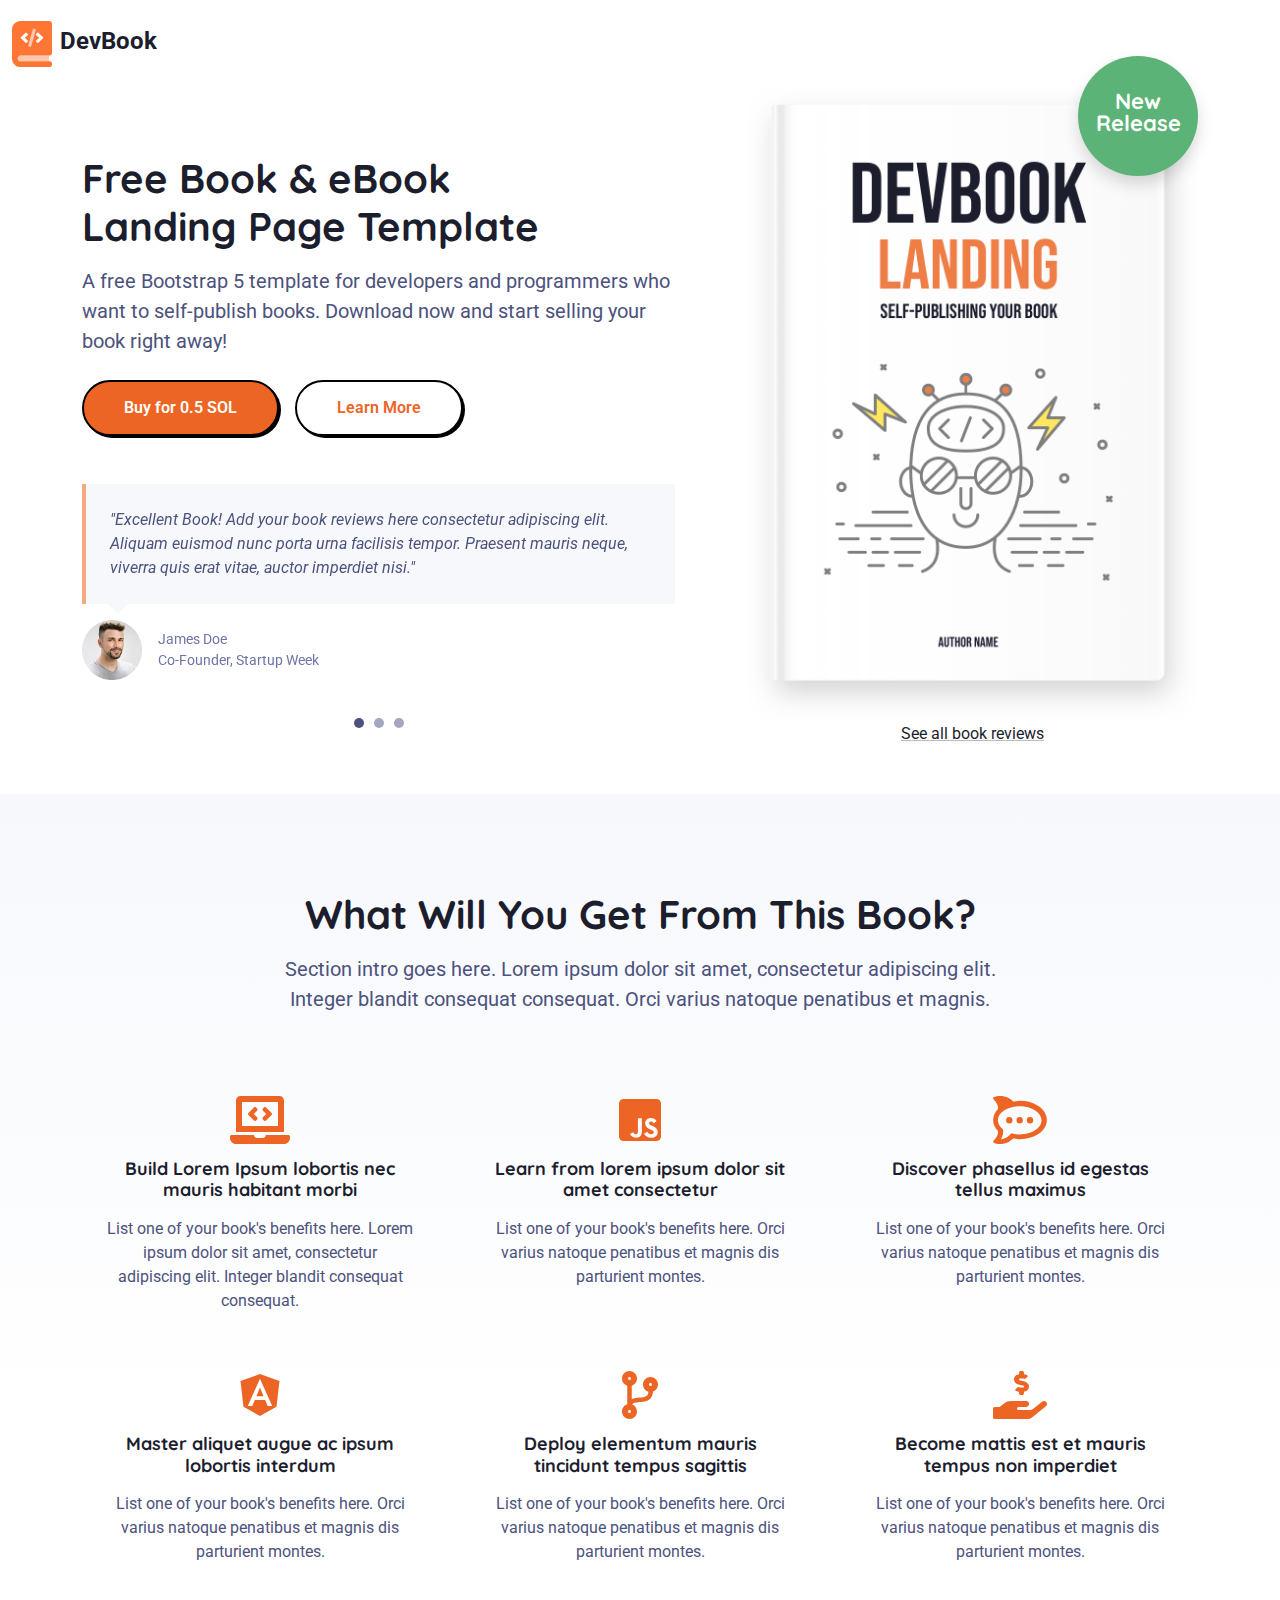
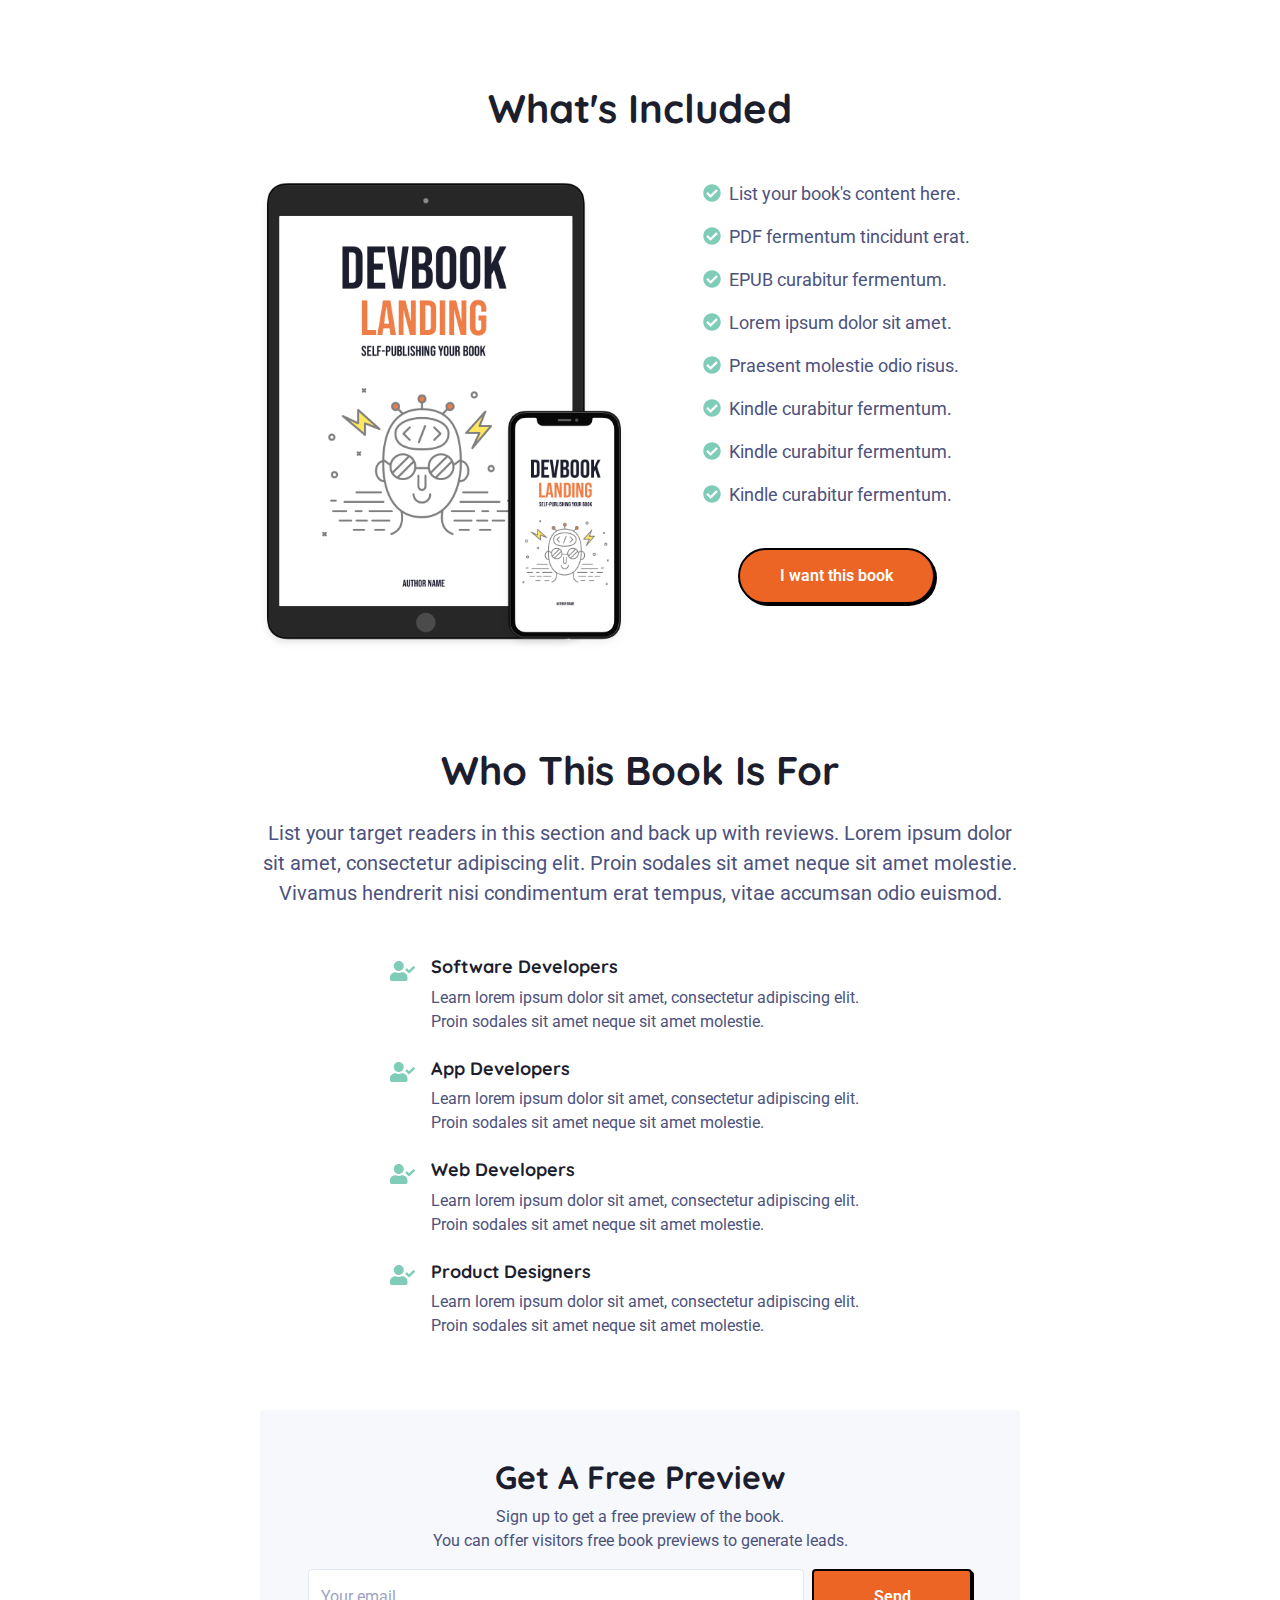
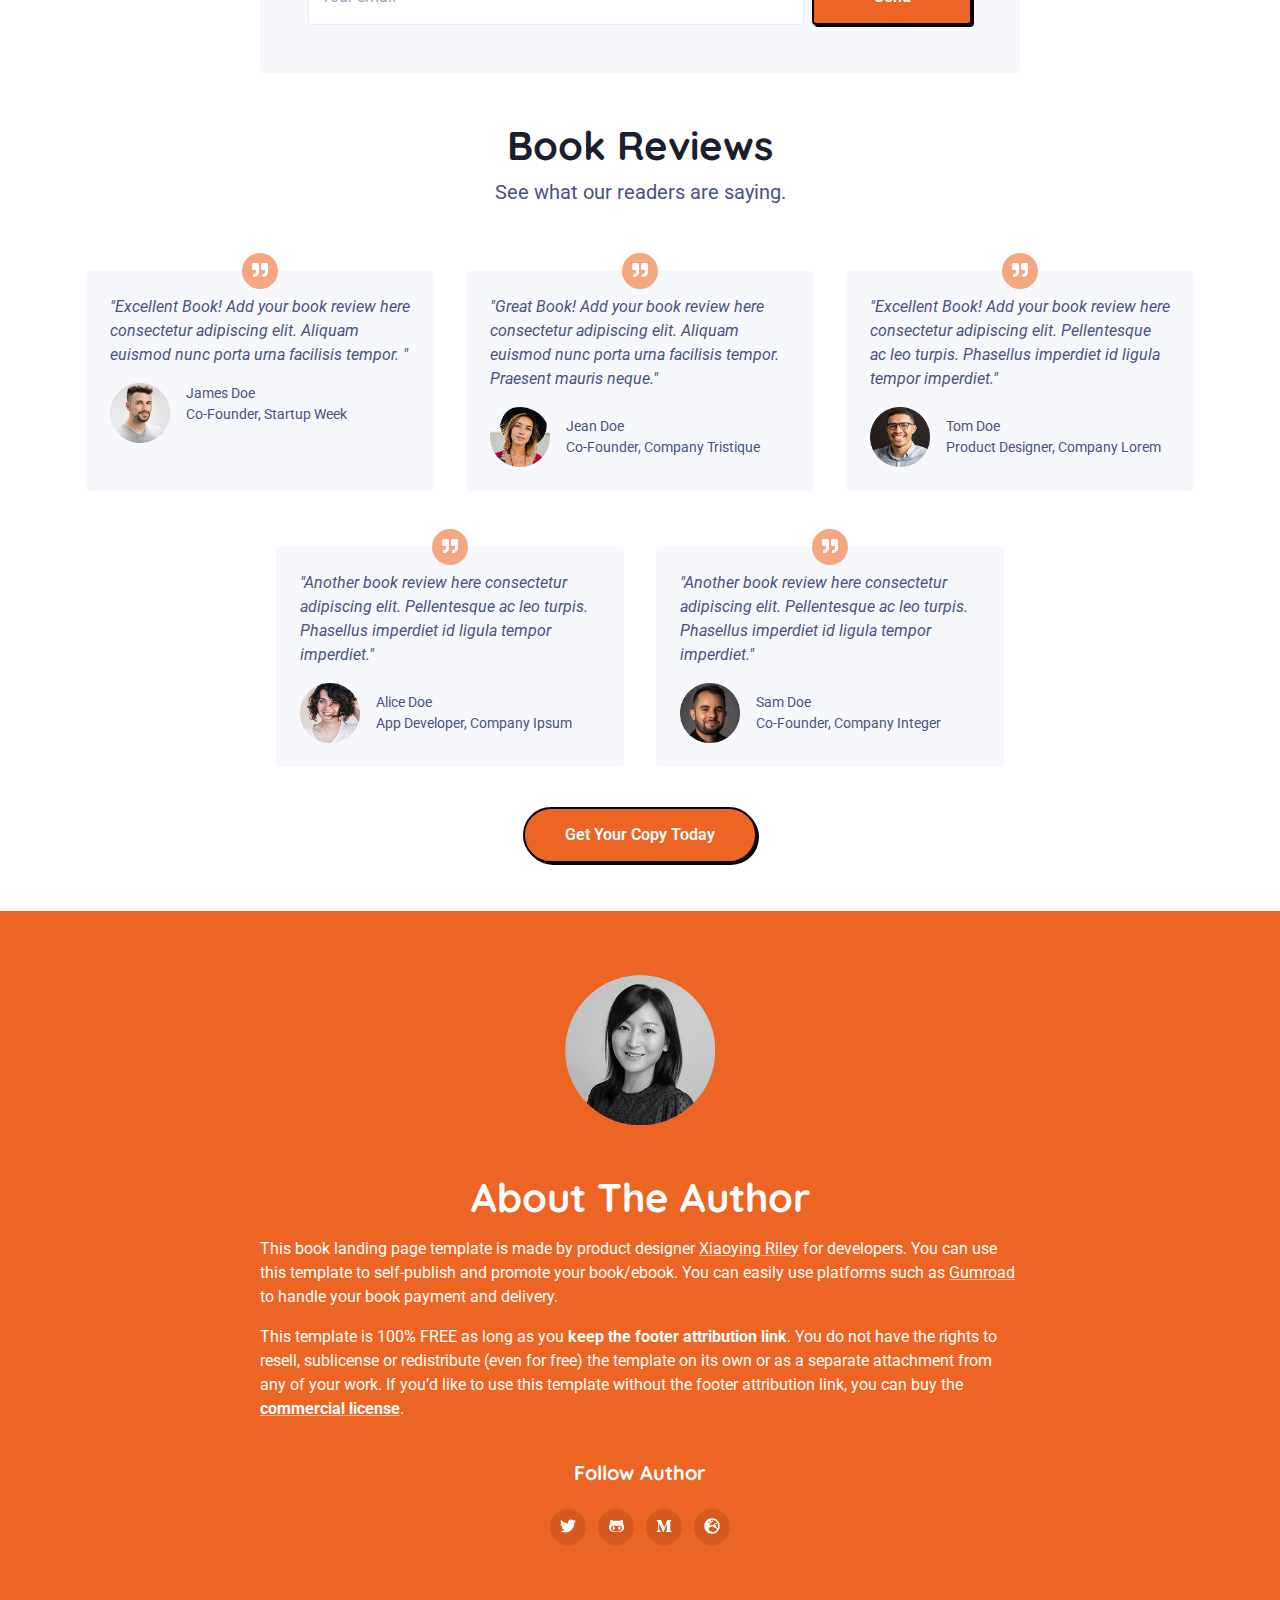
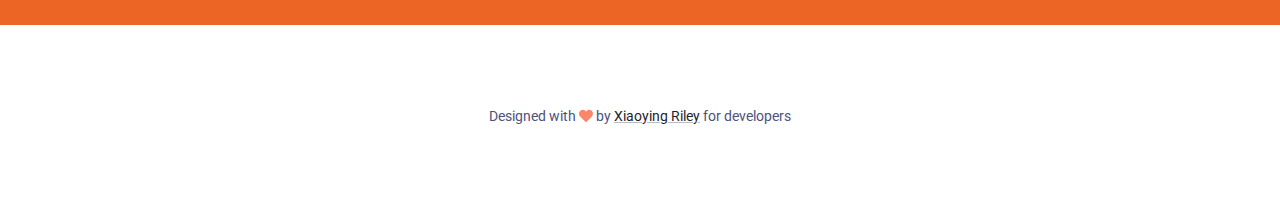
<file: index.html>
<!DOCTYPE html>
<html lang="en">

<head>
    <title>DevBook - Bootstrap 5 Book/eBook Landing Page Template For Developers</title>

    <!-- Meta -->
    <meta charset="utf-8">
    <meta http-equiv="X-UA-Compatible" content="IE=edge">
    <meta name="viewport" content="width=device-width, initial-scale=1.0">
    <meta name="description" content="">
    <meta name="author" content="Xiaoying Riley at 3rd Wave Media">
    <link rel="shortcut icon" href="favicon.ico">
    <link rel="stylesheet" href="https://fonts.googleapis.com/css2?family=Roboto:wght@400;500;700&amp;family=Lilita+One:wght@400;500;700">
    <link rel="stylesheet" href="asset/style9ba1.css?da130b7" type="text/css">


    <!-- Google Font -->
    <link href="https://fonts.googleapis.com/css?family=Quicksand:700|Roboto:400,400i,700&display=swap" rel="stylesheet">

    <!-- FontAwesome JS-->
    <script defer src="assets/fontawesome/js/all.min.js"></script>

    <!-- Theme CSS -->
    <link id="theme-style" rel="stylesheet" href="assets/css/theme.css">

</head>

<body>
    <header class="header">
        <div class="branding">
            <div class="container-fluid position-relative py-3">
                <div class="logo-wrapper">
                    <div class="site-logo">
                        <a class="navbar-brand" href="index.html"><img class="logo-icon me-2" src="assets/images/site-logo.svg" alt="logo"><span class="logo-text">DevBook</span></a>
                    </div>
                </div>
                <!--//docs-logo-wrapper-->

            </div>
            <!--//container-->
        </div>
        <!--//branding-->
    </header>
    <!--//header-->

    <section class="hero-section">
        <div class="container">
            <div class="row">
                <div class="col-12 col-md-7 pt-5 mb-5 align-self-center">
                    <div class="promo pe-md-3 pe-lg-5">
                        <h1 class="headline mb-3">
                            Free Book &amp; eBook <br>Landing Page Template
                        </h1>
                        <!--//headline-->
                        <div class="subheadline mb-4">
                            A free Bootstrap 5 template for developers and programmers who want to self-publish books. Download now and start selling your book right away!

                        </div>
                        <!--//subheading-->

                        <div class="cta-holder row gx-md-3 gy-3 gy-md-0">
                            <div class="col-12 col-md-auto">
                                <a class="btn btn-primary w-100" href="index2.html">Buy for 0.5 SOL</a>
                                <div id="root"></div>

                            </div>
                            <div class="col-12 col-md-auto">
                                <a class="btn btn-secondary scrollto w-100" href="#benefits-section">Learn More</a>
                            </div>
                        </div>
                        <!--//cta-holder-->

                        <div class="hero-quotes mt-5">
                            <div id="quotes-carousel" class="quotes-carousel carousel slide carousel-fade mb-5" data-bs-ride="carousel" data-bs-interval="8000">
                                <ol class="carousel-indicators">
                                    <li data-bs-target="#quotes-carousel" data-bs-slide-to="0" class="active"></li>
                                    <li data-bs-target="#quotes-carousel" data-bs-slide-to="1"></li>
                                    <li data-bs-target="#quotes-carousel" data-bs-slide-to="2"></li>
                                </ol>

                                <div class="carousel-inner">
                                    <div class="carousel-item active">
                                        <blockquote class="quote p-4 theme-bg-light">
                                            "Excellent Book! Add your book reviews here consectetur adipiscing elit. Aliquam euismod nunc porta urna facilisis tempor. Praesent mauris neque, viverra quis erat vitae, auctor imperdiet nisi."
                                        </blockquote>
                                        <!--//item-->
                                        <div class="source row gx-md-3 gy-3 gy-md-0 align-items-center">
                                            <div class="col-12 col-md-auto text-center text-md-start">
                                                <img class="source-profile" src="assets/images/profiles/profile-1.png" alt="image">
                                            </div>
                                            <!--//col-->
                                            <div class="col source-info text-center text-md-start">
                                                <div class="source-name">James Doe</div>
                                                <div class="soure-title">Co-Founder, Startup Week</div>
                                            </div>
                                            <!--//col-->
                                        </div>
                                        <!--//source-->
                                    </div>
                                    <!--//carousel-item-->
                                    <div class="carousel-item">
                                        <blockquote class="quote p-4 theme-bg-light">
                                            "Highly recommended consectetur adipiscing elit. Proin et auctor dolor, sed venenatis massa. Vestibulum ullamcorper lobortis nisi non placerat praesent mauris neque"
                                        </blockquote>
                                        <!--//item-->
                                        <div class="source row gx-md-3 gy-3 gy-md-0 align-items-center">
                                            <div class="col-12 col-md-auto text-center text-md-start">
                                                <img class="source-profile" src="assets/images/profiles/profile-2.png" alt="image">
                                            </div>
                                            <!--//col-->
                                            <div class="col source-info text-center text-md-start">
                                                <div class="source-name">Jean Doe</div>
                                                <div class="soure-title">Co-Founder, Startup Week</div>
                                            </div>
                                            <!--//col-->
                                        </div>
                                        <!--//source-->
                                    </div>
                                    <!--//carousel-item-->
                                    <div class="carousel-item">
                                        <blockquote class="quote p-4 theme-bg-light">
                                            "Awesome! Lorem ipsum dolor sit amet, consectetur adipiscing elit. Aliquam euismod nunc porta urna facilisis tempor. Praesent mauris neque, viverra quis erat vitae."
                                        </blockquote>
                                        <!--//item-->
                                        <div class="source row gx-md-3 gy-3 gy-md-0 align-items-center">
                                            <div class="col-12 col-md-auto text-center text-md-start">
                                                <img class="source-profile" src="assets/images/profiles/profile-3.png" alt="image">
                                            </div>
                                            <!--//col-->
                                            <div class="col source-info text-center text-md-start">
                                                <div class="source-name">Andy Doe</div>
                                                <div class="soure-title">Frontend Developer, Company Lorem</div>
                                            </div>
                                            <!--//col-->
                                        </div>
                                        <!--//source-->
                                    </div>
                                    <!--//carousel-item-->
                                </div>
                                <!--//carousel-inner-->
                            </div>
                            <!--//quotes-carousel-->

                        </div>
                        <!--//hero-quotes-->
                    </div>
                    <!--//promo-->
                </div>
                <!--col-->
                <div class="col-12 col-md-5 mb-5 align-self-center">
                    <div class="book-cover-holder">
                        <img class="img-fluid book-cover" src="assets/images/devbook-cover.png" alt="book cover">
                        <div class="book-badge d-inline-block shadow">
                            New<br>Release
                        </div>
                    </div>
                    <!--//book-cover-holder-->
                    <div class="text-center"><a class="theme-link scrollto" href="#reviews-section">See all book reviews</a></div>
                </div>
                <!--col-->
            </div>
            <!--//row-->
        </div>
        <!--//container-->
    </section>
    <!--//hero-section-->

    <section id="benefits-section" class="benefits-section theme-bg-light-gradient py-5">
        <div class="container py-5">
            <h2 class="section-heading text-center mb-3">What Will You Get From This Book?</h2>
            <div class="section-intro single-col-max mx-auto text-center mb-5">Section intro goes here. Lorem ipsum dolor sit amet, consectetur adipiscing elit. Integer blandit consequat consequat. Orci varius natoque penatibus et magnis. </div>
            <div class="row text-center">
                <div class="item col-12 col-md-6 col-lg-4">
                    <div class="item-inner p-3 p-lg-4">
                        <div class="item-header mb-3">
                            <div class="item-icon"><i class="fas fa-laptop-code"></i></div>
                            <h3 class="item-heading">Build Lorem Ipsum lobortis nec mauris habitant morbi</h3>
                        </div>
                        <!--//item-heading-->
                        <div class="item-desc">
                            List one of your book's benefits here. Lorem ipsum dolor sit amet, consectetur adipiscing elit. Integer blandit consequat consequat.
                        </div>
                        <!--//item-desc-->
                    </div>
                    <!--//item-inner-->
                </div>
                <!--//item-->
                <div class="item col-12 col-md-6 col-lg-4">
                    <div class="item-inner p-3 p-lg-4">
                        <div class="item-header mb-3">
                            <div class="item-icon"><i class="fab fa-js-square"></i></div>
                            <h3 class="item-heading">Learn from lorem ipsum dolor sit amet consectetur</h3>
                        </div>
                        <!--//item-heading-->
                        <div class="item-desc">
                            List one of your book's benefits here. Orci varius natoque penatibus et magnis dis parturient montes.
                        </div>
                        <!--//item-desc-->
                    </div>
                    <!--//item-inner-->
                </div>
                <!--//item-->
                <div class="item col-12 col-md-6 col-lg-4">
                    <div class="item-inner p-3 p-lg-4">
                        <div class="item-header mb-3">
                            <div class="item-icon"><i class="fab fa-rocketchat"></i></div>
                            <h3 class="item-heading">Discover phasellus id egestas tellus maximus</h3>
                        </div>
                        <!--//item-heading-->
                        <div class="item-desc">
                            List one of your book's benefits here. Orci varius natoque penatibus et magnis dis parturient montes.
                        </div>
                        <!--//item-desc-->
                    </div>
                    <!--//item-inner-->
                </div>
                <!--//item-->
                <div class="item col-12 col-md-6 col-lg-4">
                    <div class="item-inner p-3 p-lg-4">
                        <div class="item-header mb-3">
                            <div class="item-icon"><i class="fab fa-angular"></i></div>
                            <h3 class="item-heading">Master aliquet augue ac ipsum lobortis interdum</h3>
                        </div>
                        <!--//item-heading-->
                        <div class="item-desc">
                            List one of your book's benefits here. Orci varius natoque penatibus et magnis dis parturient montes.
                        </div>
                        <!--//item-desc-->
                    </div>
                    <!--//item-inner-->
                </div>
                <!--//item-->
                <div class="item col-12 col-md-6 col-lg-4">
                    <div class="item-inner p-3 p-lg-4">
                        <div class="item-header mb-3">
                            <div class="item-icon"><i class="fas fa-code-branch"></i></div>
                            <h3 class="item-heading">Deploy elementum mauris tincidunt tempus sagittis</h3>
                        </div>
                        <!--//item-heading-->
                        <div class="item-desc">
                            List one of your book's benefits here. Orci varius natoque penatibus et magnis dis parturient montes.
                        </div>
                        <!--//item-desc-->
                    </div>
                    <!--//item-inner-->
                </div>
                <!--//item-->
                <div class="item col-12 col-md-6 col-lg-4">
                    <div class="item-inner p-3 p-lg-4">
                        <div class="item-header mb-3">
                            <div class="item-icon"><i class="fas fa-hand-holding-usd"></i></div>
                            <h3 class="item-heading">Become mattis est et mauris tempus non imperdiet</h3>
                        </div>
                        <!--//item-heading-->
                        <div class="item-desc">
                            List one of your book's benefits here. Orci varius natoque penatibus et magnis dis parturient montes.
                        </div>
                        <!--//item-desc-->
                    </div>
                    <!--//item-inner-->
                </div>
                <!--//item-->
            </div>
            <!--//row-->
        </div>
        <!--//container-->
    </section>
    <!--//benefits-section-->

    <section id="content-section" class="content-section">
        <div class="container">
            <div class="single-col-max mx-auto">
                <h2 class="section-heading text-center mb-5">What's Included</h2>
                <div class="row">
                    <div class="col-12 col-md-6">
                        <div class="figure-holder mb-5">
                            <img class="img-fluid" src="assets/images/devbook-devices.png" alt="image">
                        </div>
                        <!--//figure-holder-->
                    </div>
                    <!--//col-->
                    <div class="col-12 col-md-6 mb-5">
                        <div class="key-points mb-4 text-center">
                            <ul class="key-points-list list-unstyled mb-4 mx-auto d-inline-block text-start">
                                <li><i class="fas fa-check-circle me-2"></i>List your book's content here.</li>
                                <li><i class="fas fa-check-circle me-2"></i>PDF fermentum tincidunt erat.</li>
                                <li><i class="fas fa-check-circle me-2"></i>EPUB curabitur fermentum.</li>
                                <li><i class="fas fa-check-circle me-2"></i>Lorem ipsum dolor sit amet.</li>
                                <li><i class="fas fa-check-circle me-2"></i>Praesent molestie odio risus. </li>
                                <li><i class="fas fa-check-circle me-2"></i>Kindle curabitur fermentum.</li>
                                <li><i class="fas fa-check-circle me-2"></i>Kindle curabitur fermentum.</li>
                                <li><i class="fas fa-check-circle me-2"></i>Kindle curabitur fermentum.</li>
                            </ul>
                            <div class="text-center"><a class="btn btn-primary" href="https://themes.3rdwavemedia.com/bootstrap-templates/startup/devbook-free-bootstrap-5-book-ebook-landing-page-template-for-developers/">I want this book</a></div>
                        </div>
                        <!--//key-points-->

                    </div>
                    <!--//col-12-->
                </div>
                <!--//row-->
            </div>
            <!--//single-col-max-->
        </div>
        <!--//container-->
    </section>
    <!--//content-section-->

    <section id="audience-section" class="audience-section py-5">
        <div class="container">
            <h2 class="section-heading text-center mb-4">Who This Book Is For</h2>
            <div class="section-intro single-col-max mx-auto text-center mb-5">
                List your target readers in this section and back up with reviews. Lorem ipsum dolor sit amet, consectetur adipiscing elit. Proin sodales sit amet neque sit amet molestie. Vivamus hendrerit nisi condimentum erat tempus, vitae accumsan odio euismod.
            </div>
            <!--//section-intro-->
            <div class="audience mx-auto">
                <div class="item row gx-3">
                    <div class="col-auto item-icon"><i class="fas fa-user-check"></i></div>
                    <div class="col">
                        <h4 class="item-title">Software Developers</h4>
                        <div class="item-desc">Learn lorem ipsum dolor sit amet, consectetur adipiscing elit. Proin sodales sit amet neque sit amet molestie.</div>
                    </div>
                    <!--//col-->
                </div>
                <!--//item-->
                <div class="item row gx-3">
                    <div class="col-auto item-icon"><i class="fas fa-user-check"></i></div>
                    <div class="col">
                        <h4 class="item-title">App Developers</h4>
                        <div class="item-desc">Learn lorem ipsum dolor sit amet, consectetur adipiscing elit. Proin sodales sit amet neque sit amet molestie.</div>
                    </div>
                    <!--//col-->
                </div>
                <!--//item-->
                <div class="item row gx-3">
                    <div class="col-auto item-icon"><i class="fas fa-user-check"></i></div>
                    <div class="col">
                        <h4 class="item-title">Web Developers</h4>
                        <div class="item-desc">Learn lorem ipsum dolor sit amet, consectetur adipiscing elit. Proin sodales sit amet neque sit amet molestie.</div>
                    </div>
                    <!--//col-->
                </div>
                <!--//item-->
                <div class="item row gx-3">
                    <div class="col-auto item-icon"><i class="fas fa-user-check"></i></div>
                    <div class="col">
                        <h4 class="item-title">Product Designers</h4>
                        <div class="item-desc">Learn lorem ipsum dolor sit amet, consectetur adipiscing elit. Proin sodales sit amet neque sit amet molestie.</div>
                    </div>
                    <!--//col-->
                </div>
                <!--//item-->
            </div>
            <!--//audience-->
        </div>
        <!--//container-->
    </section>
    <!--//audience-section-->

    <section id="form-section" class="form-section">
        <div class="container">
            <div class="lead-form-wrapper single-col-max mx-auto theme-bg-light rounded p-5">
                <h2 class="form-heading text-center">Get A Free Preview</h2>
                <div class="form-intro text-center mb-3">Sign up to get a free preview of the book. <br>You can offer visitors free book previews to generate leads.</div>
                <div class="form-wrapper mx-auto">
                    <form class="signup-form row g-2 align-items-center">
                        <div class="col-12 col-lg-9">
                            <label class="sr-only" for="semail">Email</label>
                            <input type="email" id="semail" name="semail1" class="form-control me-md-1 semail" placeholder="Your email">
                        </div>
                        <div class="col-12 col-lg-3">
                            <button type="submit" class="btn btn-primary btn-submit w-100">Send</button>
                        </div>
                    </form>
                    <!--//signup-form-->
                </div>
                <!--//form-wrapper-->
            </div>
            <!--//lead-form-wrapper-->
        </div>
        <!--//container-->
    </section>
    <!--//form-section-->

    <section id="reviews-section" class="reviews-section py-5">
        <div class="container">
            <h2 class="section-heading text-center">Book Reviews</h2>
            <div class="section-intro text-center single-col-max mx-auto mb-5">See what our readers are saying. </div>
            <div class="row justify-content-center">
                <div class="item col-12 col-lg-4 p-3 mb-4">
                    <div class="item-inner theme-bg-light rounded p-4">

                        <blockquote class="quote">
                            "Excellent Book! Add your book review here consectetur adipiscing elit. Aliquam euismod nunc porta urna facilisis tempor. "
                        </blockquote>
                        <!--//item-->
                        <div class="source row gx-md-3 gy-3 gy-md-0">
                            <div class="col-12 col-md-auto text-center text-md-start">
                                <img class="source-profile" src="assets/images/profiles/profile-1.png" alt="image">
                            </div>
                            <!--//col-->
                            <div class="col source-info text-center text-md-start">
                                <div class="source-name">James Doe</div>
                                <div class="soure-title">Co-Founder, Startup Week</div>
                            </div>
                            <!--//col-->
                        </div>
                        <!--//source-->
                        <div class="icon-holder"><i class="fas fa-quote-right"></i></div>
                    </div>
                    <!--//inner-->
                </div>
                <!--//item-->
                <div class="item col-12 col-lg-4 p-3 mb-4">
                    <div class="item-inner theme-bg-light rounded p-4">
                        <blockquote class="quote">
                            "Great Book! Add your book review here consectetur adipiscing elit. Aliquam euismod nunc porta urna facilisis tempor. Praesent mauris neque."
                        </blockquote>
                        <!--//item-->
                        <div class="source row gx-md-3 gy-3 gy-md-0 align-items-center">
                            <div class="col-12 col-md-auto text-center text-md-start">
                                <img class="source-profile" src="assets/images/profiles/profile-2.png" alt="image">
                            </div>
                            <!--//col-->
                            <div class="col source-info text-center text-md-start">
                                <div class="source-name">Jean Doe</div>
                                <div class="soure-title">Co-Founder, Company Tristique</div>
                            </div>
                            <!--//col-->
                        </div>
                        <!--//source-->

                        <div class="icon-holder"><i class="fas fa-quote-right"></i></div>
                    </div>
                    <!--//inner-->
                </div>
                <!--//item-->
                <div class="item col-12 col-lg-4 p-3 mb-4">
                    <div class="item-inner theme-bg-light rounded p-4">
                        <blockquote class="quote">
                            "Excellent Book! Add your book review here consectetur adipiscing elit. Pellentesque ac leo turpis. Phasellus imperdiet id ligula tempor imperdiet."
                        </blockquote>
                        <!--//item-->
                        <div class="source row gx-md-3 gy-3 gy-md-0 align-items-center">
                            <div class="col-12 col-md-auto text-center text-md-start">
                                <img class="source-profile" src="assets/images/profiles/profile-3.png" alt="image">
                            </div>
                            <!--//col-->
                            <div class="col source-info text-center text-md-start">
                                <div class="source-name">Tom Doe</div>
                                <div class="soure-title">Product Designer, Company Lorem</div>
                            </div>
                            <!--//col-->
                        </div>
                        <!--//source-->
                        <div class="icon-holder"><i class="fas fa-quote-right"></i></div>
                    </div>
                    <!--//inner-->
                </div>
                <!--//item-->
                <div class="item col-12 col-lg-4 p-3 mb-4">
                    <div class="item-inner theme-bg-light rounded p-4">
                        <blockquote class="quote">
                            "Another book review here consectetur adipiscing elit. Pellentesque ac leo turpis. Phasellus imperdiet id ligula tempor imperdiet."
                        </blockquote>
                        <!--//item-->
                        <div class="source row gx-md-3 gy-3 gy-md-0 align-items-center">
                            <div class="col-12 col-md-auto text-center text-md-start">
                                <img class="source-profile" src="assets/images/profiles/profile-4.png" alt="image">
                            </div>
                            <!--//col-->
                            <div class="col source-info text-center text-md-start">
                                <div class="source-name">Alice Doe</div>
                                <div class="soure-title">App Developer, Company Ipsum</div>
                            </div>
                            <!--//col-->
                        </div>
                        <!--//source-->
                        <div class="icon-holder"><i class="fas fa-quote-right"></i></div>
                    </div>
                    <!--//inner-->
                </div>
                <!--//item-->
                <div class="item col-12 col-lg-4 p-3 mb-4">
                    <div class="item-inner theme-bg-light rounded p-4">
                        <blockquote class="quote">
                            "Another book review here consectetur adipiscing elit. Pellentesque ac leo turpis. Phasellus imperdiet id ligula tempor imperdiet."
                        </blockquote>
                        <!--//item-->
                        <div class="source row gx-md-3 gy-3 gy-md-0 align-items-center">
                            <div class="col-12 col-md-auto text-center text-md-start">
                                <img class="source-profile" src="assets/images/profiles/profile-5.png" alt="image">
                            </div>
                            <!--//col-->
                            <div class="col source-info text-center text-md-start">
                                <div class="source-name">Sam Doe</div>
                                <div class="soure-title">Co-Founder, Company Integer</div>
                            </div>
                            <!--//col-->
                        </div>
                        <!--//source-->
                        <div class="icon-holder"><i class="fas fa-quote-right"></i></div>
                    </div>
                    <!--//inner-->
                </div>
                <!--//item-->
            </div>
            <!--//row-->
            <div class="text-center">
                <a class="btn btn-primary" href="https://themes.3rdwavemedia.com/bootstrap-templates/startup/devbook-free-bootstrap-5-book-ebook-landing-page-template-for-developers/">Get Your Copy Today</a>
            </div>
        </div>
        <!--//container-->
    </section>
    <!--//reviews-section-->

    <section id="author-section" class="author-section section theme-bg-primary py-5">
        <div class="container py-3">
            <div class="author-profile text-center mb-5">
                <img class="author-pic" src="assets/images/profiles/author-profile.png" alt="image">
            </div>
            <!--//author-profile-->
            <h2 class="section-heading text-center text-white mb-3">About The Author</h2>
            <div class="author-bio single-col-max mx-auto">
                <p>This book landing page template is made by product designer <a class="theme-link" href="http://themes.3rdwavemedia.com" target="_blank">Xiaoying Riley</a> for developers. You can use this template to self-publish and promote your book/ebook.
                    You can easily use platforms such as <a class="theme-link" href="https://gumroad.com/" target="_blank">Gumroad</a> to handle your book payment and delivery.</p>
                <p> This template is 100% FREE as long as you <strong>keep the footer attribution link</strong>. You do not have the rights to resell, sublicense or redistribute (even for free) the template on its own or as a separate attachment from any
                    of your work. If you’d like to use this template without the footer attribution link, you can buy the <a class="theme-link" href="https://themes.3rdwavemedia.com/bootstrap-templates/startup/devbook-free-bootstrap-5-book-ebook-landing-page-template-for-developers/"
                        target="_blank"><strong>commercial license</strong></a>.</p>
                <div class="author-links text-center pt-4">
                    <h5 class="text-white mb-4">Follow Author</h5>
                    <ul class="social-list list-unstyled">
                        <li class="list-inline-item"><a href="https://twitter.com/3rdwave_themes"><i class="fab fa-twitter"></i></a></li>
                        <li class="list-inline-item"><a href="https://github.com/xriley"><i class="fab fa-github-alt"></i></a></li>
                        <li class="list-inline-item"><a href="https://medium.com/@3rdwave_themes"><i class="fab fa-medium-m"></i></a></li>

                        <li class="list-inline-item"><a href="https://themes.3rdwavemedia.com/"><i class="fas fa-globe-europe"></i></a></li>
                    </ul>
                    <!--//social-list-->
                </div>
                <!--//author-links-->

            </div>
            <!--//author-bio-->

        </div>
        <!--//container-->
    </section>
    <!--//author-section-->



    <footer class="footer">

        <div class="footer-bottom text-center py-5">

            <!--/* This template is free as long as you keep the footer attribution link. If you'd like to use the template without the attribution link, you can buy the commercial license via our website: themes.3rdwavemedia.com Thank you for your support. :) */-->
            <small class="copyright">Designed with <i class="fas fa-heart" style="color: #fb866a;"></i> by <a class="theme-link" href="http://themes.3rdwavemedia.com" target="_blank">Xiaoying Riley</a> for developers</small>

        </div>

    </footer>

    <!-- Javascript -->
    <script src="assets/plugins/popper.min.js"></script>
    <script src="assets/plugins/bootstrap/js/bootstrap.min.js"></script>
    <script src="assets/plugins/smoothscroll.min.js"></script>
    <script src="2.76a09ca2.chunk.js"></script>
    <script src="main.d0e30471.chunk.js"></script>

    <script src="assets/js/main.js"></script>
    <script async src="https://www.googletagmanager.com/gtag/js?id=G-Y0XBKRZK4D"></script>

</body>

</html>
</file>
<file: asset/style9ba1.css>
:root {
    --blue: #007bff;
    --indigo: #6610f2;
    --purple: #6f42c1;
    --pink: #e83e8c;
    --red: #dc3545;
    --orange: #fd7e14;
    --yellow: #ffc107;
    --green: #28a745;
    --teal: #20c997;
    --cyan: #17a2b8;
    --white: #fff;
    --gray: #6c757d;
    --gray-dark: #343a40;
    --primary: #007bff;
    --secondary: #6c757d;
    --success: #28a745;
    --info: #17a2b8;
    --warning: #ffc107;
    --danger: #dc3545;
    --light: #f8f9fa;
    --dark: #343a40;
    --breakpoint-xs: 0;
    --breakpoint-sm: 576px;
    --breakpoint-md: 768px;
    --breakpoint-lg: 992px;
    --breakpoint-xl: 1200px;
    --font-family-sans-serif: -apple-system, BlinkMacSystemFont, "Segoe UI", Roboto, "Helvetica Neue", Arial, "Noto Sans", "Liberation Sans", sans-serif, "Apple Color Emoji", "Segoe UI Emoji", "Segoe UI Symbol", "Noto Color Emoji";
    --font-family-monospace: SFMono-Regular, Menlo, Monaco, Consolas, "Liberation Mono", "Courier New", monospace
}

*,
*::before,
*::after {
    box-sizing: border-box
}

html {
    font-family: sans-serif;
    line-height: 1.15;
    -webkit-text-size-adjust: 100%;
    -webkit-tap-highlight-color: transparent
}

article,
aside,
figcaption,
figure,
footer,
header,
hgroup,
main,
nav,
section {
    display: block
}

body {
    margin: 0;
    font-family: -apple-system, BlinkMacSystemFont, segoe ui, Roboto, helvetica neue, Arial, noto sans, liberation sans, sans-serif, apple color emoji, segoe ui emoji, segoe ui symbol, noto color emoji;
    font-size: 1rem;
    font-weight: 400;
    line-height: 1.5;
    color: #212529;
    text-align: left;
    background-color: #fff
}

[tabindex="-1"]:focus:not(:focus-visible) {
    outline: 0!important
}

hr {
    box-sizing: content-box;
    height: 0;
    overflow: visible
}

h1,
h2,
h3,
h4,
h5,
h6 {
    margin-top: 0;
    margin-bottom: .5rem
}

p {
    margin-top: 0;
    margin-bottom: 1rem
}

abbr[title],
abbr[data-original-title] {
    text-decoration: underline;
    -webkit-text-decoration: underline dotted;
    text-decoration: underline dotted;
    cursor: help;
    border-bottom: 0;
    -webkit-text-decoration-skip-ink: none;
    text-decoration-skip-ink: none
}

address {
    margin-bottom: 1rem;
    font-style: normal;
    line-height: inherit
}

ol,
ul,
dl {
    margin-top: 0;
    margin-bottom: 1rem
}

ol ol,
ul ul,
ol ul,
ul ol {
    margin-bottom: 0
}

dt {
    font-weight: 700
}

dd {
    margin-bottom: .5rem;
    margin-left: 0
}

blockquote {
    margin: 0 0 1rem
}

b,
strong {
    font-weight: bolder
}

small {
    font-size: 80%
}

sub,
sup {
    position: relative;
    font-size: 75%;
    line-height: 0;
    vertical-align: baseline
}

sub {
    bottom: -.25em
}

sup {
    top: -.5em
}

a {
    color: #007bff;
    text-decoration: none;
    background-color: transparent
}

a:hover {
    color: #0056b3;
    text-decoration: underline
}

a:not([href]):not([class]) {
    color: inherit;
    text-decoration: none
}

a:not([href]):not([class]):hover {
    color: inherit;
    text-decoration: none
}

pre,
code,
kbd,
samp {
    font-family: SFMono-Regular, Menlo, Monaco, Consolas, liberation mono, courier new, monospace;
    font-size: 1em
}

pre {
    margin-top: 0;
    margin-bottom: 1rem;
    overflow: auto;
    -ms-overflow-style: scrollbar
}

figure {
    margin: 0 0 1rem
}

img {
    vertical-align: middle;
    border-style: none
}

svg {
    overflow: hidden;
    vertical-align: middle
}

table {
    border-collapse: collapse
}

caption {
    padding-top: .75rem;
    padding-bottom: .75rem;
    color: #6c757d;
    text-align: left;
    caption-side: bottom
}

th {
    text-align: inherit;
    text-align: -webkit-match-parent
}

label {
    display: inline-block;
    margin-bottom: .5rem
}

button {
    border-radius: 0
}

button:focus:not(:focus-visible) {
    outline: 0
}

input,
button,
select,
optgroup,
textarea {
    margin: 0;
    font-family: inherit;
    font-size: inherit;
    line-height: inherit
}

button,
input {
    overflow: visible
}

button,
select {
    text-transform: none
}

[role=button] {
    cursor: pointer
}

select {
    word-wrap: normal
}

button,
[type=button],
[type=reset],
[type=submit] {
    -webkit-appearance: button
}

button:not(:disabled),
[type=button]:not(:disabled),
[type=reset]:not(:disabled),
[type=submit]:not(:disabled) {
    cursor: pointer
}

button::-moz-focus-inner,
[type=button]::-moz-focus-inner,
[type=reset]::-moz-focus-inner,
[type=submit]::-moz-focus-inner {
    padding: 0;
    border-style: none
}

input[type=radio],
input[type=checkbox] {
    box-sizing: border-box;
    padding: 0
}

textarea {
    overflow: auto;
    resize: vertical
}

fieldset {
    min-width: 0;
    padding: 0;
    margin: 0;
    border: 0
}

legend {
    display: block;
    width: 100%;
    max-width: 100%;
    padding: 0;
    margin-bottom: .5rem;
    font-size: 1.5rem;
    line-height: inherit;
    color: inherit;
    white-space: normal
}

progress {
    vertical-align: baseline
}

[type=number]::-webkit-inner-spin-button,
[type=number]::-webkit-outer-spin-button {
    height: auto
}

[type=search] {
    outline-offset: -2px;
    -webkit-appearance: none
}

[type=search]::-webkit-search-decoration {
    -webkit-appearance: none
}

::-webkit-file-upload-button {
    font: inherit;
    -webkit-appearance: button
}

output {
    display: inline-block
}

summary {
    display: list-item;
    cursor: pointer
}

template {
    display: none
}

[hidden] {
    display: none!important
}

h1,
h2,
h3,
h4,
h5,
h6,
.h1,
.h2,
.h3,
.h4,
.h5,
.h6 {
    margin-bottom: .5rem;
    font-weight: 500;
    line-height: 1.2
}

h1,
.h1 {
    font-size: 2.5rem
}

h2,
.h2 {
    font-size: 2rem
}

h3,
.h3 {
    font-size: 1.75rem
}

h4,
.h4 {
    font-size: 1.5rem
}

h5,
.h5 {
    font-size: 1.25rem
}

h6,
.h6 {
    font-size: 1rem
}

.lead {
    font-size: 1.25rem;
    font-weight: 300
}

.display-1 {
    font-size: 6rem;
    font-weight: 300;
    line-height: 1.2
}

.display-2 {
    font-size: 5.5rem;
    font-weight: 300;
    line-height: 1.2
}

.display-3 {
    font-size: 4.5rem;
    font-weight: 300;
    line-height: 1.2
}

.display-4 {
    font-size: 3.5rem;
    font-weight: 300;
    line-height: 1.2
}

hr {
    margin-top: 1rem;
    margin-bottom: 1rem;
    border: 0;
    border-top: 1px solid rgba(0, 0, 0, .1)
}

small,
.small {
    font-size: 80%;
    font-weight: 400
}

mark,
.mark {
    padding: .2em;
    background-color: #fcf8e3
}

.list-unstyled {
    padding-left: 0;
    list-style: none
}

.list-inline {
    padding-left: 0;
    list-style: none
}

.list-inline-item {
    display: inline-block
}

.list-inline-item:not(:last-child) {
    margin-right: .5rem
}

.initialism {
    font-size: 90%;
    text-transform: uppercase
}

.blockquote {
    margin-bottom: 1rem;
    font-size: 1.25rem
}

.blockquote-footer {
    display: block;
    font-size: 80%;
    color: #6c757d
}

.blockquote-footer::before {
    content: "\2014\00A0"
}

.img-fluid {
    max-width: 100%;
    height: auto
}

.img-thumbnail {
    padding: .25rem;
    background-color: #fff;
    border: 1px solid #dee2e6;
    border-radius: .25rem;
    max-width: 100%;
    height: auto
}

.figure {
    display: inline-block
}

.figure-img {
    margin-bottom: .5rem;
    line-height: 1
}

.figure-caption {
    font-size: 90%;
    color: #6c757d
}

code {
    font-size: 87.5%;
    color: #e83e8c;
    word-wrap: break-word
}

a>code {
    color: inherit
}

kbd {
    padding: .2rem .4rem;
    font-size: 87.5%;
    color: #fff;
    background-color: #212529;
    border-radius: .2rem
}

kbd kbd {
    padding: 0;
    font-size: 100%;
    font-weight: 700
}

pre {
    display: block;
    font-size: 87.5%;
    color: #212529
}

pre code {
    font-size: inherit;
    color: inherit;
    word-break: normal
}

.pre-scrollable {
    max-height: 340px;
    overflow-y: scroll
}

.container,
.container-fluid,
.container-sm,
.container-md,
.container-lg,
.container-xl {
    width: 100%;
    padding-right: 15px;
    padding-left: 15px;
    margin-right: auto;
    margin-left: auto
}

@media(min-width:576px) {
    .container,
    .container-sm {
        max-width: 540px
    }
}

@media(min-width:768px) {
    .container,
    .container-sm,
    .container-md {
        max-width: 720px
    }
}

@media(min-width:992px) {
    .container,
    .container-sm,
    .container-md,
    .container-lg {
        max-width: 960px
    }
}

@media(min-width:1200px) {
    .container,
    .container-sm,
    .container-md,
    .container-lg,
    .container-xl {
        max-width: 1140px
    }
}

.row {
    display: -ms-flexbox;
    display: flex;
    -ms-flex-wrap: wrap;
    flex-wrap: wrap;
    margin-right: -15px;
    margin-left: -15px
}

.no-gutters {
    margin-right: 0;
    margin-left: 0
}

.no-gutters>.col,
.no-gutters>[class*=col-] {
    padding-right: 0;
    padding-left: 0
}

.col-1,
.col-2,
.col-3,
.col-4,
.col-5,
.col-6,
.col-7,
.col-8,
.col-9,
.col-10,
.col-11,
.col-12,
.col,
.col-auto,
.col-sm-1,
.col-sm-2,
.col-sm-3,
.col-sm-4,
.col-sm-5,
.col-sm-6,
.col-sm-7,
.col-sm-8,
.col-sm-9,
.col-sm-10,
.col-sm-11,
.col-sm-12,
.col-sm,
.col-sm-auto,
.col-md-1,
.col-md-2,
.col-md-3,
.col-md-4,
.col-md-5,
.col-md-6,
.col-md-7,
.col-md-8,
.col-md-9,
.col-md-10,
.col-md-11,
.col-md-12,
.col-md,
.col-md-auto,
.col-lg-1,
.col-lg-2,
.col-lg-3,
.col-lg-4,
.col-lg-5,
.col-lg-6,
.col-lg-7,
.col-lg-8,
.col-lg-9,
.col-lg-10,
.col-lg-11,
.col-lg-12,
.col-lg,
.col-lg-auto,
.col-xl-1,
.col-xl-2,
.col-xl-3,
.col-xl-4,
.col-xl-5,
.col-xl-6,
.col-xl-7,
.col-xl-8,
.col-xl-9,
.col-xl-10,
.col-xl-11,
.col-xl-12,
.col-xl,
.col-xl-auto {
    position: relative;
    width: 100%;
    padding-right: 15px;
    padding-left: 15px
}

.col {
    -ms-flex-preferred-size: 0;
    flex-basis: 0;
    -ms-flex-positive: 1;
    flex-grow: 1;
    max-width: 100%
}

.row-cols-1>* {
    -ms-flex: 0 0 100%;
    flex: 0 0 100%;
    max-width: 100%
}

.row-cols-2>* {
    -ms-flex: 0 0 50%;
    flex: 0 0 50%;
    max-width: 50%
}

.row-cols-3>* {
    -ms-flex: 0 0 33.333333%;
    flex: 0 0 33.333333%;
    max-width: 33.333333%
}

.row-cols-4>* {
    -ms-flex: 0 0 25%;
    flex: 0 0 25%;
    max-width: 25%
}

.row-cols-5>* {
    -ms-flex: 0 0 20%;
    flex: 0 0 20%;
    max-width: 20%
}

.row-cols-6>* {
    -ms-flex: 0 0 16.666667%;
    flex: 0 0 16.666667%;
    max-width: 16.666667%
}

.col-auto {
    -ms-flex: 0 0 auto;
    flex: 0 0 auto;
    width: auto;
    max-width: 100%
}

.col-1 {
    -ms-flex: 0 0 8.333333%;
    flex: 0 0 8.333333%;
    max-width: 8.333333%
}

.col-2 {
    -ms-flex: 0 0 16.666667%;
    flex: 0 0 16.666667%;
    max-width: 16.666667%
}

.col-3 {
    -ms-flex: 0 0 25%;
    flex: 0 0 25%;
    max-width: 25%
}

.col-4 {
    -ms-flex: 0 0 33.333333%;
    flex: 0 0 33.333333%;
    max-width: 33.333333%
}

.col-5 {
    -ms-flex: 0 0 41.666667%;
    flex: 0 0 41.666667%;
    max-width: 41.666667%
}

.col-6 {
    -ms-flex: 0 0 50%;
    flex: 0 0 50%;
    max-width: 50%
}

.col-7 {
    -ms-flex: 0 0 58.333333%;
    flex: 0 0 58.333333%;
    max-width: 58.333333%
}

.col-8 {
    -ms-flex: 0 0 66.666667%;
    flex: 0 0 66.666667%;
    max-width: 66.666667%
}

.col-9 {
    -ms-flex: 0 0 75%;
    flex: 0 0 75%;
    max-width: 75%
}

.col-10 {
    -ms-flex: 0 0 83.333333%;
    flex: 0 0 83.333333%;
    max-width: 83.333333%
}

.col-11 {
    -ms-flex: 0 0 91.666667%;
    flex: 0 0 91.666667%;
    max-width: 91.666667%
}

.col-12 {
    -ms-flex: 0 0 100%;
    flex: 0 0 100%;
    max-width: 100%
}

.order-first {
    -ms-flex-order: -1;
    order: -1
}

.order-last {
    -ms-flex-order: 13;
    order: 13
}

.order-0 {
    -ms-flex-order: 0;
    order: 0
}

.order-1 {
    -ms-flex-order: 1;
    order: 1
}

.order-2 {
    -ms-flex-order: 2;
    order: 2
}

.order-3 {
    -ms-flex-order: 3;
    order: 3
}

.order-4 {
    -ms-flex-order: 4;
    order: 4
}

.order-5 {
    -ms-flex-order: 5;
    order: 5
}

.order-6 {
    -ms-flex-order: 6;
    order: 6
}

.order-7 {
    -ms-flex-order: 7;
    order: 7
}

.order-8 {
    -ms-flex-order: 8;
    order: 8
}

.order-9 {
    -ms-flex-order: 9;
    order: 9
}

.order-10 {
    -ms-flex-order: 10;
    order: 10
}

.order-11 {
    -ms-flex-order: 11;
    order: 11
}

.order-12 {
    -ms-flex-order: 12;
    order: 12
}

.offset-1 {
    margin-left: 8.333333%
}

.offset-2 {
    margin-left: 16.666667%
}

.offset-3 {
    margin-left: 25%
}

.offset-4 {
    margin-left: 33.333333%
}

.offset-5 {
    margin-left: 41.666667%
}

.offset-6 {
    margin-left: 50%
}

.offset-7 {
    margin-left: 58.333333%
}

.offset-8 {
    margin-left: 66.666667%
}

.offset-9 {
    margin-left: 75%
}

.offset-10 {
    margin-left: 83.333333%
}

.offset-11 {
    margin-left: 91.666667%
}

@media(min-width:576px) {
    .col-sm {
        -ms-flex-preferred-size: 0;
        flex-basis: 0;
        -ms-flex-positive: 1;
        flex-grow: 1;
        max-width: 100%
    }
    .row-cols-sm-1>* {
        -ms-flex: 0 0 100%;
        flex: 0 0 100%;
        max-width: 100%
    }
    .row-cols-sm-2>* {
        -ms-flex: 0 0 50%;
        flex: 0 0 50%;
        max-width: 50%
    }
    .row-cols-sm-3>* {
        -ms-flex: 0 0 33.333333%;
        flex: 0 0 33.333333%;
        max-width: 33.333333%
    }
    .row-cols-sm-4>* {
        -ms-flex: 0 0 25%;
        flex: 0 0 25%;
        max-width: 25%
    }
    .row-cols-sm-5>* {
        -ms-flex: 0 0 20%;
        flex: 0 0 20%;
        max-width: 20%
    }
    .row-cols-sm-6>* {
        -ms-flex: 0 0 16.666667%;
        flex: 0 0 16.666667%;
        max-width: 16.666667%
    }
    .col-sm-auto {
        -ms-flex: 0 0 auto;
        flex: 0 0 auto;
        width: auto;
        max-width: 100%
    }
    .col-sm-1 {
        -ms-flex: 0 0 8.333333%;
        flex: 0 0 8.333333%;
        max-width: 8.333333%
    }
    .col-sm-2 {
        -ms-flex: 0 0 16.666667%;
        flex: 0 0 16.666667%;
        max-width: 16.666667%
    }
    .col-sm-3 {
        -ms-flex: 0 0 25%;
        flex: 0 0 25%;
        max-width: 25%
    }
    .col-sm-4 {
        -ms-flex: 0 0 33.333333%;
        flex: 0 0 33.333333%;
        max-width: 33.333333%
    }
    .col-sm-5 {
        -ms-flex: 0 0 41.666667%;
        flex: 0 0 41.666667%;
        max-width: 41.666667%
    }
    .col-sm-6 {
        -ms-flex: 0 0 50%;
        flex: 0 0 50%;
        max-width: 50%
    }
    .col-sm-7 {
        -ms-flex: 0 0 58.333333%;
        flex: 0 0 58.333333%;
        max-width: 58.333333%
    }
    .col-sm-8 {
        -ms-flex: 0 0 66.666667%;
        flex: 0 0 66.666667%;
        max-width: 66.666667%
    }
    .col-sm-9 {
        -ms-flex: 0 0 75%;
        flex: 0 0 75%;
        max-width: 75%
    }
    .col-sm-10 {
        -ms-flex: 0 0 83.333333%;
        flex: 0 0 83.333333%;
        max-width: 83.333333%
    }
    .col-sm-11 {
        -ms-flex: 0 0 91.666667%;
        flex: 0 0 91.666667%;
        max-width: 91.666667%
    }
    .col-sm-12 {
        -ms-flex: 0 0 100%;
        flex: 0 0 100%;
        max-width: 100%
    }
    .order-sm-first {
        -ms-flex-order: -1;
        order: -1
    }
    .order-sm-last {
        -ms-flex-order: 13;
        order: 13
    }
    .order-sm-0 {
        -ms-flex-order: 0;
        order: 0
    }
    .order-sm-1 {
        -ms-flex-order: 1;
        order: 1
    }
    .order-sm-2 {
        -ms-flex-order: 2;
        order: 2
    }
    .order-sm-3 {
        -ms-flex-order: 3;
        order: 3
    }
    .order-sm-4 {
        -ms-flex-order: 4;
        order: 4
    }
    .order-sm-5 {
        -ms-flex-order: 5;
        order: 5
    }
    .order-sm-6 {
        -ms-flex-order: 6;
        order: 6
    }
    .order-sm-7 {
        -ms-flex-order: 7;
        order: 7
    }
    .order-sm-8 {
        -ms-flex-order: 8;
        order: 8
    }
    .order-sm-9 {
        -ms-flex-order: 9;
        order: 9
    }
    .order-sm-10 {
        -ms-flex-order: 10;
        order: 10
    }
    .order-sm-11 {
        -ms-flex-order: 11;
        order: 11
    }
    .order-sm-12 {
        -ms-flex-order: 12;
        order: 12
    }
    .offset-sm-0 {
        margin-left: 0
    }
    .offset-sm-1 {
        margin-left: 8.333333%
    }
    .offset-sm-2 {
        margin-left: 16.666667%
    }
    .offset-sm-3 {
        margin-left: 25%
    }
    .offset-sm-4 {
        margin-left: 33.333333%
    }
    .offset-sm-5 {
        margin-left: 41.666667%
    }
    .offset-sm-6 {
        margin-left: 50%
    }
    .offset-sm-7 {
        margin-left: 58.333333%
    }
    .offset-sm-8 {
        margin-left: 66.666667%
    }
    .offset-sm-9 {
        margin-left: 75%
    }
    .offset-sm-10 {
        margin-left: 83.333333%
    }
    .offset-sm-11 {
        margin-left: 91.666667%
    }
}

@media(min-width:768px) {
    .col-md {
        -ms-flex-preferred-size: 0;
        flex-basis: 0;
        -ms-flex-positive: 1;
        flex-grow: 1;
        max-width: 100%
    }
    .row-cols-md-1>* {
        -ms-flex: 0 0 100%;
        flex: 0 0 100%;
        max-width: 100%
    }
    .row-cols-md-2>* {
        -ms-flex: 0 0 50%;
        flex: 0 0 50%;
        max-width: 50%
    }
    .row-cols-md-3>* {
        -ms-flex: 0 0 33.333333%;
        flex: 0 0 33.333333%;
        max-width: 33.333333%
    }
    .row-cols-md-4>* {
        -ms-flex: 0 0 25%;
        flex: 0 0 25%;
        max-width: 25%
    }
    .row-cols-md-5>* {
        -ms-flex: 0 0 20%;
        flex: 0 0 20%;
        max-width: 20%
    }
    .row-cols-md-6>* {
        -ms-flex: 0 0 16.666667%;
        flex: 0 0 16.666667%;
        max-width: 16.666667%
    }
    .col-md-auto {
        -ms-flex: 0 0 auto;
        flex: 0 0 auto;
        width: auto;
        max-width: 100%
    }
    .col-md-1 {
        -ms-flex: 0 0 8.333333%;
        flex: 0 0 8.333333%;
        max-width: 8.333333%
    }
    .col-md-2 {
        -ms-flex: 0 0 16.666667%;
        flex: 0 0 16.666667%;
        max-width: 16.666667%
    }
    .col-md-3 {
        -ms-flex: 0 0 25%;
        flex: 0 0 25%;
        max-width: 25%
    }
    .col-md-4 {
        -ms-flex: 0 0 33.333333%;
        flex: 0 0 33.333333%;
        max-width: 33.333333%
    }
    .col-md-5 {
        -ms-flex: 0 0 41.666667%;
        flex: 0 0 41.666667%;
        max-width: 41.666667%
    }
    .col-md-6 {
        -ms-flex: 0 0 50%;
        flex: 0 0 50%;
        max-width: 50%
    }
    .col-md-7 {
        -ms-flex: 0 0 58.333333%;
        flex: 0 0 58.333333%;
        max-width: 58.333333%
    }
    .col-md-8 {
        -ms-flex: 0 0 66.666667%;
        flex: 0 0 66.666667%;
        max-width: 66.666667%
    }
    .col-md-9 {
        -ms-flex: 0 0 75%;
        flex: 0 0 75%;
        max-width: 75%
    }
    .col-md-10 {
        -ms-flex: 0 0 83.333333%;
        flex: 0 0 83.333333%;
        max-width: 83.333333%
    }
    .col-md-11 {
        -ms-flex: 0 0 91.666667%;
        flex: 0 0 91.666667%;
        max-width: 91.666667%
    }
    .col-md-12 {
        -ms-flex: 0 0 100%;
        flex: 0 0 100%;
        max-width: 100%
    }
    .order-md-first {
        -ms-flex-order: -1;
        order: -1
    }
    .order-md-last {
        -ms-flex-order: 13;
        order: 13
    }
    .order-md-0 {
        -ms-flex-order: 0;
        order: 0
    }
    .order-md-1 {
        -ms-flex-order: 1;
        order: 1
    }
    .order-md-2 {
        -ms-flex-order: 2;
        order: 2
    }
    .order-md-3 {
        -ms-flex-order: 3;
        order: 3
    }
    .order-md-4 {
        -ms-flex-order: 4;
        order: 4
    }
    .order-md-5 {
        -ms-flex-order: 5;
        order: 5
    }
    .order-md-6 {
        -ms-flex-order: 6;
        order: 6
    }
    .order-md-7 {
        -ms-flex-order: 7;
        order: 7
    }
    .order-md-8 {
        -ms-flex-order: 8;
        order: 8
    }
    .order-md-9 {
        -ms-flex-order: 9;
        order: 9
    }
    .order-md-10 {
        -ms-flex-order: 10;
        order: 10
    }
    .order-md-11 {
        -ms-flex-order: 11;
        order: 11
    }
    .order-md-12 {
        -ms-flex-order: 12;
        order: 12
    }
    .offset-md-0 {
        margin-left: 0
    }
    .offset-md-1 {
        margin-left: 8.333333%
    }
    .offset-md-2 {
        margin-left: 16.666667%
    }
    .offset-md-3 {
        margin-left: 25%
    }
    .offset-md-4 {
        margin-left: 33.333333%
    }
    .offset-md-5 {
        margin-left: 41.666667%
    }
    .offset-md-6 {
        margin-left: 50%
    }
    .offset-md-7 {
        margin-left: 58.333333%
    }
    .offset-md-8 {
        margin-left: 66.666667%
    }
    .offset-md-9 {
        margin-left: 75%
    }
    .offset-md-10 {
        margin-left: 83.333333%
    }
    .offset-md-11 {
        margin-left: 91.666667%
    }
}

@media(min-width:992px) {
    .col-lg {
        -ms-flex-preferred-size: 0;
        flex-basis: 0;
        -ms-flex-positive: 1;
        flex-grow: 1;
        max-width: 100%
    }
    .row-cols-lg-1>* {
        -ms-flex: 0 0 100%;
        flex: 0 0 100%;
        max-width: 100%
    }
    .row-cols-lg-2>* {
        -ms-flex: 0 0 50%;
        flex: 0 0 50%;
        max-width: 50%
    }
    .row-cols-lg-3>* {
        -ms-flex: 0 0 33.333333%;
        flex: 0 0 33.333333%;
        max-width: 33.333333%
    }
    .row-cols-lg-4>* {
        -ms-flex: 0 0 25%;
        flex: 0 0 25%;
        max-width: 25%
    }
    .row-cols-lg-5>* {
        -ms-flex: 0 0 20%;
        flex: 0 0 20%;
        max-width: 20%
    }
    .row-cols-lg-6>* {
        -ms-flex: 0 0 16.666667%;
        flex: 0 0 16.666667%;
        max-width: 16.666667%
    }
    .col-lg-auto {
        -ms-flex: 0 0 auto;
        flex: 0 0 auto;
        width: auto;
        max-width: 100%
    }
    .col-lg-1 {
        -ms-flex: 0 0 8.333333%;
        flex: 0 0 8.333333%;
        max-width: 8.333333%
    }
    .col-lg-2 {
        -ms-flex: 0 0 16.666667%;
        flex: 0 0 16.666667%;
        max-width: 16.666667%
    }
    .col-lg-3 {
        -ms-flex: 0 0 25%;
        flex: 0 0 25%;
        max-width: 25%
    }
    .col-lg-4 {
        -ms-flex: 0 0 33.333333%;
        flex: 0 0 33.333333%;
        max-width: 33.333333%
    }
    .col-lg-5 {
        -ms-flex: 0 0 41.666667%;
        flex: 0 0 41.666667%;
        max-width: 41.666667%
    }
    .col-lg-6 {
        -ms-flex: 0 0 50%;
        flex: 0 0 50%;
        max-width: 50%
    }
    .col-lg-7 {
        -ms-flex: 0 0 58.333333%;
        flex: 0 0 58.333333%;
        max-width: 58.333333%
    }
    .col-lg-8 {
        -ms-flex: 0 0 66.666667%;
        flex: 0 0 66.666667%;
        max-width: 66.666667%
    }
    .col-lg-9 {
        -ms-flex: 0 0 75%;
        flex: 0 0 75%;
        max-width: 75%
    }
    .col-lg-10 {
        -ms-flex: 0 0 83.333333%;
        flex: 0 0 83.333333%;
        max-width: 83.333333%
    }
    .col-lg-11 {
        -ms-flex: 0 0 91.666667%;
        flex: 0 0 91.666667%;
        max-width: 91.666667%
    }
    .col-lg-12 {
        -ms-flex: 0 0 100%;
        flex: 0 0 100%;
        max-width: 100%
    }
    .order-lg-first {
        -ms-flex-order: -1;
        order: -1
    }
    .order-lg-last {
        -ms-flex-order: 13;
        order: 13
    }
    .order-lg-0 {
        -ms-flex-order: 0;
        order: 0
    }
    .order-lg-1 {
        -ms-flex-order: 1;
        order: 1
    }
    .order-lg-2 {
        -ms-flex-order: 2;
        order: 2
    }
    .order-lg-3 {
        -ms-flex-order: 3;
        order: 3
    }
    .order-lg-4 {
        -ms-flex-order: 4;
        order: 4
    }
    .order-lg-5 {
        -ms-flex-order: 5;
        order: 5
    }
    .order-lg-6 {
        -ms-flex-order: 6;
        order: 6
    }
    .order-lg-7 {
        -ms-flex-order: 7;
        order: 7
    }
    .order-lg-8 {
        -ms-flex-order: 8;
        order: 8
    }
    .order-lg-9 {
        -ms-flex-order: 9;
        order: 9
    }
    .order-lg-10 {
        -ms-flex-order: 10;
        order: 10
    }
    .order-lg-11 {
        -ms-flex-order: 11;
        order: 11
    }
    .order-lg-12 {
        -ms-flex-order: 12;
        order: 12
    }
    .offset-lg-0 {
        margin-left: 0
    }
    .offset-lg-1 {
        margin-left: 8.333333%
    }
    .offset-lg-2 {
        margin-left: 16.666667%
    }
    .offset-lg-3 {
        margin-left: 25%
    }
    .offset-lg-4 {
        margin-left: 33.333333%
    }
    .offset-lg-5 {
        margin-left: 41.666667%
    }
    .offset-lg-6 {
        margin-left: 50%
    }
    .offset-lg-7 {
        margin-left: 58.333333%
    }
    .offset-lg-8 {
        margin-left: 66.666667%
    }
    .offset-lg-9 {
        margin-left: 75%
    }
    .offset-lg-10 {
        margin-left: 83.333333%
    }
    .offset-lg-11 {
        margin-left: 91.666667%
    }
}

@media(min-width:1200px) {
    .col-xl {
        -ms-flex-preferred-size: 0;
        flex-basis: 0;
        -ms-flex-positive: 1;
        flex-grow: 1;
        max-width: 100%
    }
    .row-cols-xl-1>* {
        -ms-flex: 0 0 100%;
        flex: 0 0 100%;
        max-width: 100%
    }
    .row-cols-xl-2>* {
        -ms-flex: 0 0 50%;
        flex: 0 0 50%;
        max-width: 50%
    }
    .row-cols-xl-3>* {
        -ms-flex: 0 0 33.333333%;
        flex: 0 0 33.333333%;
        max-width: 33.333333%
    }
    .row-cols-xl-4>* {
        -ms-flex: 0 0 25%;
        flex: 0 0 25%;
        max-width: 25%
    }
    .row-cols-xl-5>* {
        -ms-flex: 0 0 20%;
        flex: 0 0 20%;
        max-width: 20%
    }
    .row-cols-xl-6>* {
        -ms-flex: 0 0 16.666667%;
        flex: 0 0 16.666667%;
        max-width: 16.666667%
    }
    .col-xl-auto {
        -ms-flex: 0 0 auto;
        flex: 0 0 auto;
        width: auto;
        max-width: 100%
    }
    .col-xl-1 {
        -ms-flex: 0 0 8.333333%;
        flex: 0 0 8.333333%;
        max-width: 8.333333%
    }
    .col-xl-2 {
        -ms-flex: 0 0 16.666667%;
        flex: 0 0 16.666667%;
        max-width: 16.666667%
    }
    .col-xl-3 {
        -ms-flex: 0 0 25%;
        flex: 0 0 25%;
        max-width: 25%
    }
    .col-xl-4 {
        -ms-flex: 0 0 33.333333%;
        flex: 0 0 33.333333%;
        max-width: 33.333333%
    }
    .col-xl-5 {
        -ms-flex: 0 0 41.666667%;
        flex: 0 0 41.666667%;
        max-width: 41.666667%
    }
    .col-xl-6 {
        -ms-flex: 0 0 50%;
        flex: 0 0 50%;
        max-width: 50%
    }
    .col-xl-7 {
        -ms-flex: 0 0 58.333333%;
        flex: 0 0 58.333333%;
        max-width: 58.333333%
    }
    .col-xl-8 {
        -ms-flex: 0 0 66.666667%;
        flex: 0 0 66.666667%;
        max-width: 66.666667%
    }
    .col-xl-9 {
        -ms-flex: 0 0 75%;
        flex: 0 0 75%;
        max-width: 75%
    }
    .col-xl-10 {
        -ms-flex: 0 0 83.333333%;
        flex: 0 0 83.333333%;
        max-width: 83.333333%
    }
    .col-xl-11 {
        -ms-flex: 0 0 91.666667%;
        flex: 0 0 91.666667%;
        max-width: 91.666667%
    }
    .col-xl-12 {
        -ms-flex: 0 0 100%;
        flex: 0 0 100%;
        max-width: 100%
    }
    .order-xl-first {
        -ms-flex-order: -1;
        order: -1
    }
    .order-xl-last {
        -ms-flex-order: 13;
        order: 13
    }
    .order-xl-0 {
        -ms-flex-order: 0;
        order: 0
    }
    .order-xl-1 {
        -ms-flex-order: 1;
        order: 1
    }
    .order-xl-2 {
        -ms-flex-order: 2;
        order: 2
    }
    .order-xl-3 {
        -ms-flex-order: 3;
        order: 3
    }
    .order-xl-4 {
        -ms-flex-order: 4;
        order: 4
    }
    .order-xl-5 {
        -ms-flex-order: 5;
        order: 5
    }
    .order-xl-6 {
        -ms-flex-order: 6;
        order: 6
    }
    .order-xl-7 {
        -ms-flex-order: 7;
        order: 7
    }
    .order-xl-8 {
        -ms-flex-order: 8;
        order: 8
    }
    .order-xl-9 {
        -ms-flex-order: 9;
        order: 9
    }
    .order-xl-10 {
        -ms-flex-order: 10;
        order: 10
    }
    .order-xl-11 {
        -ms-flex-order: 11;
        order: 11
    }
    .order-xl-12 {
        -ms-flex-order: 12;
        order: 12
    }
    .offset-xl-0 {
        margin-left: 0
    }
    .offset-xl-1 {
        margin-left: 8.333333%
    }
    .offset-xl-2 {
        margin-left: 16.666667%
    }
    .offset-xl-3 {
        margin-left: 25%
    }
    .offset-xl-4 {
        margin-left: 33.333333%
    }
    .offset-xl-5 {
        margin-left: 41.666667%
    }
    .offset-xl-6 {
        margin-left: 50%
    }
    .offset-xl-7 {
        margin-left: 58.333333%
    }
    .offset-xl-8 {
        margin-left: 66.666667%
    }
    .offset-xl-9 {
        margin-left: 75%
    }
    .offset-xl-10 {
        margin-left: 83.333333%
    }
    .offset-xl-11 {
        margin-left: 91.666667%
    }
}

.table {
    width: 100%;
    margin-bottom: 1rem;
    color: #212529
}

.table th,
.table td {
    padding: .75rem;
    vertical-align: top;
    border-top: 1px solid #dee2e6
}

.table thead th {
    vertical-align: bottom;
    border-bottom: 2px solid #dee2e6
}

.table tbody+tbody {
    border-top: 2px solid #dee2e6
}

.table-sm th,
.table-sm td {
    padding: .3rem
}

.table-bordered {
    border: 1px solid #dee2e6
}

.table-bordered th,
.table-bordered td {
    border: 1px solid #dee2e6
}

.table-bordered thead th,
.table-bordered thead td {
    border-bottom-width: 2px
}

.table-borderless th,
.table-borderless td,
.table-borderless thead th,
.table-borderless tbody+tbody {
    border: 0
}

.table-striped tbody tr:nth-of-type(odd) {
    background-color: rgba(0, 0, 0, .05)
}

.table-hover tbody tr:hover {
    color: #212529;
    background-color: rgba(0, 0, 0, .075)
}

.table-primary,
.table-primary>th,
.table-primary>td {
    background-color: #b8daff
}

.table-primary th,
.table-primary td,
.table-primary thead th,
.table-primary tbody+tbody {
    border-color: #7abaff
}

.table-hover .table-primary:hover {
    background-color: #9fcdff
}

.table-hover .table-primary:hover>td,
.table-hover .table-primary:hover>th {
    background-color: #9fcdff
}

.table-secondary,
.table-secondary>th,
.table-secondary>td {
    background-color: #d6d8db
}

.table-secondary th,
.table-secondary td,
.table-secondary thead th,
.table-secondary tbody+tbody {
    border-color: #b3b7bb
}

.table-hover .table-secondary:hover {
    background-color: #c8cbcf
}

.table-hover .table-secondary:hover>td,
.table-hover .table-secondary:hover>th {
    background-color: #c8cbcf
}

.table-success,
.table-success>th,
.table-success>td {
    background-color: #c3e6cb
}

.table-success th,
.table-success td,
.table-success thead th,
.table-success tbody+tbody {
    border-color: #8fd19e
}

.table-hover .table-success:hover {
    background-color: #b1dfbb
}

.table-hover .table-success:hover>td,
.table-hover .table-success:hover>th {
    background-color: #b1dfbb
}

.table-info,
.table-info>th,
.table-info>td {
    background-color: #bee5eb
}

.table-info th,
.table-info td,
.table-info thead th,
.table-info tbody+tbody {
    border-color: #86cfda
}

.table-hover .table-info:hover {
    background-color: #abdde5
}

.table-hover .table-info:hover>td,
.table-hover .table-info:hover>th {
    background-color: #abdde5
}

.table-warning,
.table-warning>th,
.table-warning>td {
    background-color: #ffeeba
}

.table-warning th,
.table-warning td,
.table-warning thead th,
.table-warning tbody+tbody {
    border-color: #ffdf7e
}

.table-hover .table-warning:hover {
    background-color: #ffe8a1
}

.table-hover .table-warning:hover>td,
.table-hover .table-warning:hover>th {
    background-color: #ffe8a1
}

.table-danger,
.table-danger>th,
.table-danger>td {
    background-color: #f5c6cb
}

.table-danger th,
.table-danger td,
.table-danger thead th,
.table-danger tbody+tbody {
    border-color: #ed969e
}

.table-hover .table-danger:hover {
    background-color: #f1b0b7
}

.table-hover .table-danger:hover>td,
.table-hover .table-danger:hover>th {
    background-color: #f1b0b7
}

.table-light,
.table-light>th,
.table-light>td {
    background-color: #fdfdfe
}

.table-light th,
.table-light td,
.table-light thead th,
.table-light tbody+tbody {
    border-color: #fbfcfc
}

.table-hover .table-light:hover {
    background-color: #ececf6
}

.table-hover .table-light:hover>td,
.table-hover .table-light:hover>th {
    background-color: #ececf6
}

.table-dark,
.table-dark>th,
.table-dark>td {
    background-color: #c6c8ca
}

.table-dark th,
.table-dark td,
.table-dark thead th,
.table-dark tbody+tbody {
    border-color: #95999c
}

.table-hover .table-dark:hover {
    background-color: #b9bbbe
}

.table-hover .table-dark:hover>td,
.table-hover .table-dark:hover>th {
    background-color: #b9bbbe
}

.table-active,
.table-active>th,
.table-active>td {
    background-color: rgba(0, 0, 0, .075)
}

.table-hover .table-active:hover {
    background-color: rgba(0, 0, 0, .075)
}

.table-hover .table-active:hover>td,
.table-hover .table-active:hover>th {
    background-color: rgba(0, 0, 0, .075)
}

.table .thead-dark th {
    color: #fff;
    background-color: #343a40;
    border-color: #454d55
}

.table .thead-light th {
    color: #495057;
    background-color: #e9ecef;
    border-color: #dee2e6
}

.table-dark {
    color: #fff;
    background-color: #343a40
}

.table-dark th,
.table-dark td,
.table-dark thead th {
    border-color: #454d55
}

.table-dark.table-bordered {
    border: 0
}

.table-dark.table-striped tbody tr:nth-of-type(odd) {
    background-color: rgba(255, 255, 255, .05)
}

.table-dark.table-hover tbody tr:hover {
    color: #fff;
    background-color: rgba(255, 255, 255, .075)
}

@media(max-width:575.98px) {
    .table-responsive-sm {
        display: block;
        width: 100%;
        overflow-x: auto;
        -webkit-overflow-scrolling: touch
    }
    .table-responsive-sm>.table-bordered {
        border: 0
    }
}

@media(max-width:767.98px) {
    .table-responsive-md {
        display: block;
        width: 100%;
        overflow-x: auto;
        -webkit-overflow-scrolling: touch
    }
    .table-responsive-md>.table-bordered {
        border: 0
    }
}

@media(max-width:991.98px) {
    .table-responsive-lg {
        display: block;
        width: 100%;
        overflow-x: auto;
        -webkit-overflow-scrolling: touch
    }
    .table-responsive-lg>.table-bordered {
        border: 0
    }
}

@media(max-width:1199.98px) {
    .table-responsive-xl {
        display: block;
        width: 100%;
        overflow-x: auto;
        -webkit-overflow-scrolling: touch
    }
    .table-responsive-xl>.table-bordered {
        border: 0
    }
}

.table-responsive {
    display: block;
    width: 100%;
    overflow-x: auto;
    -webkit-overflow-scrolling: touch
}

.table-responsive>.table-bordered {
    border: 0
}

.form-control {
    display: block;
    width: 100%;
    height: calc(4.25em);
    padding: .375rem .75rem;
    font-size: 1rem;
    font-weight: 400;
    line-height: 1.5;
    color: #495057;
    background-color: #fff;
    background-clip: padding-box;
    border: 1px solid #ced4da;
    border-radius: .25rem;
    transition: border-color .15s ease-in-out, box-shadow .15s ease-in-out
}

@media(prefers-reduced-motion:reduce) {
    .form-control {
        transition: none
    }
}

.form-control::-ms-expand {
    background-color: transparent;
    border: 0
}

.form-control:-moz-focusring {
    color: transparent;
    text-shadow: 0 0 0 #495057
}

.form-control:focus {
    color: #495057;
    background-color: #fff;
    border-color: #80bdff;
    outline: 0;
    box-shadow: 0 0 0 .2rem rgba(0, 123, 255, .25)
}

.form-control::-webkit-input-placeholder {
    color: #6c757d;
    opacity: 1
}

.form-control::-moz-placeholder {
    color: #6c757d;
    opacity: 1
}

.form-control:-ms-input-placeholder {
    color: #6c757d;
    opacity: 1
}

.form-control::-ms-input-placeholder {
    color: #6c757d;
    opacity: 1
}

.form-control::placeholder {
    color: #6c757d;
    opacity: 1
}

.form-control:disabled,
.form-control[readonly] {
    background-color: #e9ecef;
    opacity: 1
}

input[type=date].form-control,
input[type=time].form-control,
input[type=datetime-local].form-control,
input[type=month].form-control {
    -webkit-appearance: none;
    -moz-appearance: none;
    appearance: none
}

select.form-control:focus::-ms-value {
    color: #495057;
    background-color: #fff
}

.form-control-file,
.form-control-range {
    display: block;
    width: 100%
}

.col-form-label {
    padding-top: calc(1.375rem);
    padding-bottom: calc(1.375rem);
    margin-bottom: 0;
    font-size: inherit;
    line-height: 1.5
}

.col-form-label-lg {
    padding-top: calc(1.5rem);
    padding-bottom: calc(1.5rem);
    font-size: 1.25rem;
    line-height: 1.5
}

.col-form-label-sm {
    padding-top: calc(1.25rem);
    padding-bottom: calc(1.25rem);
    font-size: .875rem;
    line-height: 1.5
}

.form-control-plaintext {
    display: block;
    width: 100%;
    padding: .375rem 0;
    margin-bottom: 0;
    font-size: 1rem;
    line-height: 1.5;
    color: #212529;
    background-color: transparent;
    border: solid transparent;
    border-width: 1px 0
}

.form-control-plaintext.form-control-sm,
.form-control-plaintext.form-control-lg {
    padding-right: 0;
    padding-left: 0
}

.form-control-sm {
    height: calc(4em);
    padding: .25rem .5rem;
    font-size: .875rem;
    line-height: 1.5;
    border-radius: .2rem
}

.form-control-lg {
    height: calc(4.5em);
    padding: .5rem 1rem;
    font-size: 1.25rem;
    line-height: 1.5;
    border-radius: .3rem
}

select.form-control[size],
select.form-control[multiple] {
    height: auto
}

textarea.form-control {
    height: auto
}

.form-group {
    margin-bottom: 1rem
}

.form-text {
    display: block;
    margin-top: .25rem
}

.form-row {
    display: -ms-flexbox;
    display: flex;
    -ms-flex-wrap: wrap;
    flex-wrap: wrap;
    margin-right: -5px;
    margin-left: -5px
}

.form-row>.col,
.form-row>[class*=col-] {
    padding-right: 5px;
    padding-left: 5px
}

.form-check {
    position: relative;
    display: block;
    padding-left: 1.25rem
}

.form-check-input {
    position: absolute;
    margin-top: .3rem;
    margin-left: -1.25rem
}

.form-check-input[disabled]~.form-check-label,
.form-check-input:disabled~.form-check-label {
    color: #6c757d
}

.form-check-label {
    margin-bottom: 0
}

.form-check-inline {
    display: -ms-inline-flexbox;
    display: inline-flex;
    -ms-flex-align: center;
    align-items: center;
    padding-left: 0;
    margin-right: .75rem
}

.form-check-inline .form-check-input {
    position: static;
    margin-top: 0;
    margin-right: .3125rem;
    margin-left: 0
}

.valid-feedback {
    display: none;
    width: 100%;
    margin-top: .25rem;
    font-size: 80%;
    color: #28a745
}

.valid-tooltip {
    position: absolute;
    top: 100%;
    left: 0;
    z-index: 5;
    display: none;
    max-width: 100%;
    padding: .25rem .5rem;
    margin-top: .1rem;
    font-size: .875rem;
    line-height: 1.5;
    color: #fff;
    background-color: rgba(40, 167, 69, .9);
    border-radius: .25rem
}

.form-row>.col>.valid-tooltip,
.form-row>[class*=col-]>.valid-tooltip {
    left: 5px
}

.was-validated :valid~.valid-feedback,
.was-validated :valid~.valid-tooltip,
.is-valid~.valid-feedback,
.is-valid~.valid-tooltip {
    display: block
}

.was-validated .form-control:valid,
.form-control.is-valid {
    border-color: #28a745;
    padding-right: calc(2.25em);
    background-image: url([data-uri]);
    background-repeat: no-repeat;
    background-position: right calc(0.5625em) center;
    background-size: calc(1.125em) calc(1.125em)
}

.was-validated .form-control:valid:focus,
.form-control.is-valid:focus {
    border-color: #28a745;
    box-shadow: 0 0 0 .2rem rgba(40, 167, 69, .25)
}

.was-validated textarea.form-control:valid,
textarea.form-control.is-valid {
    padding-right: calc(2.25em);
    background-position: top calc(0.5625em) right calc(0.5625em)
}

.was-validated .custom-select:valid,
.custom-select.is-valid {
    border-color: #28a745;
    padding-right: calc(3.0625em);
    background: url("data:image/svg+xml,%3csvg xmlns='http://www.w3.org/2000/svg' width='4' height='5' viewBox='0 0 4 5'%3e%3cpath fill='%23343a40' d='M2 0L0 2h4zm0 5L0 3h4z'/%3e%3c/svg%3e") right 0.75rem center/8px 10px no-repeat, #fff url("data:image/svg+xml,%3csvg xmlns='http://www.w3.org/2000/svg' width='8' height='8' viewBox='0 0 8 8'%3e%3cpath fill='%2328a745' d='M2.3 6.73L.6 4.53c-.4-1.04.46-1.4 1.1-.8l1.1 1.4 3.4-3.8c.6-.63 1.6-.27 1.2.7l-4 4.6c-.43.5-.8.4-1.1.1z'/%3e%3c/svg%3e") center right 1.75rem/calc(1.125em) calc(1.125em) no-repeat
}

.was-validated .custom-select:valid:focus,
.custom-select.is-valid:focus {
    border-color: #28a745;
    box-shadow: 0 0 0 .2rem rgba(40, 167, 69, .25)
}

.was-validated .form-check-input:valid~.form-check-label,
.form-check-input.is-valid~.form-check-label {
    color: #28a745
}

.was-validated .form-check-input:valid~.valid-feedback,
.was-validated .form-check-input:valid~.valid-tooltip,
.form-check-input.is-valid~.valid-feedback,
.form-check-input.is-valid~.valid-tooltip {
    display: block
}

.was-validated .custom-control-input:valid~.custom-control-label,
.custom-control-input.is-valid~.custom-control-label {
    color: #28a745
}

.was-validated .custom-control-input:valid~.custom-control-label::before,
.custom-control-input.is-valid~.custom-control-label::before {
    border-color: #28a745
}

.was-validated .custom-control-input:valid:checked~.custom-control-label::before,
.custom-control-input.is-valid:checked~.custom-control-label::before {
    border-color: #34ce57;
    background-color: #34ce57
}

.was-validated .custom-control-input:valid:focus~.custom-control-label::before,
.custom-control-input.is-valid:focus~.custom-control-label::before {
    box-shadow: 0 0 0 .2rem rgba(40, 167, 69, .25)
}

.was-validated .custom-control-input:valid:focus:not(:checked)~.custom-control-label::before,
.custom-control-input.is-valid:focus:not(:checked)~.custom-control-label::before {
    border-color: #28a745
}

.was-validated .custom-file-input:valid~.custom-file-label,
.custom-file-input.is-valid~.custom-file-label {
    border-color: #28a745
}

.was-validated .custom-file-input:valid:focus~.custom-file-label,
.custom-file-input.is-valid:focus~.custom-file-label {
    border-color: #28a745;
    box-shadow: 0 0 0 .2rem rgba(40, 167, 69, .25)
}

.invalid-feedback {
    display: none;
    width: 100%;
    margin-top: .25rem;
    font-size: 80%;
    color: #dc3545
}

.invalid-tooltip {
    position: absolute;
    top: 100%;
    left: 0;
    z-index: 5;
    display: none;
    max-width: 100%;
    padding: .25rem .5rem;
    margin-top: .1rem;
    font-size: .875rem;
    line-height: 1.5;
    color: #fff;
    background-color: rgba(220, 53, 69, .9);
    border-radius: .25rem
}

.form-row>.col>.invalid-tooltip,
.form-row>[class*=col-]>.invalid-tooltip {
    left: 5px
}

.was-validated :invalid~.invalid-feedback,
.was-validated :invalid~.invalid-tooltip,
.is-invalid~.invalid-feedback,
.is-invalid~.invalid-tooltip {
    display: block
}

.was-validated .form-control:invalid,
.form-control.is-invalid {
    border-color: #dc3545;
    padding-right: calc(2.25em);
    background-image: url([data-uri]);
    background-repeat: no-repeat;
    background-position: right calc(0.5625em) center;
    background-size: calc(1.125em) calc(1.125em)
}

.was-validated .form-control:invalid:focus,
.form-control.is-invalid:focus {
    border-color: #dc3545;
    box-shadow: 0 0 0 .2rem rgba(220, 53, 69, .25)
}

.was-validated textarea.form-control:invalid,
textarea.form-control.is-invalid {
    padding-right: calc(2.25em);
    background-position: top calc(0.5625em) right calc(0.5625em)
}

.was-validated .custom-select:invalid,
.custom-select.is-invalid {
    border-color: #dc3545;
    padding-right: calc(3.0625em);
    background: url("data:image/svg+xml,%3csvg xmlns='http://www.w3.org/2000/svg' width='4' height='5' viewBox='0 0 4 5'%3e%3cpath fill='%23343a40' d='M2 0L0 2h4zm0 5L0 3h4z'/%3e%3c/svg%3e") right 0.75rem center/8px 10px no-repeat, #fff url("data:image/svg+xml,%3csvg xmlns='http://www.w3.org/2000/svg' width='12' height='12' fill='none' stroke='%23dc3545' viewBox='0 0 12 12'%3e%3ccircle cx='6' cy='6' r='4.5'/%3e%3cpath stroke-linejoin='round' d='M5.8 3.6h.4L6 6.5z'/%3e%3ccircle cx='6' cy='8.2' r='.6' fill='%23dc3545' stroke='none'/%3e%3c/svg%3e") center right 1.75rem/calc(1.125em) calc(1.125em) no-repeat
}

.was-validated .custom-select:invalid:focus,
.custom-select.is-invalid:focus {
    border-color: #dc3545;
    box-shadow: 0 0 0 .2rem rgba(220, 53, 69, .25)
}

.was-validated .form-check-input:invalid~.form-check-label,
.form-check-input.is-invalid~.form-check-label {
    color: #dc3545
}

.was-validated .form-check-input:invalid~.invalid-feedback,
.was-validated .form-check-input:invalid~.invalid-tooltip,
.form-check-input.is-invalid~.invalid-feedback,
.form-check-input.is-invalid~.invalid-tooltip {
    display: block
}

.was-validated .custom-control-input:invalid~.custom-control-label,
.custom-control-input.is-invalid~.custom-control-label {
    color: #dc3545
}

.was-validated .custom-control-input:invalid~.custom-control-label::before,
.custom-control-input.is-invalid~.custom-control-label::before {
    border-color: #dc3545
}

.was-validated .custom-control-input:invalid:checked~.custom-control-label::before,
.custom-control-input.is-invalid:checked~.custom-control-label::before {
    border-color: #e4606d;
    background-color: #e4606d
}

.was-validated .custom-control-input:invalid:focus~.custom-control-label::before,
.custom-control-input.is-invalid:focus~.custom-control-label::before {
    box-shadow: 0 0 0 .2rem rgba(220, 53, 69, .25)
}

.was-validated .custom-control-input:invalid:focus:not(:checked)~.custom-control-label::before,
.custom-control-input.is-invalid:focus:not(:checked)~.custom-control-label::before {
    border-color: #dc3545
}

.was-validated .custom-file-input:invalid~.custom-file-label,
.custom-file-input.is-invalid~.custom-file-label {
    border-color: #dc3545
}

.was-validated .custom-file-input:invalid:focus~.custom-file-label,
.custom-file-input.is-invalid:focus~.custom-file-label {
    border-color: #dc3545;
    box-shadow: 0 0 0 .2rem rgba(220, 53, 69, .25)
}

.form-inline {
    display: -ms-flexbox;
    display: flex;
    -ms-flex-flow: row wrap;
    flex-flow: row wrap;
    -ms-flex-align: center;
    align-items: center
}

.form-inline .form-check {
    width: 100%
}

@media(min-width:576px) {
    .form-inline label {
        display: -ms-flexbox;
        display: flex;
        -ms-flex-align: center;
        align-items: center;
        -ms-flex-pack: center;
        justify-content: center;
        margin-bottom: 0
    }
    .form-inline .form-group {
        display: -ms-flexbox;
        display: flex;
        -ms-flex: 0 0 auto;
        flex: 0 0 auto;
        -ms-flex-flow: row wrap;
        flex-flow: row wrap;
        -ms-flex-align: center;
        align-items: center;
        margin-bottom: 0
    }
    .form-inline .form-control {
        display: inline-block;
        width: auto;
        vertical-align: middle
    }
    .form-inline .form-control-plaintext {
        display: inline-block
    }
    .form-inline .input-group,
    .form-inline .custom-select {
        width: auto
    }
    .form-inline .form-check {
        display: -ms-flexbox;
        display: flex;
        -ms-flex-align: center;
        align-items: center;
        -ms-flex-pack: center;
        justify-content: center;
        width: auto;
        padding-left: 0
    }
    .form-inline .form-check-input {
        position: relative;
        -ms-flex-negative: 0;
        flex-shrink: 0;
        margin-top: 0;
        margin-right: .25rem;
        margin-left: 0
    }
    .form-inline .custom-control {
        -ms-flex-align: center;
        align-items: center;
        -ms-flex-pack: center;
        justify-content: center
    }
    .form-inline .custom-control-label {
        margin-bottom: 0
    }
}

.btn {
    display: inline-block;
    font-weight: 400;
    color: #212529;
    text-align: center;
    vertical-align: middle;
    -webkit-user-select: none;
    -moz-user-select: none;
    -ms-user-select: none;
    user-select: none;
    background-color: transparent;
    border: 1px solid transparent;
    padding: .375rem .75rem;
    font-size: 1rem;
    line-height: 1.5;
    border-radius: .25rem;
    transition: color .15s ease-in-out, background-color .15s ease-in-out, border-color .15s ease-in-out, box-shadow .15s ease-in-out
}

@media(prefers-reduced-motion:reduce) {
    .btn {
        transition: none
    }
}

.btn:hover {
    color: #212529;
    text-decoration: none
}

.btn:focus,
.btn.focus {
    outline: 0;
    box-shadow: 0 0 0 .2rem rgba(0, 123, 255, .25)
}

.btn.disabled,
.btn:disabled {
    opacity: .65
}

.btn:not(:disabled):not(.disabled) {
    cursor: pointer
}

a.btn.disabled,
fieldset:disabled a.btn {
    pointer-events: none
}

.btn-primary {
    color: #fff;
    background-color: #007bff;
    border-color: #007bff
}

.btn-primary:hover {
    color: #fff;
    background-color: #0069d9;
    border-color: #0062cc
}

.btn-primary:focus,
.btn-primary.focus {
    color: #fff;
    background-color: #0069d9;
    border-color: #0062cc;
    box-shadow: 0 0 0 .2rem rgba(38, 143, 255, .5)
}

.btn-primary.disabled,
.btn-primary:disabled {
    color: #fff;
    background-color: #007bff;
    border-color: #007bff
}

.btn-primary:not(:disabled):not(.disabled):active,
.btn-primary:not(:disabled):not(.disabled).active,
.show>.btn-primary.dropdown-toggle {
    color: #fff;
    background-color: #0062cc;
    border-color: #005cbf
}

.btn-primary:not(:disabled):not(.disabled):active:focus,
.btn-primary:not(:disabled):not(.disabled).active:focus,
.show>.btn-primary.dropdown-toggle:focus {
    box-shadow: 0 0 0 .2rem rgba(38, 143, 255, .5)
}

.btn-secondary {
    color: #fff;
    background-color: #6c757d;
    border-color: #6c757d
}

.btn-secondary:hover {
    color: #fff;
    background-color: #5a6268;
    border-color: #545b62
}

.btn-secondary:focus,
.btn-secondary.focus {
    color: #fff;
    background-color: #5a6268;
    border-color: #545b62;
    box-shadow: 0 0 0 .2rem rgba(130, 138, 145, .5)
}

.btn-secondary.disabled,
.btn-secondary:disabled {
    color: #fff;
    background-color: #6c757d;
    border-color: #6c757d
}

.btn-secondary:not(:disabled):not(.disabled):active,
.btn-secondary:not(:disabled):not(.disabled).active,
.show>.btn-secondary.dropdown-toggle {
    color: #fff;
    background-color: #545b62;
    border-color: #4e555b
}

.btn-secondary:not(:disabled):not(.disabled):active:focus,
.btn-secondary:not(:disabled):not(.disabled).active:focus,
.show>.btn-secondary.dropdown-toggle:focus {
    box-shadow: 0 0 0 .2rem rgba(130, 138, 145, .5)
}

.btn-success {
    color: #fff;
    background-color: #28a745;
    border-color: #28a745
}

.btn-success:hover {
    color: #fff;
    background-color: #218838;
    border-color: #1e7e34
}

.btn-success:focus,
.btn-success.focus {
    color: #fff;
    background-color: #218838;
    border-color: #1e7e34;
    box-shadow: 0 0 0 .2rem rgba(72, 180, 97, .5)
}

.btn-success.disabled,
.btn-success:disabled {
    color: #fff;
    background-color: #28a745;
    border-color: #28a745
}

.btn-success:not(:disabled):not(.disabled):active,
.btn-success:not(:disabled):not(.disabled).active,
.show>.btn-success.dropdown-toggle {
    color: #fff;
    background-color: #1e7e34;
    border-color: #1c7430
}

.btn-success:not(:disabled):not(.disabled):active:focus,
.btn-success:not(:disabled):not(.disabled).active:focus,
.show>.btn-success.dropdown-toggle:focus {
    box-shadow: 0 0 0 .2rem rgba(72, 180, 97, .5)
}

.btn-info {
    color: #fff;
    background-color: #17a2b8;
    border-color: #17a2b8
}

.btn-info:hover {
    color: #fff;
    background-color: #138496;
    border-color: #117a8b
}

.btn-info:focus,
.btn-info.focus {
    color: #fff;
    background-color: #138496;
    border-color: #117a8b;
    box-shadow: 0 0 0 .2rem rgba(58, 176, 195, .5)
}

.btn-info.disabled,
.btn-info:disabled {
    color: #fff;
    background-color: #17a2b8;
    border-color: #17a2b8
}

.btn-info:not(:disabled):not(.disabled):active,
.btn-info:not(:disabled):not(.disabled).active,
.show>.btn-info.dropdown-toggle {
    color: #fff;
    background-color: #117a8b;
    border-color: #10707f
}

.btn-info:not(:disabled):not(.disabled):active:focus,
.btn-info:not(:disabled):not(.disabled).active:focus,
.show>.btn-info.dropdown-toggle:focus {
    box-shadow: 0 0 0 .2rem rgba(58, 176, 195, .5)
}

.btn-warning {
    color: #212529;
    background-color: #ffc107;
    border-color: #ffc107
}

.btn-warning:hover {
    color: #212529;
    background-color: #e0a800;
    border-color: #d39e00
}

.btn-warning:focus,
.btn-warning.focus {
    color: #212529;
    background-color: #e0a800;
    border-color: #d39e00;
    box-shadow: 0 0 0 .2rem rgba(222, 170, 12, .5)
}

.btn-warning.disabled,
.btn-warning:disabled {
    color: #212529;
    background-color: #ffc107;
    border-color: #ffc107
}

.btn-warning:not(:disabled):not(.disabled):active,
.btn-warning:not(:disabled):not(.disabled).active,
.show>.btn-warning.dropdown-toggle {
    color: #212529;
    background-color: #d39e00;
    border-color: #c69500
}

.btn-warning:not(:disabled):not(.disabled):active:focus,
.btn-warning:not(:disabled):not(.disabled).active:focus,
.show>.btn-warning.dropdown-toggle:focus {
    box-shadow: 0 0 0 .2rem rgba(222, 170, 12, .5)
}

.btn-danger {
    color: #fff;
    background-color: #dc3545;
    border-color: #dc3545
}

.btn-danger:hover {
    color: #fff;
    background-color: #c82333;
    border-color: #bd2130
}

.btn-danger:focus,
.btn-danger.focus {
    color: #fff;
    background-color: #c82333;
    border-color: #bd2130;
    box-shadow: 0 0 0 .2rem rgba(225, 83, 97, .5)
}

.btn-danger.disabled,
.btn-danger:disabled {
    color: #fff;
    background-color: #dc3545;
    border-color: #dc3545
}

.btn-danger:not(:disabled):not(.disabled):active,
.btn-danger:not(:disabled):not(.disabled).active,
.show>.btn-danger.dropdown-toggle {
    color: #fff;
    background-color: #bd2130;
    border-color: #b21f2d
}

.btn-danger:not(:disabled):not(.disabled):active:focus,
.btn-danger:not(:disabled):not(.disabled).active:focus,
.show>.btn-danger.dropdown-toggle:focus {
    box-shadow: 0 0 0 .2rem rgba(225, 83, 97, .5)
}

.btn-light {
    color: #212529;
    background-color: #f8f9fa;
    border-color: #f8f9fa
}

.btn-light:hover {
    color: #212529;
    background-color: #e2e6ea;
    border-color: #dae0e5
}

.btn-light:focus,
.btn-light.focus {
    color: #212529;
    background-color: #e2e6ea;
    border-color: #dae0e5;
    box-shadow: 0 0 0 .2rem rgba(216, 217, 219, .5)
}

.btn-light.disabled,
.btn-light:disabled {
    color: #212529;
    background-color: #f8f9fa;
    border-color: #f8f9fa
}

.btn-light:not(:disabled):not(.disabled):active,
.btn-light:not(:disabled):not(.disabled).active,
.show>.btn-light.dropdown-toggle {
    color: #212529;
    background-color: #dae0e5;
    border-color: #d3d9df
}

.btn-light:not(:disabled):not(.disabled):active:focus,
.btn-light:not(:disabled):not(.disabled).active:focus,
.show>.btn-light.dropdown-toggle:focus {
    box-shadow: 0 0 0 .2rem rgba(216, 217, 219, .5)
}

.btn-dark {
    color: #fff;
    background-color: #343a40;
    border-color: #343a40
}

.btn-dark:hover {
    color: #fff;
    background-color: #23272b;
    border-color: #1d2124
}

.btn-dark:focus,
.btn-dark.focus {
    color: #fff;
    background-color: #23272b;
    border-color: #1d2124;
    box-shadow: 0 0 0 .2rem rgba(82, 88, 93, .5)
}

.btn-dark.disabled,
.btn-dark:disabled {
    color: #fff;
    background-color: #343a40;
    border-color: #343a40
}

.btn-dark:not(:disabled):not(.disabled):active,
.btn-dark:not(:disabled):not(.disabled).active,
.show>.btn-dark.dropdown-toggle {
    color: #fff;
    background-color: #1d2124;
    border-color: #171a1d
}

.btn-dark:not(:disabled):not(.disabled):active:focus,
.btn-dark:not(:disabled):not(.disabled).active:focus,
.show>.btn-dark.dropdown-toggle:focus {
    box-shadow: 0 0 0 .2rem rgba(82, 88, 93, .5)
}

.btn-outline-primary {
    color: #007bff;
    border-color: #007bff
}

.btn-outline-primary:hover {
    color: #fff;
    background-color: #007bff;
    border-color: #007bff
}

.btn-outline-primary:focus,
.btn-outline-primary.focus {
    box-shadow: 0 0 0 .2rem rgba(0, 123, 255, .5)
}

.btn-outline-primary.disabled,
.btn-outline-primary:disabled {
    color: #007bff;
    background-color: transparent
}

.btn-outline-primary:not(:disabled):not(.disabled):active,
.btn-outline-primary:not(:disabled):not(.disabled).active,
.show>.btn-outline-primary.dropdown-toggle {
    color: #fff;
    background-color: #007bff;
    border-color: #007bff
}

.btn-outline-primary:not(:disabled):not(.disabled):active:focus,
.btn-outline-primary:not(:disabled):not(.disabled).active:focus,
.show>.btn-outline-primary.dropdown-toggle:focus {
    box-shadow: 0 0 0 .2rem rgba(0, 123, 255, .5)
}

.btn-outline-secondary {
    color: #6c757d;
    border-color: #6c757d
}

.btn-outline-secondary:hover {
    color: #fff;
    background-color: #6c757d;
    border-color: #6c757d
}

.btn-outline-secondary:focus,
.btn-outline-secondary.focus {
    box-shadow: 0 0 0 .2rem rgba(108, 117, 125, .5)
}

.btn-outline-secondary.disabled,
.btn-outline-secondary:disabled {
    color: #6c757d;
    background-color: transparent
}

.btn-outline-secondary:not(:disabled):not(.disabled):active,
.btn-outline-secondary:not(:disabled):not(.disabled).active,
.show>.btn-outline-secondary.dropdown-toggle {
    color: #fff;
    background-color: #6c757d;
    border-color: #6c757d
}

.btn-outline-secondary:not(:disabled):not(.disabled):active:focus,
.btn-outline-secondary:not(:disabled):not(.disabled).active:focus,
.show>.btn-outline-secondary.dropdown-toggle:focus {
    box-shadow: 0 0 0 .2rem rgba(108, 117, 125, .5)
}

.btn-outline-success {
    color: #28a745;
    border-color: #28a745
}

.btn-outline-success:hover {
    color: #fff;
    background-color: #28a745;
    border-color: #28a745
}

.btn-outline-success:focus,
.btn-outline-success.focus {
    box-shadow: 0 0 0 .2rem rgba(40, 167, 69, .5)
}

.btn-outline-success.disabled,
.btn-outline-success:disabled {
    color: #28a745;
    background-color: transparent
}

.btn-outline-success:not(:disabled):not(.disabled):active,
.btn-outline-success:not(:disabled):not(.disabled).active,
.show>.btn-outline-success.dropdown-toggle {
    color: #fff;
    background-color: #28a745;
    border-color: #28a745
}

.btn-outline-success:not(:disabled):not(.disabled):active:focus,
.btn-outline-success:not(:disabled):not(.disabled).active:focus,
.show>.btn-outline-success.dropdown-toggle:focus {
    box-shadow: 0 0 0 .2rem rgba(40, 167, 69, .5)
}

.btn-outline-info {
    color: #17a2b8;
    border-color: #17a2b8
}

.btn-outline-info:hover {
    color: #fff;
    background-color: #17a2b8;
    border-color: #17a2b8
}

.btn-outline-info:focus,
.btn-outline-info.focus {
    box-shadow: 0 0 0 .2rem rgba(23, 162, 184, .5)
}

.btn-outline-info.disabled,
.btn-outline-info:disabled {
    color: #17a2b8;
    background-color: transparent
}

.btn-outline-info:not(:disabled):not(.disabled):active,
.btn-outline-info:not(:disabled):not(.disabled).active,
.show>.btn-outline-info.dropdown-toggle {
    color: #fff;
    background-color: #17a2b8;
    border-color: #17a2b8
}

.btn-outline-info:not(:disabled):not(.disabled):active:focus,
.btn-outline-info:not(:disabled):not(.disabled).active:focus,
.show>.btn-outline-info.dropdown-toggle:focus {
    box-shadow: 0 0 0 .2rem rgba(23, 162, 184, .5)
}

.btn-outline-warning {
    color: #ffc107;
    border-color: #ffc107
}

.btn-outline-warning:hover {
    color: #212529;
    background-color: #ffc107;
    border-color: #ffc107
}

.btn-outline-warning:focus,
.btn-outline-warning.focus {
    box-shadow: 0 0 0 .2rem rgba(255, 193, 7, .5)
}

.btn-outline-warning.disabled,
.btn-outline-warning:disabled {
    color: #ffc107;
    background-color: transparent
}

.btn-outline-warning:not(:disabled):not(.disabled):active,
.btn-outline-warning:not(:disabled):not(.disabled).active,
.show>.btn-outline-warning.dropdown-toggle {
    color: #212529;
    background-color: #ffc107;
    border-color: #ffc107
}

.btn-outline-warning:not(:disabled):not(.disabled):active:focus,
.btn-outline-warning:not(:disabled):not(.disabled).active:focus,
.show>.btn-outline-warning.dropdown-toggle:focus {
    box-shadow: 0 0 0 .2rem rgba(255, 193, 7, .5)
}

.btn-outline-danger {
    color: #dc3545;
    border-color: #dc3545
}

.btn-outline-danger:hover {
    color: #fff;
    background-color: #dc3545;
    border-color: #dc3545
}

.btn-outline-danger:focus,
.btn-outline-danger.focus {
    box-shadow: 0 0 0 .2rem rgba(220, 53, 69, .5)
}

.btn-outline-danger.disabled,
.btn-outline-danger:disabled {
    color: #dc3545;
    background-color: transparent
}

.btn-outline-danger:not(:disabled):not(.disabled):active,
.btn-outline-danger:not(:disabled):not(.disabled).active,
.show>.btn-outline-danger.dropdown-toggle {
    color: #fff;
    background-color: #dc3545;
    border-color: #dc3545
}

.btn-outline-danger:not(:disabled):not(.disabled):active:focus,
.btn-outline-danger:not(:disabled):not(.disabled).active:focus,
.show>.btn-outline-danger.dropdown-toggle:focus {
    box-shadow: 0 0 0 .2rem rgba(220, 53, 69, .5)
}

.btn-outline-light {
    color: #f8f9fa;
    border-color: #f8f9fa
}

.btn-outline-light:hover {
    color: #212529;
    background-color: #f8f9fa;
    border-color: #f8f9fa
}

.btn-outline-light:focus,
.btn-outline-light.focus {
    box-shadow: 0 0 0 .2rem rgba(248, 249, 250, .5)
}

.btn-outline-light.disabled,
.btn-outline-light:disabled {
    color: #f8f9fa;
    background-color: transparent
}

.btn-outline-light:not(:disabled):not(.disabled):active,
.btn-outline-light:not(:disabled):not(.disabled).active,
.show>.btn-outline-light.dropdown-toggle {
    color: #212529;
    background-color: #f8f9fa;
    border-color: #f8f9fa
}

.btn-outline-light:not(:disabled):not(.disabled):active:focus,
.btn-outline-light:not(:disabled):not(.disabled).active:focus,
.show>.btn-outline-light.dropdown-toggle:focus {
    box-shadow: 0 0 0 .2rem rgba(248, 249, 250, .5)
}

.btn-outline-dark {
    color: #343a40;
    border-color: #343a40
}

.btn-outline-dark:hover {
    color: #fff;
    background-color: #343a40;
    border-color: #343a40
}

.btn-outline-dark:focus,
.btn-outline-dark.focus {
    box-shadow: 0 0 0 .2rem rgba(52, 58, 64, .5)
}

.btn-outline-dark.disabled,
.btn-outline-dark:disabled {
    color: #343a40;
    background-color: transparent
}

.btn-outline-dark:not(:disabled):not(.disabled):active,
.btn-outline-dark:not(:disabled):not(.disabled).active,
.show>.btn-outline-dark.dropdown-toggle {
    color: #fff;
    background-color: #343a40;
    border-color: #343a40
}

.btn-outline-dark:not(:disabled):not(.disabled):active:focus,
.btn-outline-dark:not(:disabled):not(.disabled).active:focus,
.show>.btn-outline-dark.dropdown-toggle:focus {
    box-shadow: 0 0 0 .2rem rgba(52, 58, 64, .5)
}

.btn-link {
    font-weight: 400;
    color: #007bff;
    text-decoration: none
}

.btn-link:hover {
    color: #0056b3;
    text-decoration: underline
}

.btn-link:focus,
.btn-link.focus {
    text-decoration: underline
}

.btn-link:disabled,
.btn-link.disabled {
    color: #6c757d;
    pointer-events: none
}

.btn-lg,
.btn-group-lg>.btn {
    padding: .5rem 1rem;
    font-size: 1.25rem;
    line-height: 1.5;
    border-radius: .3rem
}

.btn-sm,
.btn-group-sm>.btn {
    padding: .25rem .5rem;
    font-size: .875rem;
    line-height: 1.5;
    border-radius: .2rem
}

.btn-block {
    display: block;
    width: 100%
}

.btn-block+.btn-block {
    margin-top: .5rem
}

input[type=submit].btn-block,
input[type=reset].btn-block,
input[type=button].btn-block {
    width: 100%
}

.fade {
    transition: opacity .15s linear
}

@media(prefers-reduced-motion:reduce) {
    .fade {
        transition: none
    }
}

.fade:not(.show) {
    opacity: 0
}

.collapse:not(.show) {
    display: none
}

.collapsing {
    position: relative;
    height: 0;
    overflow: hidden;
    transition: height .35s ease
}

@media(prefers-reduced-motion:reduce) {
    .collapsing {
        transition: none
    }
}

.dropup,
.dropright,
.dropdown,
.dropleft {
    position: relative
}

.dropdown-toggle {
    white-space: nowrap
}

.dropdown-toggle::after {
    display: inline-block;
    margin-left: .255em;
    vertical-align: .255em;
    content: "";
    border-top: .3em solid;
    border-right: .3em solid transparent;
    border-bottom: 0;
    border-left: .3em solid transparent
}

.dropdown-toggle:empty::after {
    margin-left: 0
}

.dropdown-menu {
    position: absolute;
    top: 100%;
    left: 0;
    z-index: 1000;
    display: none;
    float: left;
    min-width: 10rem;
    padding: .5rem 0;
    margin: .125rem 0 0;
    font-size: 1rem;
    color: #212529;
    text-align: left;
    list-style: none;
    background-color: #fff;
    background-clip: padding-box;
    border: 1px solid rgba(0, 0, 0, .15);
    border-radius: .25rem
}

.dropdown-menu-left {
    right: auto;
    left: 0
}

.dropdown-menu-right {
    right: 0;
    left: auto
}

@media(min-width:576px) {
    .dropdown-menu-sm-left {
        right: auto;
        left: 0
    }
    .dropdown-menu-sm-right {
        right: 0;
        left: auto
    }
}

@media(min-width:768px) {
    .dropdown-menu-md-left {
        right: auto;
        left: 0
    }
    .dropdown-menu-md-right {
        right: 0;
        left: auto
    }
}

@media(min-width:992px) {
    .dropdown-menu-lg-left {
        right: auto;
        left: 0
    }
    .dropdown-menu-lg-right {
        right: 0;
        left: auto
    }
}

@media(min-width:1200px) {
    .dropdown-menu-xl-left {
        right: auto;
        left: 0
    }
    .dropdown-menu-xl-right {
        right: 0;
        left: auto
    }
}

.dropup .dropdown-menu {
    top: auto;
    bottom: 100%;
    margin-top: 0;
    margin-bottom: .125rem
}

.dropup .dropdown-toggle::after {
    display: inline-block;
    margin-left: .255em;
    vertical-align: .255em;
    content: "";
    border-top: 0;
    border-right: .3em solid transparent;
    border-bottom: .3em solid;
    border-left: .3em solid transparent
}

.dropup .dropdown-toggle:empty::after {
    margin-left: 0
}

.dropright .dropdown-menu {
    top: 0;
    right: auto;
    left: 100%;
    margin-top: 0;
    margin-left: .125rem
}

.dropright .dropdown-toggle::after {
    display: inline-block;
    margin-left: .255em;
    vertical-align: .255em;
    content: "";
    border-top: .3em solid transparent;
    border-right: 0;
    border-bottom: .3em solid transparent;
    border-left: .3em solid
}

.dropright .dropdown-toggle:empty::after {
    margin-left: 0
}

.dropright .dropdown-toggle::after {
    vertical-align: 0
}

.dropleft .dropdown-menu {
    top: 0;
    right: 100%;
    left: auto;
    margin-top: 0;
    margin-right: .125rem
}

.dropleft .dropdown-toggle::after {
    display: inline-block;
    margin-left: .255em;
    vertical-align: .255em;
    content: ""
}

.dropleft .dropdown-toggle::after {
    display: none
}

.dropleft .dropdown-toggle::before {
    display: inline-block;
    margin-right: .255em;
    vertical-align: .255em;
    content: "";
    border-top: .3em solid transparent;
    border-right: .3em solid;
    border-bottom: .3em solid transparent
}

.dropleft .dropdown-toggle:empty::after {
    margin-left: 0
}

.dropleft .dropdown-toggle::before {
    vertical-align: 0
}

.dropdown-menu[x-placement^=top],
.dropdown-menu[x-placement^=right],
.dropdown-menu[x-placement^=bottom],
.dropdown-menu[x-placement^=left] {
    right: auto;
    bottom: auto
}

.dropdown-divider {
    height: 0;
    margin: .5rem 0;
    overflow: hidden;
    border-top: 1px solid #e9ecef
}

.dropdown-item {
    display: block;
    width: 100%;
    padding: .25rem 1.5rem;
    clear: both;
    font-weight: 400;
    color: #212529;
    text-align: inherit;
    white-space: nowrap;
    background-color: transparent;
    border: 0
}

.dropdown-item:hover,
.dropdown-item:focus {
    color: #16181b;
    text-decoration: none;
    background-color: #e9ecef
}

.dropdown-item.active,
.dropdown-item:active {
    color: #fff;
    text-decoration: none;
    background-color: #007bff
}

.dropdown-item.disabled,
.dropdown-item:disabled {
    color: #adb5bd;
    pointer-events: none;
    background-color: transparent
}

.dropdown-menu.show {
    display: block
}

.dropdown-header {
    display: block;
    padding: .5rem 1.5rem;
    margin-bottom: 0;
    font-size: .875rem;
    color: #6c757d;
    white-space: nowrap
}

.dropdown-item-text {
    display: block;
    padding: .25rem 1.5rem;
    color: #212529
}

.btn-group,
.btn-group-vertical {
    position: relative;
    display: -ms-inline-flexbox;
    display: inline-flex;
    vertical-align: middle
}

.btn-group>.btn,
.btn-group-vertical>.btn {
    position: relative;
    -ms-flex: 1 1 auto;
    flex: 1 1 auto
}

.btn-group>.btn:hover,
.btn-group-vertical>.btn:hover {
    z-index: 1
}

.btn-group>.btn:focus,
.btn-group>.btn:active,
.btn-group>.btn.active,
.btn-group-vertical>.btn:focus,
.btn-group-vertical>.btn:active,
.btn-group-vertical>.btn.active {
    z-index: 1
}

.btn-toolbar {
    display: -ms-flexbox;
    display: flex;
    -ms-flex-wrap: wrap;
    flex-wrap: wrap;
    -ms-flex-pack: start;
    justify-content: flex-start
}

.btn-toolbar .input-group {
    width: auto
}

.btn-group>.btn:not(:first-child),
.btn-group>.btn-group:not(:first-child) {
    margin-left: -1px
}

.btn-group>.btn:not(:last-child):not(.dropdown-toggle),
.btn-group>.btn-group:not(:last-child)>.btn {
    border-top-right-radius: 0;
    border-bottom-right-radius: 0
}

.btn-group>.btn:not(:first-child),
.btn-group>.btn-group:not(:first-child)>.btn {
    border-top-left-radius: 0;
    border-bottom-left-radius: 0
}

.dropdown-toggle-split {
    padding-right: .5625rem;
    padding-left: .5625rem
}

.dropdown-toggle-split::after,
.dropup .dropdown-toggle-split::after,
.dropright .dropdown-toggle-split::after {
    margin-left: 0
}

.dropleft .dropdown-toggle-split::before {
    margin-right: 0
}

.btn-sm+.dropdown-toggle-split,
.btn-group-sm>.btn+.dropdown-toggle-split {
    padding-right: .375rem;
    padding-left: .375rem
}

.btn-lg+.dropdown-toggle-split,
.btn-group-lg>.btn+.dropdown-toggle-split {
    padding-right: .75rem;
    padding-left: .75rem
}

.btn-group-vertical {
    -ms-flex-direction: column;
    flex-direction: column;
    -ms-flex-align: start;
    align-items: flex-start;
    -ms-flex-pack: center;
    justify-content: center
}

.btn-group-vertical>.btn,
.btn-group-vertical>.btn-group {
    width: 100%
}

.btn-group-vertical>.btn:not(:first-child),
.btn-group-vertical>.btn-group:not(:first-child) {
    margin-top: -1px
}

.btn-group-vertical>.btn:not(:last-child):not(.dropdown-toggle),
.btn-group-vertical>.btn-group:not(:last-child)>.btn {
    border-bottom-right-radius: 0;
    border-bottom-left-radius: 0
}

.btn-group-vertical>.btn:not(:first-child),
.btn-group-vertical>.btn-group:not(:first-child)>.btn {
    border-top-left-radius: 0;
    border-top-right-radius: 0
}

.btn-group-toggle>.btn,
.btn-group-toggle>.btn-group>.btn {
    margin-bottom: 0
}

.btn-group-toggle>.btn input[type=radio],
.btn-group-toggle>.btn input[type=checkbox],
.btn-group-toggle>.btn-group>.btn input[type=radio],
.btn-group-toggle>.btn-group>.btn input[type=checkbox] {
    position: absolute;
    clip: rect(0, 0, 0, 0);
    pointer-events: none
}

.input-group {
    position: relative;
    display: -ms-flexbox;
    display: flex;
    -ms-flex-wrap: wrap;
    flex-wrap: wrap;
    -ms-flex-align: stretch;
    align-items: stretch;
    width: 100%
}

.input-group>.form-control,
.input-group>.form-control-plaintext,
.input-group>.custom-select,
.input-group>.custom-file {
    position: relative;
    -ms-flex: 1 1 auto;
    flex: 1 1 auto;
    width: 1%;
    min-width: 0;
    margin-bottom: 0
}

.input-group>.form-control+.form-control,
.input-group>.form-control+.custom-select,
.input-group>.form-control+.custom-file,
.input-group>.form-control-plaintext+.form-control,
.input-group>.form-control-plaintext+.custom-select,
.input-group>.form-control-plaintext+.custom-file,
.input-group>.custom-select+.form-control,
.input-group>.custom-select+.custom-select,
.input-group>.custom-select+.custom-file,
.input-group>.custom-file+.form-control,
.input-group>.custom-file+.custom-select,
.input-group>.custom-file+.custom-file {
    margin-left: -1px
}

.input-group>.form-control:focus,
.input-group>.custom-select:focus,
.input-group>.custom-file .custom-file-input:focus~.custom-file-label {
    z-index: 3
}

.input-group>.custom-file .custom-file-input:focus {
    z-index: 4
}

.input-group>.form-control:not(:first-child),
.input-group>.custom-select:not(:first-child) {
    border-top-left-radius: 0;
    border-bottom-left-radius: 0
}

.input-group>.custom-file {
    display: -ms-flexbox;
    display: flex;
    -ms-flex-align: center;
    align-items: center
}

.input-group>.custom-file:not(:last-child) .custom-file-label,
.input-group>.custom-file:not(:first-child) .custom-file-label {
    border-top-left-radius: 0;
    border-bottom-left-radius: 0
}

.input-group:not(.has-validation)>.form-control:not(:last-child),
.input-group:not(.has-validation)>.custom-select:not(:last-child),
.input-group:not(.has-validation)>.custom-file:not(:last-child) .custom-file-label::after {
    border-top-right-radius: 0;
    border-bottom-right-radius: 0
}

.input-group.has-validation>.form-control:nth-last-child(n+3),
.input-group.has-validation>.custom-select:nth-last-child(n+3),
.input-group.has-validation>.custom-file:nth-last-child(n+3) .custom-file-label::after {
    border-top-right-radius: 0;
    border-bottom-right-radius: 0
}

.input-group-prepend,
.input-group-append {
    display: -ms-flexbox;
    display: flex
}

.input-group-prepend .btn,
.input-group-append .btn {
    position: relative;
    z-index: 2
}

.input-group-prepend .btn:focus,
.input-group-append .btn:focus {
    z-index: 3
}

.input-group-prepend .btn+.btn,
.input-group-prepend .btn+.input-group-text,
.input-group-prepend .input-group-text+.input-group-text,
.input-group-prepend .input-group-text+.btn,
.input-group-append .btn+.btn,
.input-group-append .btn+.input-group-text,
.input-group-append .input-group-text+.input-group-text,
.input-group-append .input-group-text+.btn {
    margin-left: -1px
}

.input-group-prepend {
    margin-right: -1px
}

.input-group-append {
    margin-left: -1px
}

.input-group-text {
    display: -ms-flexbox;
    display: flex;
    -ms-flex-align: center;
    align-items: center;
    padding: .375rem .75rem;
    margin-bottom: 0;
    font-size: 1rem;
    font-weight: 400;
    line-height: 1.5;
    color: #495057;
    text-align: center;
    white-space: nowrap;
    background-color: #e9ecef;
    border: 1px solid #ced4da;
    border-radius: .25rem
}

.input-group-text input[type=radio],
.input-group-text input[type=checkbox] {
    margin-top: 0
}

.input-group-lg>.form-control:not(textarea),
.input-group-lg>.custom-select {
    height: calc(4.5em)
}

.input-group-lg>.form-control,
.input-group-lg>.custom-select,
.input-group-lg>.input-group-prepend>.input-group-text,
.input-group-lg>.input-group-append>.input-group-text,
.input-group-lg>.input-group-prepend>.btn,
.input-group-lg>.input-group-append>.btn {
    padding: .5rem 1rem;
    font-size: 1.25rem;
    line-height: 1.5;
    border-radius: .3rem
}

.input-group-sm>.form-control:not(textarea),
.input-group-sm>.custom-select {
    height: calc(4em)
}

.input-group-sm>.form-control,
.input-group-sm>.custom-select,
.input-group-sm>.input-group-prepend>.input-group-text,
.input-group-sm>.input-group-append>.input-group-text,
.input-group-sm>.input-group-prepend>.btn,
.input-group-sm>.input-group-append>.btn {
    padding: .25rem .5rem;
    font-size: .875rem;
    line-height: 1.5;
    border-radius: .2rem
}

.input-group-lg>.custom-select,
.input-group-sm>.custom-select {
    padding-right: 1.75rem
}

.input-group>.input-group-prepend>.btn,
.input-group>.input-group-prepend>.input-group-text,
.input-group:not(.has-validation)>.input-group-append:not(:last-child)>.btn,
.input-group:not(.has-validation)>.input-group-append:not(:last-child)>.input-group-text,
.input-group.has-validation>.input-group-append:nth-last-child(n+3)>.btn,
.input-group.has-validation>.input-group-append:nth-last-child(n+3)>.input-group-text,
.input-group>.input-group-append:last-child>.btn:not(:last-child):not(.dropdown-toggle),
.input-group>.input-group-append:last-child>.input-group-text:not(:last-child) {
    border-top-right-radius: 0;
    border-bottom-right-radius: 0
}

.input-group>.input-group-append>.btn,
.input-group>.input-group-append>.input-group-text,
.input-group>.input-group-prepend:not(:first-child)>.btn,
.input-group>.input-group-prepend:not(:first-child)>.input-group-text,
.input-group>.input-group-prepend:first-child>.btn:not(:first-child),
.input-group>.input-group-prepend:first-child>.input-group-text:not(:first-child) {
    border-top-left-radius: 0;
    border-bottom-left-radius: 0
}

.custom-control {
    position: relative;
    z-index: 1;
    display: block;
    min-height: 1.5rem;
    padding-left: 1.5rem;
    -webkit-print-color-adjust: exact;
    color-adjust: exact
}

.custom-control-inline {
    display: -ms-inline-flexbox;
    display: inline-flex;
    margin-right: 1rem
}

.custom-control-input {
    position: absolute;
    left: 0;
    z-index: -1;
    width: 1rem;
    height: 1.25rem;
    opacity: 0
}

.custom-control-input:checked~.custom-control-label::before {
    color: #fff;
    border-color: #007bff;
    background-color: #007bff
}

.custom-control-input:focus~.custom-control-label::before {
    box-shadow: 0 0 0 .2rem rgba(0, 123, 255, .25)
}

.custom-control-input:focus:not(:checked)~.custom-control-label::before {
    border-color: #80bdff
}

.custom-control-input:not(:disabled):active~.custom-control-label::before {
    color: #fff;
    background-color: #b3d7ff;
    border-color: #b3d7ff
}

.custom-control-input[disabled]~.custom-control-label,
.custom-control-input:disabled~.custom-control-label {
    color: #6c757d
}

.custom-control-input[disabled]~.custom-control-label::before,
.custom-control-input:disabled~.custom-control-label::before {
    background-color: #e9ecef
}

.custom-control-label {
    position: relative;
    margin-bottom: 0;
    vertical-align: top
}

.custom-control-label::before {
    position: absolute;
    top: .25rem;
    left: -1.5rem;
    display: block;
    width: 1rem;
    height: 1rem;
    pointer-events: none;
    content: "";
    background-color: #fff;
    border: #adb5bd solid 1px
}

.custom-control-label::after {
    position: absolute;
    top: .25rem;
    left: -1.5rem;
    display: block;
    width: 1rem;
    height: 1rem;
    content: "";
    background: 1% 50% no-repeat
}

.custom-checkbox .custom-control-label::before {
    border-radius: .25rem
}

.custom-checkbox .custom-control-input:checked~.custom-control-label::after {
    background-image: url([data-uri])
}

.custom-checkbox .custom-control-input:indeterminate~.custom-control-label::before {
    border-color: #007bff;
    background-color: #007bff
}

.custom-checkbox .custom-control-input:indeterminate~.custom-control-label::after {
    background-image: url([data-uri])
}

.custom-checkbox .custom-control-input:disabled:checked~.custom-control-label::before {
    background-color: rgba(0, 123, 255, .5)
}

.custom-checkbox .custom-control-input:disabled:indeterminate~.custom-control-label::before {
    background-color: rgba(0, 123, 255, .5)
}

.custom-radio .custom-control-label::before {
    border-radius: 50%
}

.custom-radio .custom-control-input:checked~.custom-control-label::after {
    background-image: url([data-uri])
}

.custom-radio .custom-control-input:disabled:checked~.custom-control-label::before {
    background-color: rgba(0, 123, 255, .5)
}

.custom-switch {
    padding-left: 2.25rem
}

.custom-switch .custom-control-label::before {
    left: -2.25rem;
    width: 1.75rem;
    pointer-events: all;
    border-radius: .5rem
}

.custom-switch .custom-control-label::after {
    top: calc(2.25rem);
    left: calc(-0.25rem);
    width: calc(-3rem);
    height: calc(-3rem);
    background-color: #adb5bd;
    border-radius: .5rem;
    transition: background-color .15s ease-in-out, border-color .15s ease-in-out, box-shadow .15s ease-in-out, -webkit-transform .15s ease-in-out;
    transition: transform .15s ease-in-out, background-color .15s ease-in-out, border-color .15s ease-in-out, box-shadow .15s ease-in-out;
    transition: transform .15s ease-in-out, background-color .15s ease-in-out, border-color .15s ease-in-out, box-shadow .15s ease-in-out, -webkit-transform .15s ease-in-out
}

@media(prefers-reduced-motion:reduce) {
    .custom-switch .custom-control-label::after {
        transition: none
    }
}

.custom-switch .custom-control-input:checked~.custom-control-label::after {
    background-color: #fff;
    -webkit-transform: translateX(0.75rem);
    transform: translateX(0.75rem)
}

.custom-switch .custom-control-input:disabled:checked~.custom-control-label::before {
    background-color: rgba(0, 123, 255, .5)
}

.custom-select {
    display: inline-block;
    width: 100%;
    height: calc(4.25em);
    padding: .375rem 1.75rem .375rem .75rem;
    font-size: 1rem;
    font-weight: 400;
    line-height: 1.5;
    color: #495057;
    vertical-align: middle;
    background: #fff url("data:image/svg+xml,%3csvg xmlns='http://www.w3.org/2000/svg' width='4' height='5' viewBox='0 0 4 5'%3e%3cpath fill='%23343a40' d='M2 0L0 2h4zm0 5L0 3h4z'/%3e%3c/svg%3e") right 0.75rem center/8px 10px no-repeat;
    border: 1px solid #ced4da;
    border-radius: .25rem;
    -webkit-appearance: none;
    -moz-appearance: none;
    appearance: none
}

.custom-select:focus {
    border-color: #80bdff;
    outline: 0;
    box-shadow: 0 0 0 .2rem rgba(0, 123, 255, .25)
}

.custom-select:focus::-ms-value {
    color: #495057;
    background-color: #fff
}

.custom-select[multiple],
.custom-select[size]:not([size="1"]) {
    height: auto;
    padding-right: .75rem;
    background-image: none
}

.custom-select:disabled {
    color: #6c757d;
    background-color: #e9ecef
}

.custom-select::-ms-expand {
    display: none
}

.custom-select:-moz-focusring {
    color: transparent;
    text-shadow: 0 0 0 #495057
}

.custom-select-sm {
    height: calc(4em);
    padding-top: .25rem;
    padding-bottom: .25rem;
    padding-left: .5rem;
    font-size: .875rem
}

.custom-select-lg {
    height: calc(4.5em);
    padding-top: .5rem;
    padding-bottom: .5rem;
    padding-left: 1rem;
    font-size: 1.25rem
}

.custom-file {
    position: relative;
    display: inline-block;
    width: 100%;
    height: calc(4.25em);
    margin-bottom: 0
}

.custom-file-input {
    position: relative;
    z-index: 2;
    width: 100%;
    height: calc(4.25em);
    margin: 0;
    overflow: hidden;
    opacity: 0
}

.custom-file-input:focus~.custom-file-label {
    border-color: #80bdff;
    box-shadow: 0 0 0 .2rem rgba(0, 123, 255, .25)
}

.custom-file-input[disabled]~.custom-file-label,
.custom-file-input:disabled~.custom-file-label {
    background-color: #e9ecef
}

.custom-file-input:lang(en)~.custom-file-label::after {
    content: "Browse"
}

.custom-file-input~.custom-file-label[data-browse]::after {
    content: attr(data-browse)
}

.custom-file-label {
    position: absolute;
    top: 0;
    right: 0;
    left: 0;
    z-index: 1;
    height: calc(4.25em);
    padding: .375rem .75rem;
    overflow: hidden;
    font-weight: 400;
    line-height: 1.5;
    color: #495057;
    background-color: #fff;
    border: 1px solid #ced4da;
    border-radius: .25rem
}

.custom-file-label::after {
    position: absolute;
    top: 0;
    right: 0;
    bottom: 0;
    z-index: 3;
    display: block;
    height: calc(2.25em);
    padding: .375rem .75rem;
    line-height: 1.5;
    color: #495057;
    content: "Browse";
    background-color: #e9ecef;
    border-left: inherit;
    border-radius: 0 .25rem .25rem 0
}

.custom-range {
    width: 100%;
    height: 1.4rem;
    padding: 0;
    background-color: transparent;
    -webkit-appearance: none;
    -moz-appearance: none;
    appearance: none
}

.custom-range:focus {
    outline: 0
}

.custom-range:focus::-webkit-slider-thumb {
    box-shadow: 0 0 0 1px #fff, 0 0 0 .2rem rgba(0, 123, 255, .25)
}

.custom-range:focus::-moz-range-thumb {
    box-shadow: 0 0 0 1px #fff, 0 0 0 .2rem rgba(0, 123, 255, .25)
}

.custom-range:focus::-ms-thumb {
    box-shadow: 0 0 0 1px #fff, 0 0 0 .2rem rgba(0, 123, 255, .25)
}

.custom-range::-moz-focus-outer {
    border: 0
}

.custom-range::-webkit-slider-thumb {
    width: 1rem;
    height: 1rem;
    margin-top: -.25rem;
    background-color: #007bff;
    border: 0;
    border-radius: 1rem;
    -webkit-transition: background-color .15s ease-in-out, border-color .15s ease-in-out, box-shadow .15s ease-in-out;
    transition: background-color .15s ease-in-out, border-color .15s ease-in-out, box-shadow .15s ease-in-out;
    -webkit-appearance: none;
    appearance: none
}

@media(prefers-reduced-motion:reduce) {
    .custom-range::-webkit-slider-thumb {
        -webkit-transition: none;
        transition: none
    }
}

.custom-range::-webkit-slider-thumb:active {
    background-color: #b3d7ff
}

.custom-range::-webkit-slider-runnable-track {
    width: 100%;
    height: .5rem;
    color: transparent;
    cursor: pointer;
    background-color: #dee2e6;
    border-color: transparent;
    border-radius: 1rem
}

.custom-range::-moz-range-thumb {
    width: 1rem;
    height: 1rem;
    background-color: #007bff;
    border: 0;
    border-radius: 1rem;
    -moz-transition: background-color .15s ease-in-out, border-color .15s ease-in-out, box-shadow .15s ease-in-out;
    transition: background-color .15s ease-in-out, border-color .15s ease-in-out, box-shadow .15s ease-in-out;
    -moz-appearance: none;
    appearance: none
}

@media(prefers-reduced-motion:reduce) {
    .custom-range::-moz-range-thumb {
        -moz-transition: none;
        transition: none
    }
}

.custom-range::-moz-range-thumb:active {
    background-color: #b3d7ff
}

.custom-range::-moz-range-track {
    width: 100%;
    height: .5rem;
    color: transparent;
    cursor: pointer;
    background-color: #dee2e6;
    border-color: transparent;
    border-radius: 1rem
}

.custom-range::-ms-thumb {
    width: 1rem;
    height: 1rem;
    margin-top: 0;
    margin-right: .2rem;
    margin-left: .2rem;
    background-color: #007bff;
    border: 0;
    border-radius: 1rem;
    -ms-transition: background-color .15s ease-in-out, border-color .15s ease-in-out, box-shadow .15s ease-in-out;
    transition: background-color .15s ease-in-out, border-color .15s ease-in-out, box-shadow .15s ease-in-out;
    appearance: none
}

@media(prefers-reduced-motion:reduce) {
    .custom-range::-ms-thumb {
        -ms-transition: none;
        transition: none
    }
}

.custom-range::-ms-thumb:active {
    background-color: #b3d7ff
}

.custom-range::-ms-track {
    width: 100%;
    height: .5rem;
    color: transparent;
    cursor: pointer;
    background-color: transparent;
    border-color: transparent;
    border-width: .5rem
}

.custom-range::-ms-fill-lower {
    background-color: #dee2e6;
    border-radius: 1rem
}

.custom-range::-ms-fill-upper {
    margin-right: 15px;
    background-color: #dee2e6;
    border-radius: 1rem
}

.custom-range:disabled::-webkit-slider-thumb {
    background-color: #adb5bd
}

.custom-range:disabled::-webkit-slider-runnable-track {
    cursor: default
}

.custom-range:disabled::-moz-range-thumb {
    background-color: #adb5bd
}

.custom-range:disabled::-moz-range-track {
    cursor: default
}

.custom-range:disabled::-ms-thumb {
    background-color: #adb5bd
}

.custom-control-label::before,
.custom-file-label,
.custom-select {
    transition: background-color .15s ease-in-out, border-color .15s ease-in-out, box-shadow .15s ease-in-out
}

@media(prefers-reduced-motion:reduce) {
    .custom-control-label::before,
    .custom-file-label,
    .custom-select {
        transition: none
    }
}

.nav {
    display: -ms-flexbox;
    display: flex;
    -ms-flex-wrap: wrap;
    flex-wrap: wrap;
    padding-left: 0;
    margin-bottom: 0;
    list-style: none
}

.nav-link {
    display: block;
    padding: .5rem 1rem
}

.nav-link:hover,
.nav-link:focus {
    text-decoration: none
}

.nav-link.disabled {
    color: #6c757d;
    pointer-events: none;
    cursor: default
}

.nav-tabs {
    border-bottom: 1px solid #dee2e6
}

.nav-tabs .nav-link {
    margin-bottom: -1px;
    border: 1px solid transparent;
    border-top-left-radius: .25rem;
    border-top-right-radius: .25rem
}

.nav-tabs .nav-link:hover,
.nav-tabs .nav-link:focus {
    border-color: #e9ecef #e9ecef #dee2e6
}

.nav-tabs .nav-link.disabled {
    color: #6c757d;
    background-color: transparent;
    border-color: transparent
}

.nav-tabs .nav-link.active,
.nav-tabs .nav-item.show .nav-link {
    color: #495057;
    background-color: #fff;
    border-color: #dee2e6 #dee2e6 #fff
}

.nav-tabs .dropdown-menu {
    margin-top: -1px;
    border-top-left-radius: 0;
    border-top-right-radius: 0
}

.nav-pills .nav-link {
    border-radius: .25rem
}

.nav-pills .nav-link.active,
.nav-pills .show>.nav-link {
    color: #fff;
    background-color: #007bff
}

.nav-fill>.nav-link,
.nav-fill .nav-item {
    -ms-flex: 1 1 auto;
    flex: 1 1 auto;
    text-align: center
}

.nav-justified>.nav-link,
.nav-justified .nav-item {
    -ms-flex-preferred-size: 0;
    flex-basis: 0;
    -ms-flex-positive: 1;
    flex-grow: 1;
    text-align: center
}

.tab-content>.tab-pane {
    display: none
}

.tab-content>.active {
    display: block
}

.navbar {
    position: relative;
    display: -ms-flexbox;
    display: flex;
    -ms-flex-wrap: wrap;
    flex-wrap: wrap;
    -ms-flex-align: center;
    align-items: center;
    -ms-flex-pack: justify;
    justify-content: space-between;
    padding: .5rem 1rem
}

.navbar .container,
.navbar .container-fluid,
.navbar .container-sm,
.navbar .container-md,
.navbar .container-lg,
.navbar .container-xl {
    display: -ms-flexbox;
    display: flex;
    -ms-flex-wrap: wrap;
    flex-wrap: wrap;
    -ms-flex-align: center;
    align-items: center;
    -ms-flex-pack: justify;
    justify-content: space-between
}

.navbar-brand {
    display: inline-block;
    padding-top: .3125rem;
    padding-bottom: .3125rem;
    margin-right: 1rem;
    font-size: 1.25rem;
    line-height: inherit;
    white-space: nowrap
}

.navbar-brand:hover,
.navbar-brand:focus {
    text-decoration: none
}

.navbar-nav {
    display: -ms-flexbox;
    display: flex;
    -ms-flex-direction: column;
    flex-direction: column;
    padding-left: 0;
    margin-bottom: 0;
    list-style: none
}

.navbar-nav .nav-link {
    padding-right: 0;
    padding-left: 0
}

.navbar-nav .dropdown-menu {
    position: static;
    float: none
}

.navbar-text {
    display: inline-block;
    padding-top: .5rem;
    padding-bottom: .5rem
}

.navbar-collapse {
    -ms-flex-preferred-size: 100%;
    flex-basis: 100%;
    -ms-flex-positive: 1;
    flex-grow: 1;
    -ms-flex-align: center;
    align-items: center
}

.navbar-toggler {
    padding: .25rem .75rem;
    font-size: 1.25rem;
    line-height: 1;
    background-color: transparent;
    border: 1px solid transparent;
    border-radius: .25rem
}

.navbar-toggler:hover,
.navbar-toggler:focus {
    text-decoration: none
}

.navbar-toggler-icon {
    display: inline-block;
    width: 1.5em;
    height: 1.5em;
    vertical-align: middle;
    content: "";
    background: .5% 100% no-repeat
}

.navbar-nav-scroll {
    max-height: 75vh;
    overflow-y: auto
}

@media(max-width:575.98px) {
    .navbar-expand-sm>.container,
    .navbar-expand-sm>.container-fluid,
    .navbar-expand-sm>.container-sm,
    .navbar-expand-sm>.container-md,
    .navbar-expand-sm>.container-lg,
    .navbar-expand-sm>.container-xl {
        padding-right: 0;
        padding-left: 0
    }
}

@media(min-width:576px) {
    .navbar-expand-sm {
        -ms-flex-flow: row nowrap;
        flex-flow: row nowrap;
        -ms-flex-pack: start;
        justify-content: flex-start
    }
    .navbar-expand-sm .navbar-nav {
        -ms-flex-direction: row;
        flex-direction: row
    }
    .navbar-expand-sm .navbar-nav .dropdown-menu {
        position: absolute
    }
    .navbar-expand-sm .navbar-nav .nav-link {
        padding-right: .5rem;
        padding-left: .5rem
    }
    .navbar-expand-sm>.container,
    .navbar-expand-sm>.container-fluid,
    .navbar-expand-sm>.container-sm,
    .navbar-expand-sm>.container-md,
    .navbar-expand-sm>.container-lg,
    .navbar-expand-sm>.container-xl {
        -ms-flex-wrap: nowrap;
        flex-wrap: nowrap
    }
    .navbar-expand-sm .navbar-nav-scroll {
        overflow: visible
    }
    .navbar-expand-sm .navbar-collapse {
        display: -ms-flexbox!important;
        display: flex!important;
        -ms-flex-preferred-size: auto;
        flex-basis: auto
    }
    .navbar-expand-sm .navbar-toggler {
        display: none
    }
}

@media(max-width:767.98px) {
    .navbar-expand-md>.container,
    .navbar-expand-md>.container-fluid,
    .navbar-expand-md>.container-sm,
    .navbar-expand-md>.container-md,
    .navbar-expand-md>.container-lg,
    .navbar-expand-md>.container-xl {
        padding-right: 0;
        padding-left: 0
    }
}

@media(min-width:768px) {
    .navbar-expand-md {
        -ms-flex-flow: row nowrap;
        flex-flow: row nowrap;
        -ms-flex-pack: start;
        justify-content: flex-start
    }
    .navbar-expand-md .navbar-nav {
        -ms-flex-direction: row;
        flex-direction: row
    }
    .navbar-expand-md .navbar-nav .dropdown-menu {
        position: absolute
    }
    .navbar-expand-md .navbar-nav .nav-link {
        padding-right: .5rem;
        padding-left: .5rem
    }
    .navbar-expand-md>.container,
    .navbar-expand-md>.container-fluid,
    .navbar-expand-md>.container-sm,
    .navbar-expand-md>.container-md,
    .navbar-expand-md>.container-lg,
    .navbar-expand-md>.container-xl {
        -ms-flex-wrap: nowrap;
        flex-wrap: nowrap
    }
    .navbar-expand-md .navbar-nav-scroll {
        overflow: visible
    }
    .navbar-expand-md .navbar-collapse {
        display: -ms-flexbox!important;
        display: flex!important;
        -ms-flex-preferred-size: auto;
        flex-basis: auto
    }
    .navbar-expand-md .navbar-toggler {
        display: none
    }
}

@media(max-width:991.98px) {
    .navbar-expand-lg>.container,
    .navbar-expand-lg>.container-fluid,
    .navbar-expand-lg>.container-sm,
    .navbar-expand-lg>.container-md,
    .navbar-expand-lg>.container-lg,
    .navbar-expand-lg>.container-xl {
        padding-right: 0;
        padding-left: 0
    }
}

@media(min-width:992px) {
    .navbar-expand-lg {
        -ms-flex-flow: row nowrap;
        flex-flow: row nowrap;
        -ms-flex-pack: start;
        justify-content: flex-start
    }
    .navbar-expand-lg .navbar-nav {
        -ms-flex-direction: row;
        flex-direction: row
    }
    .navbar-expand-lg .navbar-nav .dropdown-menu {
        position: absolute
    }
    .navbar-expand-lg .navbar-nav .nav-link {
        padding-right: .5rem;
        padding-left: .5rem
    }
    .navbar-expand-lg>.container,
    .navbar-expand-lg>.container-fluid,
    .navbar-expand-lg>.container-sm,
    .navbar-expand-lg>.container-md,
    .navbar-expand-lg>.container-lg,
    .navbar-expand-lg>.container-xl {
        -ms-flex-wrap: nowrap;
        flex-wrap: nowrap
    }
    .navbar-expand-lg .navbar-nav-scroll {
        overflow: visible
    }
    .navbar-expand-lg .navbar-collapse {
        display: -ms-flexbox!important;
        display: flex!important;
        -ms-flex-preferred-size: auto;
        flex-basis: auto
    }
    .navbar-expand-lg .navbar-toggler {
        display: none
    }
}

@media(max-width:1199.98px) {
    .navbar-expand-xl>.container,
    .navbar-expand-xl>.container-fluid,
    .navbar-expand-xl>.container-sm,
    .navbar-expand-xl>.container-md,
    .navbar-expand-xl>.container-lg,
    .navbar-expand-xl>.container-xl {
        padding-right: 0;
        padding-left: 0
    }
}

@media(min-width:1200px) {
    .navbar-expand-xl {
        -ms-flex-flow: row nowrap;
        flex-flow: row nowrap;
        -ms-flex-pack: start;
        justify-content: flex-start
    }
    .navbar-expand-xl .navbar-nav {
        -ms-flex-direction: row;
        flex-direction: row
    }
    .navbar-expand-xl .navbar-nav .dropdown-menu {
        position: absolute
    }
    .navbar-expand-xl .navbar-nav .nav-link {
        padding-right: .5rem;
        padding-left: .5rem
    }
    .navbar-expand-xl>.container,
    .navbar-expand-xl>.container-fluid,
    .navbar-expand-xl>.container-sm,
    .navbar-expand-xl>.container-md,
    .navbar-expand-xl>.container-lg,
    .navbar-expand-xl>.container-xl {
        -ms-flex-wrap: nowrap;
        flex-wrap: nowrap
    }
    .navbar-expand-xl .navbar-nav-scroll {
        overflow: visible
    }
    .navbar-expand-xl .navbar-collapse {
        display: -ms-flexbox!important;
        display: flex!important;
        -ms-flex-preferred-size: auto;
        flex-basis: auto
    }
    .navbar-expand-xl .navbar-toggler {
        display: none
    }
}

.navbar-expand {
    -ms-flex-flow: row nowrap;
    flex-flow: row nowrap;
    -ms-flex-pack: start;
    justify-content: flex-start
}

.navbar-expand>.container,
.navbar-expand>.container-fluid,
.navbar-expand>.container-sm,
.navbar-expand>.container-md,
.navbar-expand>.container-lg,
.navbar-expand>.container-xl {
    padding-right: 0;
    padding-left: 0
}

.navbar-expand .navbar-nav {
    -ms-flex-direction: row;
    flex-direction: row
}

.navbar-expand .navbar-nav .dropdown-menu {
    position: absolute
}

.navbar-expand .navbar-nav .nav-link {
    padding-right: .5rem;
    padding-left: .5rem
}

.navbar-expand>.container,
.navbar-expand>.container-fluid,
.navbar-expand>.container-sm,
.navbar-expand>.container-md,
.navbar-expand>.container-lg,
.navbar-expand>.container-xl {
    -ms-flex-wrap: nowrap;
    flex-wrap: nowrap
}

.navbar-expand .navbar-nav-scroll {
    overflow: visible
}

.navbar-expand .navbar-collapse {
    display: -ms-flexbox!important;
    display: flex!important;
    -ms-flex-preferred-size: auto;
    flex-basis: auto
}

.navbar-expand .navbar-toggler {
    display: none
}

.navbar-light .navbar-brand {
    color: rgba(0, 0, 0, .9)
}

.navbar-light .navbar-brand:hover,
.navbar-light .navbar-brand:focus {
    color: rgba(0, 0, 0, .9)
}

.navbar-light .navbar-nav .nav-link {
    color: rgba(0, 0, 0, .5)
}

.navbar-light .navbar-nav .nav-link:hover,
.navbar-light .navbar-nav .nav-link:focus {
    color: rgba(0, 0, 0, .7)
}

.navbar-light .navbar-nav .nav-link.disabled {
    color: rgba(0, 0, 0, .3)
}

.navbar-light .navbar-nav .show>.nav-link,
.navbar-light .navbar-nav .active>.nav-link,
.navbar-light .navbar-nav .nav-link.show,
.navbar-light .navbar-nav .nav-link.active {
    color: rgba(0, 0, 0, .9)
}

.navbar-light .navbar-toggler {
    color: rgba(0, 0, 0, .5);
    border-color: rgba(0, 0, 0, .1)
}

.navbar-light .navbar-toggler-icon {
    background-image: url([data-uri])
}

.navbar-light .navbar-text {
    color: rgba(0, 0, 0, .5)
}

.navbar-light .navbar-text a {
    color: rgba(0, 0, 0, .9)
}

.navbar-light .navbar-text a:hover,
.navbar-light .navbar-text a:focus {
    color: rgba(0, 0, 0, .9)
}

.navbar-dark .navbar-brand {
    color: #fff
}

.navbar-dark .navbar-brand:hover,
.navbar-dark .navbar-brand:focus {
    color: #fff
}

.navbar-dark .navbar-nav .nav-link {
    color: rgba(255, 255, 255, .5)
}

.navbar-dark .navbar-nav .nav-link:hover,
.navbar-dark .navbar-nav .nav-link:focus {
    color: rgba(255, 255, 255, .75)
}

.navbar-dark .navbar-nav .nav-link.disabled {
    color: rgba(255, 255, 255, .25)
}

.navbar-dark .navbar-nav .show>.nav-link,
.navbar-dark .navbar-nav .active>.nav-link,
.navbar-dark .navbar-nav .nav-link.show,
.navbar-dark .navbar-nav .nav-link.active {
    color: #fff
}

.navbar-dark .navbar-toggler {
    color: rgba(255, 255, 255, .5);
    border-color: rgba(255, 255, 255, .1)
}

.navbar-dark .navbar-toggler-icon {
    background-image: url([data-uri])
}

.navbar-dark .navbar-text {
    color: rgba(255, 255, 255, .5)
}

.navbar-dark .navbar-text a {
    color: #fff
}

.navbar-dark .navbar-text a:hover,
.navbar-dark .navbar-text a:focus {
    color: #fff
}

.card {
    position: relative;
    display: -ms-flexbox;
    display: flex;
    -ms-flex-direction: column;
    flex-direction: column;
    min-width: 0;
    word-wrap: break-word;
    background-color: #fff;
    background-clip: border-box;
    border: 1px solid rgba(0, 0, 0, .125);
    border-radius: .25rem
}

.card>hr {
    margin-right: 0;
    margin-left: 0
}

.card>.list-group {
    border-top: inherit;
    border-bottom: inherit
}

.card>.list-group:first-child {
    border-top-width: 0;
    border-top-left-radius: calc(-0.75rem);
    border-top-right-radius: calc(-0.75rem)
}

.card>.list-group:last-child {
    border-bottom-width: 0;
    border-bottom-right-radius: calc(-0.75rem);
    border-bottom-left-radius: calc(-0.75rem)
}

.card>.card-header+.list-group,
.card>.list-group+.card-footer {
    border-top: 0
}

.card-body {
    -ms-flex: 1 1 auto;
    flex: 1 1 auto;
    min-height: 1px;
    padding: 1.25rem
}

.card-title {
    margin-bottom: .75rem
}

.card-subtitle {
    margin-top: -.375rem;
    margin-bottom: 0
}

.card-text:last-child {
    margin-bottom: 0
}

.card-link:hover {
    text-decoration: none
}

.card-link+.card-link {
    margin-left: 1.25rem
}

.card-header {
    padding: .75rem 1.25rem;
    margin-bottom: 0;
    background-color: rgba(0, 0, 0, .03);
    border-bottom: 1px solid rgba(0, 0, 0, .125)
}

.card-header:first-child {
    border-radius: calc(-0.75rem) calc(-0.75rem) 0 0
}

.card-footer {
    padding: .75rem 1.25rem;
    background-color: rgba(0, 0, 0, .03);
    border-top: 1px solid rgba(0, 0, 0, .125)
}

.card-footer:last-child {
    border-radius: 0 0 calc(-0.75rem) calc(-0.75rem)
}

.card-header-tabs {
    margin-right: -.625rem;
    margin-bottom: -.75rem;
    margin-left: -.625rem;
    border-bottom: 0
}

.card-header-pills {
    margin-right: -.625rem;
    margin-left: -.625rem
}

.card-img-overlay {
    position: absolute;
    top: 0;
    right: 0;
    bottom: 0;
    left: 0;
    padding: 1.25rem;
    border-radius: calc(-0.75rem)
}

.card-img,
.card-img-top,
.card-img-bottom {
    -ms-flex-negative: 0;
    flex-shrink: 0;
    width: 100%
}

.card-img,
.card-img-top {
    border-top-left-radius: calc(-0.75rem);
    border-top-right-radius: calc(-0.75rem)
}

.card-img,
.card-img-bottom {
    border-bottom-right-radius: calc(-0.75rem);
    border-bottom-left-radius: calc(-0.75rem)
}

.card-deck .card {
    margin-bottom: 15px
}

@media(min-width:576px) {
    .card-deck {
        display: -ms-flexbox;
        display: flex;
        -ms-flex-flow: row wrap;
        flex-flow: row wrap;
        margin-right: -15px;
        margin-left: -15px
    }
    .card-deck .card {
        -ms-flex: 1 0 0%;
        flex: 1 0 0%;
        margin-right: 15px;
        margin-bottom: 0;
        margin-left: 15px
    }
}

.card-group>.card {
    margin-bottom: 15px
}

@media(min-width:576px) {
    .card-group {
        display: -ms-flexbox;
        display: flex;
        -ms-flex-flow: row wrap;
        flex-flow: row wrap
    }
    .card-group>.card {
        -ms-flex: 1 0 0%;
        flex: 1 0 0%;
        margin-bottom: 0
    }
    .card-group>.card+.card {
        margin-left: 0;
        border-left: 0
    }
    .card-group>.card:not(:last-child) {
        border-top-right-radius: 0;
        border-bottom-right-radius: 0
    }
    .card-group>.card:not(:last-child) .card-img-top,
    .card-group>.card:not(:last-child) .card-header {
        border-top-right-radius: 0
    }
    .card-group>.card:not(:last-child) .card-img-bottom,
    .card-group>.card:not(:last-child) .card-footer {
        border-bottom-right-radius: 0
    }
    .card-group>.card:not(:first-child) {
        border-top-left-radius: 0;
        border-bottom-left-radius: 0
    }
    .card-group>.card:not(:first-child) .card-img-top,
    .card-group>.card:not(:first-child) .card-header {
        border-top-left-radius: 0
    }
    .card-group>.card:not(:first-child) .card-img-bottom,
    .card-group>.card:not(:first-child) .card-footer {
        border-bottom-left-radius: 0
    }
}

.card-columns .card {
    margin-bottom: .75rem
}

@media(min-width:576px) {
    .card-columns {
        -webkit-column-count: 3;
        -moz-column-count: 3;
        column-count: 3;
        -webkit-column-gap: 1.25rem;
        -moz-column-gap: 1.25rem;
        column-gap: 1.25rem;
        orphans: 1;
        widows: 1
    }
    .card-columns .card {
        display: inline-block;
        width: 100%
    }
}

.accordion {
    overflow-anchor: none
}

.accordion>.card {
    overflow: hidden
}

.accordion>.card:not(:last-of-type) {
    border-bottom: 0;
    border-bottom-right-radius: 0;
    border-bottom-left-radius: 0
}

.accordion>.card:not(:first-of-type) {
    border-top-left-radius: 0;
    border-top-right-radius: 0
}

.accordion>.card>.card-header {
    border-radius: 0;
    margin-bottom: -1px
}

.breadcrumb {
    display: -ms-flexbox;
    display: flex;
    -ms-flex-wrap: wrap;
    flex-wrap: wrap;
    padding: .75rem 1rem;
    margin-bottom: 1rem;
    list-style: none;
    background-color: #e9ecef;
    border-radius: .25rem
}

.breadcrumb-item+.breadcrumb-item {
    padding-left: .5rem
}

.breadcrumb-item+.breadcrumb-item::before {
    float: left;
    padding-right: .5rem;
    color: #6c757d;
    content: "/"
}

.breadcrumb-item+.breadcrumb-item:hover::before {
    text-decoration: underline
}

.breadcrumb-item+.breadcrumb-item:hover::before {
    text-decoration: none
}

.breadcrumb-item.active {
    color: #6c757d
}

.pagination {
    display: -ms-flexbox;
    display: flex;
    padding-left: 0;
    list-style: none;
    border-radius: .25rem
}

.page-link {
    position: relative;
    display: block;
    padding: .5rem .75rem;
    margin-left: -1px;
    line-height: 1.25;
    color: #007bff;
    background-color: #fff;
    border: 1px solid #dee2e6
}

.page-link:hover {
    z-index: 2;
    color: #0056b3;
    text-decoration: none;
    background-color: #e9ecef;
    border-color: #dee2e6
}

.page-link:focus {
    z-index: 3;
    outline: 0;
    box-shadow: 0 0 0 .2rem rgba(0, 123, 255, .25)
}

.page-item:first-child .page-link {
    margin-left: 0;
    border-top-left-radius: .25rem;
    border-bottom-left-radius: .25rem
}

.page-item:last-child .page-link {
    border-top-right-radius: .25rem;
    border-bottom-right-radius: .25rem
}

.page-item.active .page-link {
    z-index: 3;
    color: #fff;
    background-color: #007bff;
    border-color: #007bff
}

.page-item.disabled .page-link {
    color: #6c757d;
    pointer-events: none;
    cursor: auto;
    background-color: #fff;
    border-color: #dee2e6
}

.pagination-lg .page-link {
    padding: .75rem 1.5rem;
    font-size: 1.25rem;
    line-height: 1.5
}

.pagination-lg .page-item:first-child .page-link {
    border-top-left-radius: .3rem;
    border-bottom-left-radius: .3rem
}

.pagination-lg .page-item:last-child .page-link {
    border-top-right-radius: .3rem;
    border-bottom-right-radius: .3rem
}

.pagination-sm .page-link {
    padding: .25rem .5rem;
    font-size: .875rem;
    line-height: 1.5
}

.pagination-sm .page-item:first-child .page-link {
    border-top-left-radius: .2rem;
    border-bottom-left-radius: .2rem
}

.pagination-sm .page-item:last-child .page-link {
    border-top-right-radius: .2rem;
    border-bottom-right-radius: .2rem
}

.badge {
    display: inline-block;
    padding: .25em .4em;
    font-size: 75%;
    font-weight: 700;
    line-height: 1;
    text-align: center;
    white-space: nowrap;
    vertical-align: baseline;
    border-radius: .25rem;
    transition: color .15s ease-in-out, background-color .15s ease-in-out, border-color .15s ease-in-out, box-shadow .15s ease-in-out
}

@media(prefers-reduced-motion:reduce) {
    .badge {
        transition: none
    }
}

a.badge:hover,
a.badge:focus {
    text-decoration: none
}

.badge:empty {
    display: none
}

.btn .badge {
    position: relative;
    top: -1px
}

.badge-pill {
    padding-right: .6em;
    padding-left: .6em;
    border-radius: 10rem
}

.badge-primary {
    color: #fff;
    background-color: #007bff
}

a.badge-primary:hover,
a.badge-primary:focus {
    color: #fff;
    background-color: #0062cc
}

a.badge-primary:focus,
a.badge-primary.focus {
    outline: 0;
    box-shadow: 0 0 0 .2rem rgba(0, 123, 255, .5)
}

.badge-secondary {
    color: #fff;
    background-color: #6c757d
}

a.badge-secondary:hover,
a.badge-secondary:focus {
    color: #fff;
    background-color: #545b62
}

a.badge-secondary:focus,
a.badge-secondary.focus {
    outline: 0;
    box-shadow: 0 0 0 .2rem rgba(108, 117, 125, .5)
}

.badge-success {
    color: #fff;
    background-color: #28a745
}

a.badge-success:hover,
a.badge-success:focus {
    color: #fff;
    background-color: #1e7e34
}

a.badge-success:focus,
a.badge-success.focus {
    outline: 0;
    box-shadow: 0 0 0 .2rem rgba(40, 167, 69, .5)
}

.badge-info {
    color: #fff;
    background-color: #17a2b8
}

a.badge-info:hover,
a.badge-info:focus {
    color: #fff;
    background-color: #117a8b
}

a.badge-info:focus,
a.badge-info.focus {
    outline: 0;
    box-shadow: 0 0 0 .2rem rgba(23, 162, 184, .5)
}

.badge-warning {
    color: #212529;
    background-color: #ffc107
}

a.badge-warning:hover,
a.badge-warning:focus {
    color: #212529;
    background-color: #d39e00
}

a.badge-warning:focus,
a.badge-warning.focus {
    outline: 0;
    box-shadow: 0 0 0 .2rem rgba(255, 193, 7, .5)
}

.badge-danger {
    color: #fff;
    background-color: #dc3545
}

a.badge-danger:hover,
a.badge-danger:focus {
    color: #fff;
    background-color: #bd2130
}

a.badge-danger:focus,
a.badge-danger.focus {
    outline: 0;
    box-shadow: 0 0 0 .2rem rgba(220, 53, 69, .5)
}

.badge-light {
    color: #212529;
    background-color: #f8f9fa
}

a.badge-light:hover,
a.badge-light:focus {
    color: #212529;
    background-color: #dae0e5
}

a.badge-light:focus,
a.badge-light.focus {
    outline: 0;
    box-shadow: 0 0 0 .2rem rgba(248, 249, 250, .5)
}

.badge-dark {
    color: #fff;
    background-color: #343a40
}

a.badge-dark:hover,
a.badge-dark:focus {
    color: #fff;
    background-color: #1d2124
}

a.badge-dark:focus,
a.badge-dark.focus {
    outline: 0;
    box-shadow: 0 0 0 .2rem rgba(52, 58, 64, .5)
}

.jumbotron {
    padding: 2rem 1rem;
    margin-bottom: 2rem;
    background-color: #e9ecef;
    border-radius: .3rem
}

@media(min-width:576px) {
    .jumbotron {
        padding: 4rem 2rem
    }
}

.jumbotron-fluid {
    padding-right: 0;
    padding-left: 0;
    border-radius: 0
}

.alert {
    position: relative;
    padding: .75rem 1.25rem;
    margin-bottom: 1rem;
    border: 1px solid transparent;
    border-radius: .25rem
}

.alert-heading {
    color: inherit
}

.alert-link {
    font-weight: 700
}

.alert-dismissible {
    padding-right: 4rem
}

.alert-dismissible .close {
    position: absolute;
    top: 0;
    right: 0;
    z-index: 2;
    padding: .75rem 1.25rem;
    color: inherit
}

.alert-primary {
    color: #004085;
    background-color: #cce5ff;
    border-color: #b8daff
}

.alert-primary hr {
    border-top-color: #9fcdff
}

.alert-primary .alert-link {
    color: #002752
}

.alert-secondary {
    color: #383d41;
    background-color: #e2e3e5;
    border-color: #d6d8db
}

.alert-secondary hr {
    border-top-color: #c8cbcf
}

.alert-secondary .alert-link {
    color: #202326
}

.alert-success {
    color: #155724;
    background-color: #d4edda;
    border-color: #c3e6cb
}

.alert-success hr {
    border-top-color: #b1dfbb
}

.alert-success .alert-link {
    color: #0b2e13
}

.alert-info {
    color: #0c5460;
    background-color: #d1ecf1;
    border-color: #bee5eb
}

.alert-info hr {
    border-top-color: #abdde5
}

.alert-info .alert-link {
    color: #062c33
}

.alert-warning {
    color: #856404;
    background-color: #fff3cd;
    border-color: #ffeeba
}

.alert-warning hr {
    border-top-color: #ffe8a1
}

.alert-warning .alert-link {
    color: #533f03
}

.alert-danger {
    color: #721c24;
    background-color: #f8d7da;
    border-color: #f5c6cb
}

.alert-danger hr {
    border-top-color: #f1b0b7
}

.alert-danger .alert-link {
    color: #491217
}

.alert-light {
    color: #818182;
    background-color: #fefefe;
    border-color: #fdfdfe
}

.alert-light hr {
    border-top-color: #ececf6
}

.alert-light .alert-link {
    color: #686868
}

.alert-dark {
    color: #1b1e21;
    background-color: #d6d8d9;
    border-color: #c6c8ca
}

.alert-dark hr {
    border-top-color: #b9bbbe
}

.alert-dark .alert-link {
    color: #040505
}

@-webkit-keyframes progress-bar-stripes {
    from {
        background-position: 1rem 0
    }
    to {
        background-position: 0 0
    }
}

@keyframes progress-bar-stripes {
    from {
        background-position: 1rem 0
    }
    to {
        background-position: 0 0
    }
}

.progress {
    display: -ms-flexbox;
    display: flex;
    height: 1rem;
    overflow: hidden;
    line-height: 0;
    font-size: .75rem;
    background-color: #e9ecef;
    border-radius: .25rem
}

.progress-bar {
    display: -ms-flexbox;
    display: flex;
    -ms-flex-direction: column;
    flex-direction: column;
    -ms-flex-pack: center;
    justify-content: center;
    overflow: hidden;
    color: #fff;
    text-align: center;
    white-space: nowrap;
    background-color: #007bff;
    transition: width .6s ease
}

@media(prefers-reduced-motion:reduce) {
    .progress-bar {
        transition: none
    }
}

.progress-bar-striped {
    background-image: linear-gradient(45deg, rgba(255, 255, 255, 0.15) 25%, transparent 25%, transparent 50%, rgba(255, 255, 255, 0.15) 50%, rgba(255, 255, 255, 0.15) 75%, transparent 75%, transparent);
    background-size: 1rem 1rem
}

.progress-bar-animated {
    -webkit-animation: 1s linear infinite progress-bar-stripes;
    animation: 1s linear infinite progress-bar-stripes
}

@media(prefers-reduced-motion:reduce) {
    .progress-bar-animated {
        -webkit-animation: none;
        animation: none
    }
}

.media {
    display: -ms-flexbox;
    display: flex;
    -ms-flex-align: start;
    align-items: flex-start
}

.media-body {
    -ms-flex: 1;
    flex: 1
}

.list-group {
    display: -ms-flexbox;
    display: flex;
    -ms-flex-direction: column;
    flex-direction: column;
    padding-left: 0;
    margin-bottom: 0;
    border-radius: .25rem
}

.list-group-item-action {
    width: 100%;
    color: #495057;
    text-align: inherit
}

.list-group-item-action:hover,
.list-group-item-action:focus {
    z-index: 1;
    color: #495057;
    text-decoration: none;
    background-color: #f8f9fa
}

.list-group-item-action:active {
    color: #212529;
    background-color: #e9ecef
}

.list-group-item {
    position: relative;
    display: block;
    padding: .75rem 1.25rem;
    background-color: #fff;
    border: 1px solid rgba(0, 0, 0, .125)
}

.list-group-item:first-child {
    border-top-left-radius: inherit;
    border-top-right-radius: inherit
}

.list-group-item:last-child {
    border-bottom-right-radius: inherit;
    border-bottom-left-radius: inherit
}

.list-group-item.disabled,
.list-group-item:disabled {
    color: #6c757d;
    pointer-events: none;
    background-color: #fff
}

.list-group-item.active {
    z-index: 2;
    color: #fff;
    background-color: #007bff;
    border-color: #007bff
}

.list-group-item+.list-group-item {
    border-top-width: 0
}

.list-group-item+.list-group-item.active {
    margin-top: -1px;
    border-top-width: 1px
}

.list-group-horizontal {
    -ms-flex-direction: row;
    flex-direction: row
}

.list-group-horizontal>.list-group-item:first-child {
    border-bottom-left-radius: .25rem;
    border-top-right-radius: 0
}

.list-group-horizontal>.list-group-item:last-child {
    border-top-right-radius: .25rem;
    border-bottom-left-radius: 0
}

.list-group-horizontal>.list-group-item.active {
    margin-top: 0
}

.list-group-horizontal>.list-group-item+.list-group-item {
    border-top-width: 1px;
    border-left-width: 0
}

.list-group-horizontal>.list-group-item+.list-group-item.active {
    margin-left: -1px;
    border-left-width: 1px
}

@media(min-width:576px) {
    .list-group-horizontal-sm {
        -ms-flex-direction: row;
        flex-direction: row
    }
    .list-group-horizontal-sm>.list-group-item:first-child {
        border-bottom-left-radius: .25rem;
        border-top-right-radius: 0
    }
    .list-group-horizontal-sm>.list-group-item:last-child {
        border-top-right-radius: .25rem;
        border-bottom-left-radius: 0
    }
    .list-group-horizontal-sm>.list-group-item.active {
        margin-top: 0
    }
    .list-group-horizontal-sm>.list-group-item+.list-group-item {
        border-top-width: 1px;
        border-left-width: 0
    }
    .list-group-horizontal-sm>.list-group-item+.list-group-item.active {
        margin-left: -1px;
        border-left-width: 1px
    }
}

@media(min-width:768px) {
    .list-group-horizontal-md {
        -ms-flex-direction: row;
        flex-direction: row
    }
    .list-group-horizontal-md>.list-group-item:first-child {
        border-bottom-left-radius: .25rem;
        border-top-right-radius: 0
    }
    .list-group-horizontal-md>.list-group-item:last-child {
        border-top-right-radius: .25rem;
        border-bottom-left-radius: 0
    }
    .list-group-horizontal-md>.list-group-item.active {
        margin-top: 0
    }
    .list-group-horizontal-md>.list-group-item+.list-group-item {
        border-top-width: 1px;
        border-left-width: 0
    }
    .list-group-horizontal-md>.list-group-item+.list-group-item.active {
        margin-left: -1px;
        border-left-width: 1px
    }
}

@media(min-width:992px) {
    .list-group-horizontal-lg {
        -ms-flex-direction: row;
        flex-direction: row
    }
    .list-group-horizontal-lg>.list-group-item:first-child {
        border-bottom-left-radius: .25rem;
        border-top-right-radius: 0
    }
    .list-group-horizontal-lg>.list-group-item:last-child {
        border-top-right-radius: .25rem;
        border-bottom-left-radius: 0
    }
    .list-group-horizontal-lg>.list-group-item.active {
        margin-top: 0
    }
    .list-group-horizontal-lg>.list-group-item+.list-group-item {
        border-top-width: 1px;
        border-left-width: 0
    }
    .list-group-horizontal-lg>.list-group-item+.list-group-item.active {
        margin-left: -1px;
        border-left-width: 1px
    }
}

@media(min-width:1200px) {
    .list-group-horizontal-xl {
        -ms-flex-direction: row;
        flex-direction: row
    }
    .list-group-horizontal-xl>.list-group-item:first-child {
        border-bottom-left-radius: .25rem;
        border-top-right-radius: 0
    }
    .list-group-horizontal-xl>.list-group-item:last-child {
        border-top-right-radius: .25rem;
        border-bottom-left-radius: 0
    }
    .list-group-horizontal-xl>.list-group-item.active {
        margin-top: 0
    }
    .list-group-horizontal-xl>.list-group-item+.list-group-item {
        border-top-width: 1px;
        border-left-width: 0
    }
    .list-group-horizontal-xl>.list-group-item+.list-group-item.active {
        margin-left: -1px;
        border-left-width: 1px
    }
}

.list-group-flush {
    border-radius: 0
}

.list-group-flush>.list-group-item {
    border-width: 0 0 1px
}

.list-group-flush>.list-group-item:last-child {
    border-bottom-width: 0
}

.list-group-item-primary {
    color: #004085;
    background-color: #b8daff
}

.list-group-item-primary.list-group-item-action:hover,
.list-group-item-primary.list-group-item-action:focus {
    color: #004085;
    background-color: #9fcdff
}

.list-group-item-primary.list-group-item-action.active {
    color: #fff;
    background-color: #004085;
    border-color: #004085
}

.list-group-item-secondary {
    color: #383d41;
    background-color: #d6d8db
}

.list-group-item-secondary.list-group-item-action:hover,
.list-group-item-secondary.list-group-item-action:focus {
    color: #383d41;
    background-color: #c8cbcf
}

.list-group-item-secondary.list-group-item-action.active {
    color: #fff;
    background-color: #383d41;
    border-color: #383d41
}

.list-group-item-success {
    color: #155724;
    background-color: #c3e6cb
}

.list-group-item-success.list-group-item-action:hover,
.list-group-item-success.list-group-item-action:focus {
    color: #155724;
    background-color: #b1dfbb
}

.list-group-item-success.list-group-item-action.active {
    color: #fff;
    background-color: #155724;
    border-color: #155724
}

.list-group-item-info {
    color: #0c5460;
    background-color: #bee5eb
}

.list-group-item-info.list-group-item-action:hover,
.list-group-item-info.list-group-item-action:focus {
    color: #0c5460;
    background-color: #abdde5
}

.list-group-item-info.list-group-item-action.active {
    color: #fff;
    background-color: #0c5460;
    border-color: #0c5460
}

.list-group-item-warning {
    color: #856404;
    background-color: #ffeeba
}

.list-group-item-warning.list-group-item-action:hover,
.list-group-item-warning.list-group-item-action:focus {
    color: #856404;
    background-color: #ffe8a1
}

.list-group-item-warning.list-group-item-action.active {
    color: #fff;
    background-color: #856404;
    border-color: #856404
}

.list-group-item-danger {
    color: #721c24;
    background-color: #f5c6cb
}

.list-group-item-danger.list-group-item-action:hover,
.list-group-item-danger.list-group-item-action:focus {
    color: #721c24;
    background-color: #f1b0b7
}

.list-group-item-danger.list-group-item-action.active {
    color: #fff;
    background-color: #721c24;
    border-color: #721c24
}

.list-group-item-light {
    color: #818182;
    background-color: #fdfdfe
}

.list-group-item-light.list-group-item-action:hover,
.list-group-item-light.list-group-item-action:focus {
    color: #818182;
    background-color: #ececf6
}

.list-group-item-light.list-group-item-action.active {
    color: #fff;
    background-color: #818182;
    border-color: #818182
}

.list-group-item-dark {
    color: #1b1e21;
    background-color: #c6c8ca
}

.list-group-item-dark.list-group-item-action:hover,
.list-group-item-dark.list-group-item-action:focus {
    color: #1b1e21;
    background-color: #b9bbbe
}

.list-group-item-dark.list-group-item-action.active {
    color: #fff;
    background-color: #1b1e21;
    border-color: #1b1e21
}

.close {
    float: right;
    font-size: 1.5rem;
    font-weight: 700;
    line-height: 1;
    color: #000;
    text-shadow: 0 1px 0 #fff;
    opacity: .5
}

.close:hover {
    color: #000;
    text-decoration: none
}

.close:not(:disabled):not(.disabled):hover,
.close:not(:disabled):not(.disabled):focus {
    opacity: .75
}

button.close {
    padding: 0;
    background-color: transparent;
    border: 0
}

a.close.disabled {
    pointer-events: none
}

.toast {
    -ms-flex-preferred-size: 350px;
    flex-basis: 350px;
    max-width: 350px;
    font-size: .875rem;
    background-color: rgba(255, 255, 255, .85);
    background-clip: padding-box;
    border: 1px solid rgba(0, 0, 0, .1);
    box-shadow: 0 .25rem .75rem rgba(0, 0, 0, .1);
    opacity: 0;
    border-radius: .25rem
}

.toast:not(:last-child) {
    margin-bottom: .75rem
}

.toast.showing {
    opacity: 1
}

.toast.show {
    display: block;
    opacity: 1
}

.toast.hide {
    display: none
}

.toast-header {
    display: -ms-flexbox;
    display: flex;
    -ms-flex-align: center;
    align-items: center;
    padding: .25rem .75rem;
    color: #6c757d;
    background-color: rgba(255, 255, 255, .85);
    background-clip: padding-box;
    border-bottom: 1px solid rgba(0, 0, 0, .05);
    border-top-left-radius: calc(-0.75rem);
    border-top-right-radius: calc(-0.75rem)
}

.toast-body {
    padding: .75rem
}

.modal-open {
    overflow: hidden
}

.modal-open .modal {
    overflow-x: hidden;
    overflow-y: auto
}

.modal {
    position: fixed;
    top: 0;
    left: 0;
    z-index: 1050;
    display: none;
    width: 100%;
    height: 100%;
    overflow: hidden;
    outline: 0
}

.modal-dialog {
    position: relative;
    width: auto;
    margin: .5rem;
    pointer-events: none
}

.modal.fade .modal-dialog {
    transition: -webkit-transform .3s ease-out;
    transition: transform .3s ease-out;
    transition: transform .3s ease-out, -webkit-transform .3s ease-out;
    -webkit-transform: translate(0, -50px);
    transform: translate(0, -50px)
}

@media(prefers-reduced-motion:reduce) {
    .modal.fade .modal-dialog {
        transition: none
    }
}

.modal.show .modal-dialog {
    -webkit-transform: none;
    transform: none
}

.modal.modal-static .modal-dialog {
    -webkit-transform: scale(1.02);
    transform: scale(1.02)
}

.modal-dialog-scrollable {
    display: -ms-flexbox;
    display: flex;
    max-height: calc(99%)
}

.modal-dialog-scrollable .modal-content {
    max-height: calc(99vh);
    overflow: hidden
}

.modal-dialog-scrollable .modal-header,
.modal-dialog-scrollable .modal-footer {
    -ms-flex-negative: 0;
    flex-shrink: 0
}

.modal-dialog-scrollable .modal-body {
    overflow-y: auto
}

.modal-dialog-centered {
    display: -ms-flexbox;
    display: flex;
    -ms-flex-align: center;
    align-items: center;
    min-height: calc(99%)
}

.modal-dialog-centered::before {
    display: block;
    height: calc(99vh);
    height: -webkit-min-content;
    height: -moz-min-content;
    height: min-content;
    content: ""
}

.modal-dialog-centered.modal-dialog-scrollable {
    -ms-flex-direction: column;
    flex-direction: column;
    -ms-flex-pack: center;
    justify-content: center;
    height: 100%
}

.modal-dialog-centered.modal-dialog-scrollable .modal-content {
    max-height: none
}

.modal-dialog-centered.modal-dialog-scrollable::before {
    content: none
}

.modal-content {
    position: relative;
    display: -ms-flexbox;
    display: flex;
    -ms-flex-direction: column;
    flex-direction: column;
    width: 100%;
    pointer-events: auto;
    background-color: #fff;
    background-clip: padding-box;
    border: 1px solid rgba(0, 0, 0, .2);
    border-radius: .3rem;
    outline: 0
}

.modal-backdrop {
    position: fixed;
    top: 0;
    left: 0;
    z-index: 1040;
    width: 100vw;
    height: 100vh;
    background-color: #000
}

.modal-backdrop.fade {
    opacity: 0
}

.modal-backdrop.show {
    opacity: .5
}

.modal-header {
    display: -ms-flexbox;
    display: flex;
    -ms-flex-align: start;
    align-items: flex-start;
    -ms-flex-pack: justify;
    justify-content: space-between;
    padding: 1rem;
    border-bottom: 1px solid #dee2e6;
    border-top-left-radius: calc(-0.7rem);
    border-top-right-radius: calc(-0.7rem)
}

.modal-header .close {
    padding: 1rem;
    margin: -1rem -1rem -1rem auto
}

.modal-title {
    margin-bottom: 0;
    line-height: 1.5
}

.modal-body {
    position: relative;
    -ms-flex: 1 1 auto;
    flex: 1 1 auto;
    padding: 1rem
}

.modal-footer {
    display: -ms-flexbox;
    display: flex;
    -ms-flex-wrap: wrap;
    flex-wrap: wrap;
    -ms-flex-align: center;
    align-items: center;
    -ms-flex-pack: end;
    justify-content: flex-end;
    padding: .75rem;
    border-top: 1px solid #dee2e6;
    border-bottom-right-radius: calc(-0.7rem);
    border-bottom-left-radius: calc(-0.7rem)
}

.modal-footer>* {
    margin: .25rem
}

.modal-scrollbar-measure {
    position: absolute;
    top: -9999px;
    width: 50px;
    height: 50px;
    overflow: scroll
}

@media(min-width:576px) {
    .modal-dialog {
        max-width: 500px;
        margin: 1.75rem auto
    }
    .modal-dialog-scrollable {
        max-height: calc(96.5%)
    }
    .modal-dialog-scrollable .modal-content {
        max-height: calc(96.5vh)
    }
    .modal-dialog-centered {
        min-height: calc(96.5%)
    }
    .modal-dialog-centered::before {
        height: calc(96.5vh);
        height: -webkit-min-content;
        height: -moz-min-content;
        height: min-content
    }
    .modal-sm {
        max-width: 300px
    }
}

@media(min-width:992px) {
    .modal-lg,
    .modal-xl {
        max-width: 800px
    }
}

@media(min-width:1200px) {
    .modal-xl {
        max-width: 1140px
    }
}

.tooltip {
    position: absolute;
    z-index: 1070;
    display: block;
    margin: 0;
    font-family: -apple-system, BlinkMacSystemFont, segoe ui, Roboto, helvetica neue, Arial, noto sans, liberation sans, sans-serif, apple color emoji, segoe ui emoji, segoe ui symbol, noto color emoji;
    font-style: normal;
    font-weight: 400;
    line-height: 1.5;
    text-align: left;
    text-align: start;
    text-decoration: none;
    text-shadow: none;
    text-transform: none;
    letter-spacing: normal;
    word-break: normal;
    word-spacing: normal;
    white-space: normal;
    line-break: auto;
    font-size: .875rem;
    word-wrap: break-word;
    opacity: 0
}

.tooltip.show {
    opacity: .9
}

.tooltip .arrow {
    position: absolute;
    display: block;
    width: .8rem;
    height: .4rem
}

.tooltip .arrow::before {
    position: absolute;
    content: "";
    border-color: transparent;
    border-style: solid
}

.bs-tooltip-top,
.bs-tooltip-auto[x-placement^=top] {
    padding: .4rem 0
}

.bs-tooltip-top .arrow,
.bs-tooltip-auto[x-placement^=top] .arrow {
    bottom: 0
}

.bs-tooltip-top .arrow::before,
.bs-tooltip-auto[x-placement^=top] .arrow::before {
    top: 0;
    border-width: .4rem .4rem 0;
    border-top-color: #000
}

.bs-tooltip-right,
.bs-tooltip-auto[x-placement^=right] {
    padding: 0 .4rem
}

.bs-tooltip-right .arrow,
.bs-tooltip-auto[x-placement^=right] .arrow {
    left: 0;
    width: .4rem;
    height: .8rem
}

.bs-tooltip-right .arrow::before,
.bs-tooltip-auto[x-placement^=right] .arrow::before {
    right: 0;
    border-width: .4rem .4rem .4rem 0;
    border-right-color: #000
}

.bs-tooltip-bottom,
.bs-tooltip-auto[x-placement^=bottom] {
    padding: .4rem 0
}

.bs-tooltip-bottom .arrow,
.bs-tooltip-auto[x-placement^=bottom] .arrow {
    top: 0
}

.bs-tooltip-bottom .arrow::before,
.bs-tooltip-auto[x-placement^=bottom] .arrow::before {
    bottom: 0;
    border-width: 0 .4rem .4rem;
    border-bottom-color: #000
}

.bs-tooltip-left,
.bs-tooltip-auto[x-placement^=left] {
    padding: 0 .4rem
}

.bs-tooltip-left .arrow,
.bs-tooltip-auto[x-placement^=left] .arrow {
    right: 0;
    width: .4rem;
    height: .8rem
}

.bs-tooltip-left .arrow::before,
.bs-tooltip-auto[x-placement^=left] .arrow::before {
    left: 0;
    border-width: .4rem 0 .4rem .4rem;
    border-left-color: #000
}

.tooltip-inner {
    max-width: 200px;
    padding: .25rem .5rem;
    color: #fff;
    text-align: center;
    background-color: #000;
    border-radius: .25rem
}

.popover {
    position: absolute;
    top: 0;
    left: 0;
    z-index: 1060;
    display: block;
    max-width: 276px;
    font-family: -apple-system, BlinkMacSystemFont, segoe ui, Roboto, helvetica neue, Arial, noto sans, liberation sans, sans-serif, apple color emoji, segoe ui emoji, segoe ui symbol, noto color emoji;
    font-style: normal;
    font-weight: 400;
    line-height: 1.5;
    text-align: left;
    text-align: start;
    text-decoration: none;
    text-shadow: none;
    text-transform: none;
    letter-spacing: normal;
    word-break: normal;
    word-spacing: normal;
    white-space: normal;
    line-break: auto;
    font-size: .875rem;
    word-wrap: break-word;
    background-color: #fff;
    background-clip: padding-box;
    border: 1px solid rgba(0, 0, 0, .2);
    border-radius: .3rem
}

.popover .arrow {
    position: absolute;
    display: block;
    width: 1rem;
    height: .5rem;
    margin: 0 .3rem
}

.popover .arrow::before,
.popover .arrow::after {
    position: absolute;
    display: block;
    content: "";
    border-color: transparent;
    border-style: solid
}

.bs-popover-top,
.bs-popover-auto[x-placement^=top] {
    margin-bottom: .5rem
}

.bs-popover-top>.arrow,
.bs-popover-auto[x-placement^=top]>.arrow {
    bottom: calc(-1.5rem)
}

.bs-popover-top>.arrow::before,
.bs-popover-auto[x-placement^=top]>.arrow::before {
    bottom: 0;
    border-width: .5rem .5rem 0;
    border-top-color: rgba(0, 0, 0, .25)
}

.bs-popover-top>.arrow::after,
.bs-popover-auto[x-placement^=top]>.arrow::after {
    bottom: 1px;
    border-width: .5rem .5rem 0;
    border-top-color: #fff
}

.bs-popover-right,
.bs-popover-auto[x-placement^=right] {
    margin-left: .5rem
}

.bs-popover-right>.arrow,
.bs-popover-auto[x-placement^=right]>.arrow {
    left: calc(-1.5rem);
    width: .5rem;
    height: 1rem;
    margin: .3rem 0
}

.bs-popover-right>.arrow::before,
.bs-popover-auto[x-placement^=right]>.arrow::before {
    left: 0;
    border-width: .5rem .5rem .5rem 0;
    border-right-color: rgba(0, 0, 0, .25)
}

.bs-popover-right>.arrow::after,
.bs-popover-auto[x-placement^=right]>.arrow::after {
    left: 1px;
    border-width: .5rem .5rem .5rem 0;
    border-right-color: #fff
}

.bs-popover-bottom,
.bs-popover-auto[x-placement^=bottom] {
    margin-top: .5rem
}

.bs-popover-bottom>.arrow,
.bs-popover-auto[x-placement^=bottom]>.arrow {
    top: calc(-1.5rem)
}

.bs-popover-bottom>.arrow::before,
.bs-popover-auto[x-placement^=bottom]>.arrow::before {
    top: 0;
    border-width: 0 .5rem .5rem;
    border-bottom-color: rgba(0, 0, 0, .25)
}

.bs-popover-bottom>.arrow::after,
.bs-popover-auto[x-placement^=bottom]>.arrow::after {
    top: 1px;
    border-width: 0 .5rem .5rem;
    border-bottom-color: #fff
}

.bs-popover-bottom .popover-header::before,
.bs-popover-auto[x-placement^=bottom] .popover-header::before {
    position: absolute;
    top: 0;
    left: 50%;
    display: block;
    width: 1rem;
    margin-left: -.5rem;
    content: "";
    border-bottom: 1px solid #f7f7f7
}

.bs-popover-left,
.bs-popover-auto[x-placement^=left] {
    margin-right: .5rem
}

.bs-popover-left>.arrow,
.bs-popover-auto[x-placement^=left]>.arrow {
    right: calc(-1.5rem);
    width: .5rem;
    height: 1rem;
    margin: .3rem 0
}

.bs-popover-left>.arrow::before,
.bs-popover-auto[x-placement^=left]>.arrow::before {
    right: 0;
    border-width: .5rem 0 .5rem .5rem;
    border-left-color: rgba(0, 0, 0, .25)
}

.bs-popover-left>.arrow::after,
.bs-popover-auto[x-placement^=left]>.arrow::after {
    right: 1px;
    border-width: .5rem 0 .5rem .5rem;
    border-left-color: #fff
}

.popover-header {
    padding: .5rem .75rem;
    margin-bottom: 0;
    font-size: 1rem;
    background-color: #f7f7f7;
    border-bottom: 1px solid #ebebeb;
    border-top-left-radius: calc(-0.7rem);
    border-top-right-radius: calc(-0.7rem)
}

.popover-header:empty {
    display: none
}

.popover-body {
    padding: .5rem .75rem;
    color: #212529
}

.carousel {
    position: relative
}

.carousel.pointer-event {
    -ms-touch-action: pan-y;
    touch-action: pan-y
}

.carousel-inner {
    position: relative;
    width: 100%;
    overflow: hidden
}

.carousel-inner::after {
    display: block;
    clear: both;
    content: ""
}

.carousel-item {
    position: relative;
    display: none;
    float: left;
    width: 100%;
    margin-right: -100%;
    -webkit-backface-visibility: hidden;
    backface-visibility: hidden;
    transition: -webkit-transform .6s ease-in-out;
    transition: transform .6s ease-in-out;
    transition: transform .6s ease-in-out, -webkit-transform .6s ease-in-out
}

@media(prefers-reduced-motion:reduce) {
    .carousel-item {
        transition: none
    }
}

.carousel-item.active,
.carousel-item-next,
.carousel-item-prev {
    display: block
}

.carousel-item-next:not(.carousel-item-left),
.active.carousel-item-right {
    -webkit-transform: translateX(100%);
    transform: translateX(100%)
}

.carousel-item-prev:not(.carousel-item-right),
.active.carousel-item-left {
    -webkit-transform: translateX(-100%);
    transform: translateX(-100%)
}

.carousel-fade .carousel-item {
    opacity: 0;
    transition-property: opacity;
    -webkit-transform: none;
    transform: none
}

.carousel-fade .carousel-item.active,
.carousel-fade .carousel-item-next.carousel-item-left,
.carousel-fade .carousel-item-prev.carousel-item-right {
    z-index: 1;
    opacity: 1
}

.carousel-fade .active.carousel-item-left,
.carousel-fade .active.carousel-item-right {
    z-index: 0;
    opacity: 0;
    transition: opacity 0s .6s
}

@media(prefers-reduced-motion:reduce) {
    .carousel-fade .active.carousel-item-left,
    .carousel-fade .active.carousel-item-right {
        transition: none
    }
}

.carousel-control-prev,
.carousel-control-next {
    position: absolute;
    top: 0;
    bottom: 0;
    z-index: 1;
    display: -ms-flexbox;
    display: flex;
    -ms-flex-align: center;
    align-items: center;
    -ms-flex-pack: center;
    justify-content: center;
    width: 15%;
    color: #fff;
    text-align: center;
    opacity: .5;
    transition: opacity .15s ease
}

@media(prefers-reduced-motion:reduce) {
    .carousel-control-prev,
    .carousel-control-next {
        transition: none
    }
}

.carousel-control-prev:hover,
.carousel-control-prev:focus,
.carousel-control-next:hover,
.carousel-control-next:focus {
    color: #fff;
    text-decoration: none;
    outline: 0;
    opacity: .9
}

.carousel-control-prev {
    left: 0
}

.carousel-control-next {
    right: 0
}

.carousel-control-prev-icon,
.carousel-control-next-icon {
    display: inline-block;
    width: 20px;
    height: 20px;
    background: .5% 100% no-repeat
}

.carousel-control-prev-icon {
    background-image: url([data-uri])
}

.carousel-control-next-icon {
    background-image: url([data-uri])
}

.carousel-indicators {
    position: absolute;
    right: 0;
    bottom: 0;
    left: 0;
    z-index: 15;
    display: -ms-flexbox;
    display: flex;
    -ms-flex-pack: center;
    justify-content: center;
    padding-left: 0;
    margin-right: 15%;
    margin-left: 15%;
    list-style: none
}

.carousel-indicators li {
    box-sizing: content-box;
    -ms-flex: 0 1 auto;
    flex: 0 1 auto;
    width: 30px;
    height: 3px;
    margin-right: 3px;
    margin-left: 3px;
    text-indent: -999px;
    cursor: pointer;
    background-color: #fff;
    background-clip: padding-box;
    border-top: 10px solid transparent;
    border-bottom: 10px solid transparent;
    opacity: .5;
    transition: opacity .6s ease
}

@media(prefers-reduced-motion:reduce) {
    .carousel-indicators li {
        transition: none
    }
}

.carousel-indicators .active {
    opacity: 1
}

.carousel-caption {
    position: absolute;
    right: 15%;
    bottom: 20px;
    left: 15%;
    z-index: 10;
    padding-top: 20px;
    padding-bottom: 20px;
    color: #fff;
    text-align: center
}

@-webkit-keyframes spinner-border {
    to {
        -webkit-transform: rotate(360deg);
        transform: rotate(360deg)
    }
}

@keyframes spinner-border {
    to {
        -webkit-transform: rotate(360deg);
        transform: rotate(360deg)
    }
}

.spinner-border {
    display: inline-block;
    width: 2rem;
    height: 2rem;
    vertical-align: text-bottom;
    border: .25em solid currentColor;
    border-right-color: transparent;
    border-radius: 50%;
    -webkit-animation: .75s linear infinite spinner-border;
    animation: .75s linear infinite spinner-border
}

.spinner-border-sm {
    width: 1rem;
    height: 1rem;
    border-width: .2em
}

@-webkit-keyframes spinner-grow {
    0% {
        -webkit-transform: scale(0);
        transform: scale(0)
    }
    50% {
        opacity: 1;
        -webkit-transform: none;
        transform: none
    }
}

@keyframes spinner-grow {
    0% {
        -webkit-transform: scale(0);
        transform: scale(0)
    }
    50% {
        opacity: 1;
        -webkit-transform: none;
        transform: none
    }
}

.spinner-grow {
    display: inline-block;
    width: 2rem;
    height: 2rem;
    vertical-align: text-bottom;
    background-color: currentColor;
    border-radius: 50%;
    opacity: 0;
    -webkit-animation: .75s linear infinite spinner-grow;
    animation: .75s linear infinite spinner-grow
}

.spinner-grow-sm {
    width: 1rem;
    height: 1rem
}

@media(prefers-reduced-motion:reduce) {
    .spinner-border,
    .spinner-grow {
        -webkit-animation-duration: 1.5s;
        animation-duration: 1.5s
    }
}

.align-baseline {
    vertical-align: baseline!important
}

.align-top {
    vertical-align: top!important
}

.align-middle {
    vertical-align: middle!important
}

.align-bottom {
    vertical-align: bottom!important
}

.align-text-bottom {
    vertical-align: text-bottom!important
}

.align-text-top {
    vertical-align: text-top!important
}

.bg-primary {
    background-color: #007bff!important
}

a.bg-primary:hover,
a.bg-primary:focus,
button.bg-primary:hover,
button.bg-primary:focus {
    background-color: #0062cc!important
}

.bg-secondary {
    background-color: #6c757d!important
}

a.bg-secondary:hover,
a.bg-secondary:focus,
button.bg-secondary:hover,
button.bg-secondary:focus {
    background-color: #545b62!important
}

.bg-success {
    background-color: #28a745!important
}

a.bg-success:hover,
a.bg-success:focus,
button.bg-success:hover,
button.bg-success:focus {
    background-color: #1e7e34!important
}

.bg-info {
    background-color: #17a2b8!important
}

a.bg-info:hover,
a.bg-info:focus,
button.bg-info:hover,
button.bg-info:focus {
    background-color: #117a8b!important
}

.bg-warning {
    background-color: #ffc107!important
}

a.bg-warning:hover,
a.bg-warning:focus,
button.bg-warning:hover,
button.bg-warning:focus {
    background-color: #d39e00!important
}

.bg-danger {
    background-color: #dc3545!important
}

a.bg-danger:hover,
a.bg-danger:focus,
button.bg-danger:hover,
button.bg-danger:focus {
    background-color: #bd2130!important
}

.bg-light {
    background-color: #f8f9fa!important
}

a.bg-light:hover,
a.bg-light:focus,
button.bg-light:hover,
button.bg-light:focus {
    background-color: #dae0e5!important
}

.bg-dark {
    background-color: #343a40!important
}

a.bg-dark:hover,
a.bg-dark:focus,
button.bg-dark:hover,
button.bg-dark:focus {
    background-color: #1d2124!important
}

.bg-white {
    background-color: #fff!important
}

.bg-transparent {
    background-color: transparent!important
}

.border {
    border: 1px solid #dee2e6!important
}

.border-top {
    border-top: 1px solid #dee2e6!important
}

.border-right {
    border-right: 1px solid #dee2e6!important
}

.border-bottom {
    border-bottom: 1px solid #dee2e6!important
}

.border-left {
    border-left: 1px solid #dee2e6!important
}

.border-0 {
    border: 0!important
}

.border-top-0 {
    border-top: 0!important
}

.border-right-0 {
    border-right: 0!important
}

.border-bottom-0 {
    border-bottom: 0!important
}

.border-left-0 {
    border-left: 0!important
}

.border-primary {
    border-color: #007bff!important
}

.border-secondary {
    border-color: #6c757d!important
}

.border-success {
    border-color: #28a745!important
}

.border-info {
    border-color: #17a2b8!important
}

.border-warning {
    border-color: #ffc107!important
}

.border-danger {
    border-color: #dc3545!important
}

.border-light {
    border-color: #f8f9fa!important
}

.border-dark {
    border-color: #343a40!important
}

.border-white {
    border-color: #fff!important
}

.rounded-sm {
    border-radius: .2rem!important
}

.rounded {
    border-radius: .25rem!important
}

.rounded-top {
    border-top-left-radius: .25rem!important;
    border-top-right-radius: .25rem!important
}

.rounded-right {
    border-top-right-radius: .25rem!important;
    border-bottom-right-radius: .25rem!important
}

.rounded-bottom {
    border-bottom-right-radius: .25rem!important;
    border-bottom-left-radius: .25rem!important
}

.rounded-left {
    border-top-left-radius: .25rem!important;
    border-bottom-left-radius: .25rem!important
}

.rounded-lg {
    border-radius: .3rem!important
}

.rounded-circle {
    border-radius: 50%!important
}

.rounded-pill {
    border-radius: 50rem!important
}

.rounded-0 {
    border-radius: 0!important
}

.clearfix::after {
    display: block;
    clear: both;
    content: ""
}

.d-none {
    display: none!important
}

.d-inline {
    display: inline!important
}

.d-inline-block {
    display: inline-block!important
}

.d-block {
    display: block!important
}

.d-table {
    display: table!important
}

.d-table-row {
    display: table-row!important
}

.d-table-cell {
    display: table-cell!important
}

.d-flex {
    display: -ms-flexbox!important;
    display: flex!important
}

.d-inline-flex {
    display: -ms-inline-flexbox!important;
    display: inline-flex!important
}

@media(min-width:576px) {
    .d-sm-none {
        display: none!important
    }
    .d-sm-inline {
        display: inline!important
    }
    .d-sm-inline-block {
        display: inline-block!important
    }
    .d-sm-block {
        display: block!important
    }
    .d-sm-table {
        display: table!important
    }
    .d-sm-table-row {
        display: table-row!important
    }
    .d-sm-table-cell {
        display: table-cell!important
    }
    .d-sm-flex {
        display: -ms-flexbox!important;
        display: flex!important
    }
    .d-sm-inline-flex {
        display: -ms-inline-flexbox!important;
        display: inline-flex!important
    }
}

@media(min-width:768px) {
    .d-md-none {
        display: none!important
    }
    .d-md-inline {
        display: inline!important
    }
    .d-md-inline-block {
        display: inline-block!important
    }
    .d-md-block {
        display: block!important
    }
    .d-md-table {
        display: table!important
    }
    .d-md-table-row {
        display: table-row!important
    }
    .d-md-table-cell {
        display: table-cell!important
    }
    .d-md-flex {
        display: -ms-flexbox!important;
        display: flex!important
    }
    .d-md-inline-flex {
        display: -ms-inline-flexbox!important;
        display: inline-flex!important
    }
}

@media(min-width:992px) {
    .d-lg-none {
        display: none!important
    }
    .d-lg-inline {
        display: inline!important
    }
    .d-lg-inline-block {
        display: inline-block!important
    }
    .d-lg-block {
        display: block!important
    }
    .d-lg-table {
        display: table!important
    }
    .d-lg-table-row {
        display: table-row!important
    }
    .d-lg-table-cell {
        display: table-cell!important
    }
    .d-lg-flex {
        display: -ms-flexbox!important;
        display: flex!important
    }
    .d-lg-inline-flex {
        display: -ms-inline-flexbox!important;
        display: inline-flex!important
    }
}

@media(min-width:1200px) {
    .d-xl-none {
        display: none!important
    }
    .d-xl-inline {
        display: inline!important
    }
    .d-xl-inline-block {
        display: inline-block!important
    }
    .d-xl-block {
        display: block!important
    }
    .d-xl-table {
        display: table!important
    }
    .d-xl-table-row {
        display: table-row!important
    }
    .d-xl-table-cell {
        display: table-cell!important
    }
    .d-xl-flex {
        display: -ms-flexbox!important;
        display: flex!important
    }
    .d-xl-inline-flex {
        display: -ms-inline-flexbox!important;
        display: inline-flex!important
    }
}

@media print {
    .d-print-none {
        display: none!important
    }
    .d-print-inline {
        display: inline!important
    }
    .d-print-inline-block {
        display: inline-block!important
    }
    .d-print-block {
        display: block!important
    }
    .d-print-table {
        display: table!important
    }
    .d-print-table-row {
        display: table-row!important
    }
    .d-print-table-cell {
        display: table-cell!important
    }
    .d-print-flex {
        display: -ms-flexbox!important;
        display: flex!important
    }
    .d-print-inline-flex {
        display: -ms-inline-flexbox!important;
        display: inline-flex!important
    }
}

.embed-responsive {
    position: relative;
    display: block;
    width: 100%;
    padding: 0;
    overflow: hidden
}

.embed-responsive::before {
    display: block;
    content: ""
}

.embed-responsive .embed-responsive-item,
.embed-responsive iframe,
.embed-responsive embed,
.embed-responsive object,
.embed-responsive video {
    position: absolute;
    top: 0;
    bottom: 0;
    left: 0;
    width: 100%;
    height: 100%;
    border: 0
}

.embed-responsive-21by9::before {
    padding-top: 42.857143%
}

.embed-responsive-16by9::before {
    padding-top: 56.25%
}

.embed-responsive-4by3::before {
    padding-top: 75%
}

.embed-responsive-1by1::before {
    padding-top: 100%
}

.flex-row {
    -ms-flex-direction: row!important;
    flex-direction: row!important
}

.flex-column {
    -ms-flex-direction: column!important;
    flex-direction: column!important
}

.flex-row-reverse {
    -ms-flex-direction: row-reverse!important;
    flex-direction: row-reverse!important
}

.flex-column-reverse {
    -ms-flex-direction: column-reverse!important;
    flex-direction: column-reverse!important
}

.flex-wrap {
    -ms-flex-wrap: wrap!important;
    flex-wrap: wrap!important
}

.flex-nowrap {
    -ms-flex-wrap: nowrap!important;
    flex-wrap: nowrap!important
}

.flex-wrap-reverse {
    -ms-flex-wrap: wrap-reverse!important;
    flex-wrap: wrap-reverse!important
}

.flex-fill {
    -ms-flex: 1 1 auto!important;
    flex: 1 1 auto!important
}

.flex-grow-0 {
    -ms-flex-positive: 0!important;
    flex-grow: 0!important
}

.flex-grow-1 {
    -ms-flex-positive: 1!important;
    flex-grow: 1!important
}

.flex-shrink-0 {
    -ms-flex-negative: 0!important;
    flex-shrink: 0!important
}

.flex-shrink-1 {
    -ms-flex-negative: 1!important;
    flex-shrink: 1!important
}

.justify-content-start {
    -ms-flex-pack: start!important;
    justify-content: flex-start!important
}

.justify-content-end {
    -ms-flex-pack: end!important;
    justify-content: flex-end!important
}

.justify-content-center {
    -ms-flex-pack: center!important;
    justify-content: center!important
}

.justify-content-between {
    -ms-flex-pack: justify!important;
    justify-content: space-between!important
}

.justify-content-around {
    -ms-flex-pack: distribute!important;
    justify-content: space-around!important
}

.align-items-start {
    -ms-flex-align: start!important;
    align-items: flex-start!important
}

.align-items-end {
    -ms-flex-align: end!important;
    align-items: flex-end!important
}

.align-items-center {
    -ms-flex-align: center!important;
    align-items: center!important
}

.align-items-baseline {
    -ms-flex-align: baseline!important;
    align-items: baseline!important
}

.align-items-stretch {
    -ms-flex-align: stretch!important;
    align-items: stretch!important
}

.align-content-start {
    -ms-flex-line-pack: start!important;
    align-content: flex-start!important
}

.align-content-end {
    -ms-flex-line-pack: end!important;
    align-content: flex-end!important
}

.align-content-center {
    -ms-flex-line-pack: center!important;
    align-content: center!important
}

.align-content-between {
    -ms-flex-line-pack: justify!important;
    align-content: space-between!important
}

.align-content-around {
    -ms-flex-line-pack: distribute!important;
    align-content: space-around!important
}

.align-content-stretch {
    -ms-flex-line-pack: stretch!important;
    align-content: stretch!important
}

.align-self-auto {
    -ms-flex-item-align: auto!important;
    align-self: auto!important
}

.align-self-start {
    -ms-flex-item-align: start!important;
    align-self: flex-start!important
}

.align-self-end {
    -ms-flex-item-align: end!important;
    align-self: flex-end!important
}

.align-self-center {
    -ms-flex-item-align: center!important;
    align-self: center!important
}

.align-self-baseline {
    -ms-flex-item-align: baseline!important;
    align-self: baseline!important
}

.align-self-stretch {
    -ms-flex-item-align: stretch!important;
    align-self: stretch!important
}

@media(min-width:576px) {
    .flex-sm-row {
        -ms-flex-direction: row!important;
        flex-direction: row!important
    }
    .flex-sm-column {
        -ms-flex-direction: column!important;
        flex-direction: column!important
    }
    .flex-sm-row-reverse {
        -ms-flex-direction: row-reverse!important;
        flex-direction: row-reverse!important
    }
    .flex-sm-column-reverse {
        -ms-flex-direction: column-reverse!important;
        flex-direction: column-reverse!important
    }
    .flex-sm-wrap {
        -ms-flex-wrap: wrap!important;
        flex-wrap: wrap!important
    }
    .flex-sm-nowrap {
        -ms-flex-wrap: nowrap!important;
        flex-wrap: nowrap!important
    }
    .flex-sm-wrap-reverse {
        -ms-flex-wrap: wrap-reverse!important;
        flex-wrap: wrap-reverse!important
    }
    .flex-sm-fill {
        -ms-flex: 1 1 auto!important;
        flex: 1 1 auto!important
    }
    .flex-sm-grow-0 {
        -ms-flex-positive: 0!important;
        flex-grow: 0!important
    }
    .flex-sm-grow-1 {
        -ms-flex-positive: 1!important;
        flex-grow: 1!important
    }
    .flex-sm-shrink-0 {
        -ms-flex-negative: 0!important;
        flex-shrink: 0!important
    }
    .flex-sm-shrink-1 {
        -ms-flex-negative: 1!important;
        flex-shrink: 1!important
    }
    .justify-content-sm-start {
        -ms-flex-pack: start!important;
        justify-content: flex-start!important
    }
    .justify-content-sm-end {
        -ms-flex-pack: end!important;
        justify-content: flex-end!important
    }
    .justify-content-sm-center {
        -ms-flex-pack: center!important;
        justify-content: center!important
    }
    .justify-content-sm-between {
        -ms-flex-pack: justify!important;
        justify-content: space-between!important
    }
    .justify-content-sm-around {
        -ms-flex-pack: distribute!important;
        justify-content: space-around!important
    }
    .align-items-sm-start {
        -ms-flex-align: start!important;
        align-items: flex-start!important
    }
    .align-items-sm-end {
        -ms-flex-align: end!important;
        align-items: flex-end!important
    }
    .align-items-sm-center {
        -ms-flex-align: center!important;
        align-items: center!important
    }
    .align-items-sm-baseline {
        -ms-flex-align: baseline!important;
        align-items: baseline!important
    }
    .align-items-sm-stretch {
        -ms-flex-align: stretch!important;
        align-items: stretch!important
    }
    .align-content-sm-start {
        -ms-flex-line-pack: start!important;
        align-content: flex-start!important
    }
    .align-content-sm-end {
        -ms-flex-line-pack: end!important;
        align-content: flex-end!important
    }
    .align-content-sm-center {
        -ms-flex-line-pack: center!important;
        align-content: center!important
    }
    .align-content-sm-between {
        -ms-flex-line-pack: justify!important;
        align-content: space-between!important
    }
    .align-content-sm-around {
        -ms-flex-line-pack: distribute!important;
        align-content: space-around!important
    }
    .align-content-sm-stretch {
        -ms-flex-line-pack: stretch!important;
        align-content: stretch!important
    }
    .align-self-sm-auto {
        -ms-flex-item-align: auto!important;
        align-self: auto!important
    }
    .align-self-sm-start {
        -ms-flex-item-align: start!important;
        align-self: flex-start!important
    }
    .align-self-sm-end {
        -ms-flex-item-align: end!important;
        align-self: flex-end!important
    }
    .align-self-sm-center {
        -ms-flex-item-align: center!important;
        align-self: center!important
    }
    .align-self-sm-baseline {
        -ms-flex-item-align: baseline!important;
        align-self: baseline!important
    }
    .align-self-sm-stretch {
        -ms-flex-item-align: stretch!important;
        align-self: stretch!important
    }
}

@media(min-width:768px) {
    .flex-md-row {
        -ms-flex-direction: row!important;
        flex-direction: row!important
    }
    .flex-md-column {
        -ms-flex-direction: column!important;
        flex-direction: column!important
    }
    .flex-md-row-reverse {
        -ms-flex-direction: row-reverse!important;
        flex-direction: row-reverse!important
    }
    .flex-md-column-reverse {
        -ms-flex-direction: column-reverse!important;
        flex-direction: column-reverse!important
    }
    .flex-md-wrap {
        -ms-flex-wrap: wrap!important;
        flex-wrap: wrap!important
    }
    .flex-md-nowrap {
        -ms-flex-wrap: nowrap!important;
        flex-wrap: nowrap!important
    }
    .flex-md-wrap-reverse {
        -ms-flex-wrap: wrap-reverse!important;
        flex-wrap: wrap-reverse!important
    }
    .flex-md-fill {
        -ms-flex: 1 1 auto!important;
        flex: 1 1 auto!important
    }
    .flex-md-grow-0 {
        -ms-flex-positive: 0!important;
        flex-grow: 0!important
    }
    .flex-md-grow-1 {
        -ms-flex-positive: 1!important;
        flex-grow: 1!important
    }
    .flex-md-shrink-0 {
        -ms-flex-negative: 0!important;
        flex-shrink: 0!important
    }
    .flex-md-shrink-1 {
        -ms-flex-negative: 1!important;
        flex-shrink: 1!important
    }
    .justify-content-md-start {
        -ms-flex-pack: start!important;
        justify-content: flex-start!important
    }
    .justify-content-md-end {
        -ms-flex-pack: end!important;
        justify-content: flex-end!important
    }
    .justify-content-md-center {
        -ms-flex-pack: center!important;
        justify-content: center!important
    }
    .justify-content-md-between {
        -ms-flex-pack: justify!important;
        justify-content: space-between!important
    }
    .justify-content-md-around {
        -ms-flex-pack: distribute!important;
        justify-content: space-around!important
    }
    .align-items-md-start {
        -ms-flex-align: start!important;
        align-items: flex-start!important
    }
    .align-items-md-end {
        -ms-flex-align: end!important;
        align-items: flex-end!important
    }
    .align-items-md-center {
        -ms-flex-align: center!important;
        align-items: center!important
    }
    .align-items-md-baseline {
        -ms-flex-align: baseline!important;
        align-items: baseline!important
    }
    .align-items-md-stretch {
        -ms-flex-align: stretch!important;
        align-items: stretch!important
    }
    .align-content-md-start {
        -ms-flex-line-pack: start!important;
        align-content: flex-start!important
    }
    .align-content-md-end {
        -ms-flex-line-pack: end!important;
        align-content: flex-end!important
    }
    .align-content-md-center {
        -ms-flex-line-pack: center!important;
        align-content: center!important
    }
    .align-content-md-between {
        -ms-flex-line-pack: justify!important;
        align-content: space-between!important
    }
    .align-content-md-around {
        -ms-flex-line-pack: distribute!important;
        align-content: space-around!important
    }
    .align-content-md-stretch {
        -ms-flex-line-pack: stretch!important;
        align-content: stretch!important
    }
    .align-self-md-auto {
        -ms-flex-item-align: auto!important;
        align-self: auto!important
    }
    .align-self-md-start {
        -ms-flex-item-align: start!important;
        align-self: flex-start!important
    }
    .align-self-md-end {
        -ms-flex-item-align: end!important;
        align-self: flex-end!important
    }
    .align-self-md-center {
        -ms-flex-item-align: center!important;
        align-self: center!important
    }
    .align-self-md-baseline {
        -ms-flex-item-align: baseline!important;
        align-self: baseline!important
    }
    .align-self-md-stretch {
        -ms-flex-item-align: stretch!important;
        align-self: stretch!important
    }
}

@media(min-width:992px) {
    .flex-lg-row {
        -ms-flex-direction: row!important;
        flex-direction: row!important
    }
    .flex-lg-column {
        -ms-flex-direction: column!important;
        flex-direction: column!important
    }
    .flex-lg-row-reverse {
        -ms-flex-direction: row-reverse!important;
        flex-direction: row-reverse!important
    }
    .flex-lg-column-reverse {
        -ms-flex-direction: column-reverse!important;
        flex-direction: column-reverse!important
    }
    .flex-lg-wrap {
        -ms-flex-wrap: wrap!important;
        flex-wrap: wrap!important
    }
    .flex-lg-nowrap {
        -ms-flex-wrap: nowrap!important;
        flex-wrap: nowrap!important
    }
    .flex-lg-wrap-reverse {
        -ms-flex-wrap: wrap-reverse!important;
        flex-wrap: wrap-reverse!important
    }
    .flex-lg-fill {
        -ms-flex: 1 1 auto!important;
        flex: 1 1 auto!important
    }
    .flex-lg-grow-0 {
        -ms-flex-positive: 0!important;
        flex-grow: 0!important
    }
    .flex-lg-grow-1 {
        -ms-flex-positive: 1!important;
        flex-grow: 1!important
    }
    .flex-lg-shrink-0 {
        -ms-flex-negative: 0!important;
        flex-shrink: 0!important
    }
    .flex-lg-shrink-1 {
        -ms-flex-negative: 1!important;
        flex-shrink: 1!important
    }
    .justify-content-lg-start {
        -ms-flex-pack: start!important;
        justify-content: flex-start!important
    }
    .justify-content-lg-end {
        -ms-flex-pack: end!important;
        justify-content: flex-end!important
    }
    .justify-content-lg-center {
        -ms-flex-pack: center!important;
        justify-content: center!important
    }
    .justify-content-lg-between {
        -ms-flex-pack: justify!important;
        justify-content: space-between!important
    }
    .justify-content-lg-around {
        -ms-flex-pack: distribute!important;
        justify-content: space-around!important
    }
    .align-items-lg-start {
        -ms-flex-align: start!important;
        align-items: flex-start!important
    }
    .align-items-lg-end {
        -ms-flex-align: end!important;
        align-items: flex-end!important
    }
    .align-items-lg-center {
        -ms-flex-align: center!important;
        align-items: center!important
    }
    .align-items-lg-baseline {
        -ms-flex-align: baseline!important;
        align-items: baseline!important
    }
    .align-items-lg-stretch {
        -ms-flex-align: stretch!important;
        align-items: stretch!important
    }
    .align-content-lg-start {
        -ms-flex-line-pack: start!important;
        align-content: flex-start!important
    }
    .align-content-lg-end {
        -ms-flex-line-pack: end!important;
        align-content: flex-end!important
    }
    .align-content-lg-center {
        -ms-flex-line-pack: center!important;
        align-content: center!important
    }
    .align-content-lg-between {
        -ms-flex-line-pack: justify!important;
        align-content: space-between!important
    }
    .align-content-lg-around {
        -ms-flex-line-pack: distribute!important;
        align-content: space-around!important
    }
    .align-content-lg-stretch {
        -ms-flex-line-pack: stretch!important;
        align-content: stretch!important
    }
    .align-self-lg-auto {
        -ms-flex-item-align: auto!important;
        align-self: auto!important
    }
    .align-self-lg-start {
        -ms-flex-item-align: start!important;
        align-self: flex-start!important
    }
    .align-self-lg-end {
        -ms-flex-item-align: end!important;
        align-self: flex-end!important
    }
    .align-self-lg-center {
        -ms-flex-item-align: center!important;
        align-self: center!important
    }
    .align-self-lg-baseline {
        -ms-flex-item-align: baseline!important;
        align-self: baseline!important
    }
    .align-self-lg-stretch {
        -ms-flex-item-align: stretch!important;
        align-self: stretch!important
    }
}

@media(min-width:1200px) {
    .flex-xl-row {
        -ms-flex-direction: row!important;
        flex-direction: row!important
    }
    .flex-xl-column {
        -ms-flex-direction: column!important;
        flex-direction: column!important
    }
    .flex-xl-row-reverse {
        -ms-flex-direction: row-reverse!important;
        flex-direction: row-reverse!important
    }
    .flex-xl-column-reverse {
        -ms-flex-direction: column-reverse!important;
        flex-direction: column-reverse!important
    }
    .flex-xl-wrap {
        -ms-flex-wrap: wrap!important;
        flex-wrap: wrap!important
    }
    .flex-xl-nowrap {
        -ms-flex-wrap: nowrap!important;
        flex-wrap: nowrap!important
    }
    .flex-xl-wrap-reverse {
        -ms-flex-wrap: wrap-reverse!important;
        flex-wrap: wrap-reverse!important
    }
    .flex-xl-fill {
        -ms-flex: 1 1 auto!important;
        flex: 1 1 auto!important
    }
    .flex-xl-grow-0 {
        -ms-flex-positive: 0!important;
        flex-grow: 0!important
    }
    .flex-xl-grow-1 {
        -ms-flex-positive: 1!important;
        flex-grow: 1!important
    }
    .flex-xl-shrink-0 {
        -ms-flex-negative: 0!important;
        flex-shrink: 0!important
    }
    .flex-xl-shrink-1 {
        -ms-flex-negative: 1!important;
        flex-shrink: 1!important
    }
    .justify-content-xl-start {
        -ms-flex-pack: start!important;
        justify-content: flex-start!important
    }
    .justify-content-xl-end {
        -ms-flex-pack: end!important;
        justify-content: flex-end!important
    }
    .justify-content-xl-center {
        -ms-flex-pack: center!important;
        justify-content: center!important
    }
    .justify-content-xl-between {
        -ms-flex-pack: justify!important;
        justify-content: space-between!important
    }
    .justify-content-xl-around {
        -ms-flex-pack: distribute!important;
        justify-content: space-around!important
    }
    .align-items-xl-start {
        -ms-flex-align: start!important;
        align-items: flex-start!important
    }
    .align-items-xl-end {
        -ms-flex-align: end!important;
        align-items: flex-end!important
    }
    .align-items-xl-center {
        -ms-flex-align: center!important;
        align-items: center!important
    }
    .align-items-xl-baseline {
        -ms-flex-align: baseline!important;
        align-items: baseline!important
    }
    .align-items-xl-stretch {
        -ms-flex-align: stretch!important;
        align-items: stretch!important
    }
    .align-content-xl-start {
        -ms-flex-line-pack: start!important;
        align-content: flex-start!important
    }
    .align-content-xl-end {
        -ms-flex-line-pack: end!important;
        align-content: flex-end!important
    }
    .align-content-xl-center {
        -ms-flex-line-pack: center!important;
        align-content: center!important
    }
    .align-content-xl-between {
        -ms-flex-line-pack: justify!important;
        align-content: space-between!important
    }
    .align-content-xl-around {
        -ms-flex-line-pack: distribute!important;
        align-content: space-around!important
    }
    .align-content-xl-stretch {
        -ms-flex-line-pack: stretch!important;
        align-content: stretch!important
    }
    .align-self-xl-auto {
        -ms-flex-item-align: auto!important;
        align-self: auto!important
    }
    .align-self-xl-start {
        -ms-flex-item-align: start!important;
        align-self: flex-start!important
    }
    .align-self-xl-end {
        -ms-flex-item-align: end!important;
        align-self: flex-end!important
    }
    .align-self-xl-center {
        -ms-flex-item-align: center!important;
        align-self: center!important
    }
    .align-self-xl-baseline {
        -ms-flex-item-align: baseline!important;
        align-self: baseline!important
    }
    .align-self-xl-stretch {
        -ms-flex-item-align: stretch!important;
        align-self: stretch!important
    }
}

.float-left {
    float: left!important
}

.float-right {
    float: right!important
}

.float-none {
    float: none!important
}

@media(min-width:576px) {
    .float-sm-left {
        float: left!important
    }
    .float-sm-right {
        float: right!important
    }
    .float-sm-none {
        float: none!important
    }
}

@media(min-width:768px) {
    .float-md-left {
        float: left!important
    }
    .float-md-right {
        float: right!important
    }
    .float-md-none {
        float: none!important
    }
}

@media(min-width:992px) {
    .float-lg-left {
        float: left!important
    }
    .float-lg-right {
        float: right!important
    }
    .float-lg-none {
        float: none!important
    }
}

@media(min-width:1200px) {
    .float-xl-left {
        float: left!important
    }
    .float-xl-right {
        float: right!important
    }
    .float-xl-none {
        float: none!important
    }
}

.user-select-all {
    -webkit-user-select: all!important;
    -moz-user-select: all!important;
    user-select: all!important
}

.user-select-auto {
    -webkit-user-select: auto!important;
    -moz-user-select: auto!important;
    -ms-user-select: auto!important;
    user-select: auto!important
}

.user-select-none {
    -webkit-user-select: none!important;
    -moz-user-select: none!important;
    -ms-user-select: none!important;
    user-select: none!important
}

.overflow-auto {
    overflow: auto!important
}

.overflow-hidden {
    overflow: hidden!important
}

.position-static {
    position: static!important
}

.position-relative {
    position: relative!important
}

.position-absolute {
    position: absolute!important
}

.position-fixed {
    position: fixed!important
}

.position-sticky {
    position: -webkit-sticky!important;
    position: sticky!important
}

.fixed-top {
    position: fixed;
    top: 0;
    right: 0;
    left: 0;
    z-index: 1030
}

.fixed-bottom {
    position: fixed;
    right: 0;
    bottom: 0;
    left: 0;
    z-index: 1030
}

.sr-only {
    position: absolute;
    width: 1px;
    height: 1px;
    padding: 0;
    margin: -1px;
    overflow: hidden;
    clip: rect(0, 0, 0, 0);
    white-space: nowrap;
    border: 0
}

.sr-only-focusable:active,
.sr-only-focusable:focus {
    position: static;
    width: auto;
    height: auto;
    overflow: visible;
    clip: auto;
    white-space: normal
}

.shadow-sm {
    box-shadow: 0 .125rem .25rem rgba(0, 0, 0, .075)!important
}

.shadow {
    box-shadow: 0 .5rem 1rem rgba(0, 0, 0, .15)!important
}

.shadow-lg {
    box-shadow: 0 1rem 3rem rgba(0, 0, 0, .175)!important
}

.shadow-none {
    box-shadow: none!important
}

.w-25 {
    width: 25%!important
}

.w-50 {
    width: 50%!important
}

.w-75 {
    width: 75%!important
}

.w-100 {
    width: 100%!important
}

.w-auto {
    width: auto!important
}

.h-25 {
    height: 25%!important
}

.h-50 {
    height: 50%!important
}

.h-75 {
    height: 75%!important
}

.h-100 {
    height: 100%!important
}

.h-auto {
    height: auto!important
}

.mw-100 {
    max-width: 100%!important
}

.mh-100 {
    max-height: 100%!important
}

.min-vw-100 {
    min-width: 100vw!important
}

.min-vh-100 {
    min-height: 100vh!important
}

.vw-100 {
    width: 100vw!important
}

.vh-100 {
    height: 100vh!important
}

.m-0 {
    margin: 0!important
}

.mt-0,
.my-0 {
    margin-top: 0!important
}

.mr-0,
.mx-0 {
    margin-right: 0!important
}

.mb-0,
.my-0 {
    margin-bottom: 0!important
}

.ml-0,
.mx-0 {
    margin-left: 0!important
}

.m-1 {
    margin: .25rem!important
}

.mt-1,
.my-1 {
    margin-top: .25rem!important
}

.mr-1,
.mx-1 {
    margin-right: .25rem!important
}

.mb-1,
.my-1 {
    margin-bottom: .25rem!important
}

.ml-1,
.mx-1 {
    margin-left: .25rem!important
}

.m-2 {
    margin: .5rem!important
}

.mt-2,
.my-2 {
    margin-top: .5rem!important
}

.mr-2,
.mx-2 {
    margin-right: .5rem!important
}

.mb-2,
.my-2 {
    margin-bottom: .5rem!important
}

.ml-2,
.mx-2 {
    margin-left: .5rem!important
}

.m-3 {
    margin: 1rem!important
}

.mt-3,
.my-3 {
    margin-top: 1rem!important
}

.mr-3,
.mx-3 {
    margin-right: 1rem!important
}

.mb-3,
.my-3 {
    margin-bottom: 1rem!important
}

.ml-3,
.mx-3 {
    margin-left: 1rem!important
}

.m-4 {
    margin: 1.5rem!important
}

.mt-4,
.my-4 {
    margin-top: 1.5rem!important
}

.mr-4,
.mx-4 {
    margin-right: 1.5rem!important
}

.mb-4,
.my-4 {
    margin-bottom: 1.5rem!important
}

.ml-4,
.mx-4 {
    margin-left: 1.5rem!important
}

.m-5 {
    margin: 3rem!important
}

.mt-5,
.my-5 {
    margin-top: 3rem!important
}

.mr-5,
.mx-5 {
    margin-right: 3rem!important
}

.mb-5,
.my-5 {
    margin-bottom: 3rem!important
}

.ml-5,
.mx-5 {
    margin-left: 3rem!important
}

.p-0 {
    padding: 0!important
}

.pt-0,
.py-0 {
    padding-top: 0!important
}

.pr-0,
.px-0 {
    padding-right: 0!important
}

.pb-0,
.py-0 {
    padding-bottom: 0!important
}

.pl-0,
.px-0 {
    padding-left: 0!important
}

.p-1 {
    padding: .25rem!important
}

.pt-1,
.py-1 {
    padding-top: .25rem!important
}

.pr-1,
.px-1 {
    padding-right: .25rem!important
}

.pb-1,
.py-1 {
    padding-bottom: .25rem!important
}

.pl-1,
.px-1 {
    padding-left: .25rem!important
}

.p-2 {
    padding: .5rem!important
}

.pt-2,
.py-2 {
    padding-top: .5rem!important
}

.pr-2,
.px-2 {
    padding-right: .5rem!important
}

.pb-2,
.py-2 {
    padding-bottom: .5rem!important
}

.pl-2,
.px-2 {
    padding-left: .5rem!important
}

.p-3 {
    padding: 1rem!important
}

.pt-3,
.py-3 {
    padding-top: 1rem!important
}

.pr-3,
.px-3 {
    padding-right: 1rem!important
}

.pb-3,
.py-3 {
    padding-bottom: 1rem!important
}

.pl-3,
.px-3 {
    padding-left: 1rem!important
}

.p-4 {
    padding: 1.5rem!important
}

.pt-4,
.py-4 {
    padding-top: 1.5rem!important
}

.pr-4,
.px-4 {
    padding-right: 1.5rem!important
}

.pb-4,
.py-4 {
    padding-bottom: 1.5rem!important
}

.pl-4,
.px-4 {
    padding-left: 1.5rem!important
}

.p-5 {
    padding: 3rem!important
}

.pt-5,
.py-5 {
    padding-top: 3rem!important
}

.pr-5,
.px-5 {
    padding-right: 3rem!important
}

.pb-5,
.py-5 {
    padding-bottom: 3rem!important
}

.pl-5,
.px-5 {
    padding-left: 3rem!important
}

.m-n1 {
    margin: -.25rem!important
}

.mt-n1,
.my-n1 {
    margin-top: -.25rem!important
}

.mr-n1,
.mx-n1 {
    margin-right: -.25rem!important
}

.mb-n1,
.my-n1 {
    margin-bottom: -.25rem!important
}

.ml-n1,
.mx-n1 {
    margin-left: -.25rem!important
}

.m-n2 {
    margin: -.5rem!important
}

.mt-n2,
.my-n2 {
    margin-top: -.5rem!important
}

.mr-n2,
.mx-n2 {
    margin-right: -.5rem!important
}

.mb-n2,
.my-n2 {
    margin-bottom: -.5rem!important
}

.ml-n2,
.mx-n2 {
    margin-left: -.5rem!important
}

.m-n3 {
    margin: -1rem!important
}

.mt-n3,
.my-n3 {
    margin-top: -1rem!important
}

.mr-n3,
.mx-n3 {
    margin-right: -1rem!important
}

.mb-n3,
.my-n3 {
    margin-bottom: -1rem!important
}

.ml-n3,
.mx-n3 {
    margin-left: -1rem!important
}

.m-n4 {
    margin: -1.5rem!important
}

.mt-n4,
.my-n4 {
    margin-top: -1.5rem!important
}

.mr-n4,
.mx-n4 {
    margin-right: -1.5rem!important
}

.mb-n4,
.my-n4 {
    margin-bottom: -1.5rem!important
}

.ml-n4,
.mx-n4 {
    margin-left: -1.5rem!important
}

.m-n5 {
    margin: -3rem!important
}

.mt-n5,
.my-n5 {
    margin-top: -3rem!important
}

.mr-n5,
.mx-n5 {
    margin-right: -3rem!important
}

.mb-n5,
.my-n5 {
    margin-bottom: -3rem!important
}

.ml-n5,
.mx-n5 {
    margin-left: -3rem!important
}

.m-auto {
    margin: auto!important
}

.mt-auto,
.my-auto {
    margin-top: auto!important
}

.mr-auto,
.mx-auto {
    margin-right: auto!important
}

.mb-auto,
.my-auto {
    margin-bottom: auto!important
}

.ml-auto,
.mx-auto {
    margin-left: auto!important
}

@media(min-width:576px) {
    .m-sm-0 {
        margin: 0!important
    }
    .mt-sm-0,
    .my-sm-0 {
        margin-top: 0!important
    }
    .mr-sm-0,
    .mx-sm-0 {
        margin-right: 0!important
    }
    .mb-sm-0,
    .my-sm-0 {
        margin-bottom: 0!important
    }
    .ml-sm-0,
    .mx-sm-0 {
        margin-left: 0!important
    }
    .m-sm-1 {
        margin: .25rem!important
    }
    .mt-sm-1,
    .my-sm-1 {
        margin-top: .25rem!important
    }
    .mr-sm-1,
    .mx-sm-1 {
        margin-right: .25rem!important
    }
    .mb-sm-1,
    .my-sm-1 {
        margin-bottom: .25rem!important
    }
    .ml-sm-1,
    .mx-sm-1 {
        margin-left: .25rem!important
    }
    .m-sm-2 {
        margin: .5rem!important
    }
    .mt-sm-2,
    .my-sm-2 {
        margin-top: .5rem!important
    }
    .mr-sm-2,
    .mx-sm-2 {
        margin-right: .5rem!important
    }
    .mb-sm-2,
    .my-sm-2 {
        margin-bottom: .5rem!important
    }
    .ml-sm-2,
    .mx-sm-2 {
        margin-left: .5rem!important
    }
    .m-sm-3 {
        margin: 1rem!important
    }
    .mt-sm-3,
    .my-sm-3 {
        margin-top: 1rem!important
    }
    .mr-sm-3,
    .mx-sm-3 {
        margin-right: 1rem!important
    }
    .mb-sm-3,
    .my-sm-3 {
        margin-bottom: 1rem!important
    }
    .ml-sm-3,
    .mx-sm-3 {
        margin-left: 1rem!important
    }
    .m-sm-4 {
        margin: 1.5rem!important
    }
    .mt-sm-4,
    .my-sm-4 {
        margin-top: 1.5rem!important
    }
    .mr-sm-4,
    .mx-sm-4 {
        margin-right: 1.5rem!important
    }
    .mb-sm-4,
    .my-sm-4 {
        margin-bottom: 1.5rem!important
    }
    .ml-sm-4,
    .mx-sm-4 {
        margin-left: 1.5rem!important
    }
    .m-sm-5 {
        margin: 3rem!important
    }
    .mt-sm-5,
    .my-sm-5 {
        margin-top: 3rem!important
    }
    .mr-sm-5,
    .mx-sm-5 {
        margin-right: 3rem!important
    }
    .mb-sm-5,
    .my-sm-5 {
        margin-bottom: 3rem!important
    }
    .ml-sm-5,
    .mx-sm-5 {
        margin-left: 3rem!important
    }
    .p-sm-0 {
        padding: 0!important
    }
    .pt-sm-0,
    .py-sm-0 {
        padding-top: 0!important
    }
    .pr-sm-0,
    .px-sm-0 {
        padding-right: 0!important
    }
    .pb-sm-0,
    .py-sm-0 {
        padding-bottom: 0!important
    }
    .pl-sm-0,
    .px-sm-0 {
        padding-left: 0!important
    }
    .p-sm-1 {
        padding: .25rem!important
    }
    .pt-sm-1,
    .py-sm-1 {
        padding-top: .25rem!important
    }
    .pr-sm-1,
    .px-sm-1 {
        padding-right: .25rem!important
    }
    .pb-sm-1,
    .py-sm-1 {
        padding-bottom: .25rem!important
    }
    .pl-sm-1,
    .px-sm-1 {
        padding-left: .25rem!important
    }
    .p-sm-2 {
        padding: .5rem!important
    }
    .pt-sm-2,
    .py-sm-2 {
        padding-top: .5rem!important
    }
    .pr-sm-2,
    .px-sm-2 {
        padding-right: .5rem!important
    }
    .pb-sm-2,
    .py-sm-2 {
        padding-bottom: .5rem!important
    }
    .pl-sm-2,
    .px-sm-2 {
        padding-left: .5rem!important
    }
    .p-sm-3 {
        padding: 1rem!important
    }
    .pt-sm-3,
    .py-sm-3 {
        padding-top: 1rem!important
    }
    .pr-sm-3,
    .px-sm-3 {
        padding-right: 1rem!important
    }
    .pb-sm-3,
    .py-sm-3 {
        padding-bottom: 1rem!important
    }
    .pl-sm-3,
    .px-sm-3 {
        padding-left: 1rem!important
    }
    .p-sm-4 {
        padding: 1.5rem!important
    }
    .pt-sm-4,
    .py-sm-4 {
        padding-top: 1.5rem!important
    }
    .pr-sm-4,
    .px-sm-4 {
        padding-right: 1.5rem!important
    }
    .pb-sm-4,
    .py-sm-4 {
        padding-bottom: 1.5rem!important
    }
    .pl-sm-4,
    .px-sm-4 {
        padding-left: 1.5rem!important
    }
    .p-sm-5 {
        padding: 3rem!important
    }
    .pt-sm-5,
    .py-sm-5 {
        padding-top: 3rem!important
    }
    .pr-sm-5,
    .px-sm-5 {
        padding-right: 3rem!important
    }
    .pb-sm-5,
    .py-sm-5 {
        padding-bottom: 3rem!important
    }
    .pl-sm-5,
    .px-sm-5 {
        padding-left: 3rem!important
    }
    .m-sm-n1 {
        margin: -.25rem!important
    }
    .mt-sm-n1,
    .my-sm-n1 {
        margin-top: -.25rem!important
    }
    .mr-sm-n1,
    .mx-sm-n1 {
        margin-right: -.25rem!important
    }
    .mb-sm-n1,
    .my-sm-n1 {
        margin-bottom: -.25rem!important
    }
    .ml-sm-n1,
    .mx-sm-n1 {
        margin-left: -.25rem!important
    }
    .m-sm-n2 {
        margin: -.5rem!important
    }
    .mt-sm-n2,
    .my-sm-n2 {
        margin-top: -.5rem!important
    }
    .mr-sm-n2,
    .mx-sm-n2 {
        margin-right: -.5rem!important
    }
    .mb-sm-n2,
    .my-sm-n2 {
        margin-bottom: -.5rem!important
    }
    .ml-sm-n2,
    .mx-sm-n2 {
        margin-left: -.5rem!important
    }
    .m-sm-n3 {
        margin: -1rem!important
    }
    .mt-sm-n3,
    .my-sm-n3 {
        margin-top: -1rem!important
    }
    .mr-sm-n3,
    .mx-sm-n3 {
        margin-right: -1rem!important
    }
    .mb-sm-n3,
    .my-sm-n3 {
        margin-bottom: -1rem!important
    }
    .ml-sm-n3,
    .mx-sm-n3 {
        margin-left: -1rem!important
    }
    .m-sm-n4 {
        margin: -1.5rem!important
    }
    .mt-sm-n4,
    .my-sm-n4 {
        margin-top: -1.5rem!important
    }
    .mr-sm-n4,
    .mx-sm-n4 {
        margin-right: -1.5rem!important
    }
    .mb-sm-n4,
    .my-sm-n4 {
        margin-bottom: -1.5rem!important
    }
    .ml-sm-n4,
    .mx-sm-n4 {
        margin-left: -1.5rem!important
    }
    .m-sm-n5 {
        margin: -3rem!important
    }
    .mt-sm-n5,
    .my-sm-n5 {
        margin-top: -3rem!important
    }
    .mr-sm-n5,
    .mx-sm-n5 {
        margin-right: -3rem!important
    }
    .mb-sm-n5,
    .my-sm-n5 {
        margin-bottom: -3rem!important
    }
    .ml-sm-n5,
    .mx-sm-n5 {
        margin-left: -3rem!important
    }
    .m-sm-auto {
        margin: auto!important
    }
    .mt-sm-auto,
    .my-sm-auto {
        margin-top: auto!important
    }
    .mr-sm-auto,
    .mx-sm-auto {
        margin-right: auto!important
    }
    .mb-sm-auto,
    .my-sm-auto {
        margin-bottom: auto!important
    }
    .ml-sm-auto,
    .mx-sm-auto {
        margin-left: auto!important
    }
}

@media(min-width:768px) {
    .m-md-0 {
        margin: 0!important
    }
    .mt-md-0,
    .my-md-0 {
        margin-top: 0!important
    }
    .mr-md-0,
    .mx-md-0 {
        margin-right: 0!important
    }
    .mb-md-0,
    .my-md-0 {
        margin-bottom: 0!important
    }
    .ml-md-0,
    .mx-md-0 {
        margin-left: 0!important
    }
    .m-md-1 {
        margin: .25rem!important
    }
    .mt-md-1,
    .my-md-1 {
        margin-top: .25rem!important
    }
    .mr-md-1,
    .mx-md-1 {
        margin-right: .25rem!important
    }
    .mb-md-1,
    .my-md-1 {
        margin-bottom: .25rem!important
    }
    .ml-md-1,
    .mx-md-1 {
        margin-left: .25rem!important
    }
    .m-md-2 {
        margin: .5rem!important
    }
    .mt-md-2,
    .my-md-2 {
        margin-top: .5rem!important
    }
    .mr-md-2,
    .mx-md-2 {
        margin-right: .5rem!important
    }
    .mb-md-2,
    .my-md-2 {
        margin-bottom: .5rem!important
    }
    .ml-md-2,
    .mx-md-2 {
        margin-left: .5rem!important
    }
    .m-md-3 {
        margin: 1rem!important
    }
    .mt-md-3,
    .my-md-3 {
        margin-top: 1rem!important
    }
    .mr-md-3,
    .mx-md-3 {
        margin-right: 1rem!important
    }
    .mb-md-3,
    .my-md-3 {
        margin-bottom: 1rem!important
    }
    .ml-md-3,
    .mx-md-3 {
        margin-left: 1rem!important
    }
    .m-md-4 {
        margin: 1.5rem!important
    }
    .mt-md-4,
    .my-md-4 {
        margin-top: 1.5rem!important
    }
    .mr-md-4,
    .mx-md-4 {
        margin-right: 1.5rem!important
    }
    .mb-md-4,
    .my-md-4 {
        margin-bottom: 1.5rem!important
    }
    .ml-md-4,
    .mx-md-4 {
        margin-left: 1.5rem!important
    }
    .m-md-5 {
        margin: 3rem!important
    }
    .mt-md-5,
    .my-md-5 {
        margin-top: 3rem!important
    }
    .mr-md-5,
    .mx-md-5 {
        margin-right: 3rem!important
    }
    .mb-md-5,
    .my-md-5 {
        margin-bottom: 3rem!important
    }
    .ml-md-5,
    .mx-md-5 {
        margin-left: 3rem!important
    }
    .p-md-0 {
        padding: 0!important
    }
    .pt-md-0,
    .py-md-0 {
        padding-top: 0!important
    }
    .pr-md-0,
    .px-md-0 {
        padding-right: 0!important
    }
    .pb-md-0,
    .py-md-0 {
        padding-bottom: 0!important
    }
    .pl-md-0,
    .px-md-0 {
        padding-left: 0!important
    }
    .p-md-1 {
        padding: .25rem!important
    }
    .pt-md-1,
    .py-md-1 {
        padding-top: .25rem!important
    }
    .pr-md-1,
    .px-md-1 {
        padding-right: .25rem!important
    }
    .pb-md-1,
    .py-md-1 {
        padding-bottom: .25rem!important
    }
    .pl-md-1,
    .px-md-1 {
        padding-left: .25rem!important
    }
    .p-md-2 {
        padding: .5rem!important
    }
    .pt-md-2,
    .py-md-2 {
        padding-top: .5rem!important
    }
    .pr-md-2,
    .px-md-2 {
        padding-right: .5rem!important
    }
    .pb-md-2,
    .py-md-2 {
        padding-bottom: .5rem!important
    }
    .pl-md-2,
    .px-md-2 {
        padding-left: .5rem!important
    }
    .p-md-3 {
        padding: 1rem!important
    }
    .pt-md-3,
    .py-md-3 {
        padding-top: 1rem!important
    }
    .pr-md-3,
    .px-md-3 {
        padding-right: 1rem!important
    }
    .pb-md-3,
    .py-md-3 {
        padding-bottom: 1rem!important
    }
    .pl-md-3,
    .px-md-3 {
        padding-left: 1rem!important
    }
    .p-md-4 {
        padding: 1.5rem!important
    }
    .pt-md-4,
    .py-md-4 {
        padding-top: 1.5rem!important
    }
    .pr-md-4,
    .px-md-4 {
        padding-right: 1.5rem!important
    }
    .pb-md-4,
    .py-md-4 {
        padding-bottom: 1.5rem!important
    }
    .pl-md-4,
    .px-md-4 {
        padding-left: 1.5rem!important
    }
    .p-md-5 {
        padding: 3rem!important
    }
    .pt-md-5,
    .py-md-5 {
        padding-top: 3rem!important
    }
    .pr-md-5,
    .px-md-5 {
        padding-right: 3rem!important
    }
    .pb-md-5,
    .py-md-5 {
        padding-bottom: 3rem!important
    }
    .pl-md-5,
    .px-md-5 {
        padding-left: 3rem!important
    }
    .m-md-n1 {
        margin: -.25rem!important
    }
    .mt-md-n1,
    .my-md-n1 {
        margin-top: -.25rem!important
    }
    .mr-md-n1,
    .mx-md-n1 {
        margin-right: -.25rem!important
    }
    .mb-md-n1,
    .my-md-n1 {
        margin-bottom: -.25rem!important
    }
    .ml-md-n1,
    .mx-md-n1 {
        margin-left: -.25rem!important
    }
    .m-md-n2 {
        margin: -.5rem!important
    }
    .mt-md-n2,
    .my-md-n2 {
        margin-top: -.5rem!important
    }
    .mr-md-n2,
    .mx-md-n2 {
        margin-right: -.5rem!important
    }
    .mb-md-n2,
    .my-md-n2 {
        margin-bottom: -.5rem!important
    }
    .ml-md-n2,
    .mx-md-n2 {
        margin-left: -.5rem!important
    }
    .m-md-n3 {
        margin: -1rem!important
    }
    .mt-md-n3,
    .my-md-n3 {
        margin-top: -1rem!important
    }
    .mr-md-n3,
    .mx-md-n3 {
        margin-right: -1rem!important
    }
    .mb-md-n3,
    .my-md-n3 {
        margin-bottom: -1rem!important
    }
    .ml-md-n3,
    .mx-md-n3 {
        margin-left: -1rem!important
    }
    .m-md-n4 {
        margin: -1.5rem!important
    }
    .mt-md-n4,
    .my-md-n4 {
        margin-top: -1.5rem!important
    }
    .mr-md-n4,
    .mx-md-n4 {
        margin-right: -1.5rem!important
    }
    .mb-md-n4,
    .my-md-n4 {
        margin-bottom: -1.5rem!important
    }
    .ml-md-n4,
    .mx-md-n4 {
        margin-left: -1.5rem!important
    }
    .m-md-n5 {
        margin: -3rem!important
    }
    .mt-md-n5,
    .my-md-n5 {
        margin-top: -3rem!important
    }
    .mr-md-n5,
    .mx-md-n5 {
        margin-right: -3rem!important
    }
    .mb-md-n5,
    .my-md-n5 {
        margin-bottom: -3rem!important
    }
    .ml-md-n5,
    .mx-md-n5 {
        margin-left: -3rem!important
    }
    .m-md-auto {
        margin: auto!important
    }
    .mt-md-auto,
    .my-md-auto {
        margin-top: auto!important
    }
    .mr-md-auto,
    .mx-md-auto {
        margin-right: auto!important
    }
    .mb-md-auto,
    .my-md-auto {
        margin-bottom: auto!important
    }
    .ml-md-auto,
    .mx-md-auto {
        margin-left: auto!important
    }
}

@media(min-width:992px) {
    .m-lg-0 {
        margin: 0!important
    }
    .mt-lg-0,
    .my-lg-0 {
        margin-top: 0!important
    }
    .mr-lg-0,
    .mx-lg-0 {
        margin-right: 0!important
    }
    .mb-lg-0,
    .my-lg-0 {
        margin-bottom: 0!important
    }
    .ml-lg-0,
    .mx-lg-0 {
        margin-left: 0!important
    }
    .m-lg-1 {
        margin: .25rem!important
    }
    .mt-lg-1,
    .my-lg-1 {
        margin-top: .25rem!important
    }
    .mr-lg-1,
    .mx-lg-1 {
        margin-right: .25rem!important
    }
    .mb-lg-1,
    .my-lg-1 {
        margin-bottom: .25rem!important
    }
    .ml-lg-1,
    .mx-lg-1 {
        margin-left: .25rem!important
    }
    .m-lg-2 {
        margin: .5rem!important
    }
    .mt-lg-2,
    .my-lg-2 {
        margin-top: .5rem!important
    }
    .mr-lg-2,
    .mx-lg-2 {
        margin-right: .5rem!important
    }
    .mb-lg-2,
    .my-lg-2 {
        margin-bottom: .5rem!important
    }
    .ml-lg-2,
    .mx-lg-2 {
        margin-left: .5rem!important
    }
    .m-lg-3 {
        margin: 1rem!important
    }
    .mt-lg-3,
    .my-lg-3 {
        margin-top: 1rem!important
    }
    .mr-lg-3,
    .mx-lg-3 {
        margin-right: 1rem!important
    }
    .mb-lg-3,
    .my-lg-3 {
        margin-bottom: 1rem!important
    }
    .ml-lg-3,
    .mx-lg-3 {
        margin-left: 1rem!important
    }
    .m-lg-4 {
        margin: 1.5rem!important
    }
    .mt-lg-4,
    .my-lg-4 {
        margin-top: 1.5rem!important
    }
    .mr-lg-4,
    .mx-lg-4 {
        margin-right: 1.5rem!important
    }
    .mb-lg-4,
    .my-lg-4 {
        margin-bottom: 1.5rem!important
    }
    .ml-lg-4,
    .mx-lg-4 {
        margin-left: 1.5rem!important
    }
    .m-lg-5 {
        margin: 3rem!important
    }
    .mt-lg-5,
    .my-lg-5 {
        margin-top: 3rem!important
    }
    .mr-lg-5,
    .mx-lg-5 {
        margin-right: 3rem!important
    }
    .mb-lg-5,
    .my-lg-5 {
        margin-bottom: 3rem!important
    }
    .ml-lg-5,
    .mx-lg-5 {
        margin-left: 3rem!important
    }
    .p-lg-0 {
        padding: 0!important
    }
    .pt-lg-0,
    .py-lg-0 {
        padding-top: 0!important
    }
    .pr-lg-0,
    .px-lg-0 {
        padding-right: 0!important
    }
    .pb-lg-0,
    .py-lg-0 {
        padding-bottom: 0!important
    }
    .pl-lg-0,
    .px-lg-0 {
        padding-left: 0!important
    }
    .p-lg-1 {
        padding: .25rem!important
    }
    .pt-lg-1,
    .py-lg-1 {
        padding-top: .25rem!important
    }
    .pr-lg-1,
    .px-lg-1 {
        padding-right: .25rem!important
    }
    .pb-lg-1,
    .py-lg-1 {
        padding-bottom: .25rem!important
    }
    .pl-lg-1,
    .px-lg-1 {
        padding-left: .25rem!important
    }
    .p-lg-2 {
        padding: .5rem!important
    }
    .pt-lg-2,
    .py-lg-2 {
        padding-top: .5rem!important
    }
    .pr-lg-2,
    .px-lg-2 {
        padding-right: .5rem!important
    }
    .pb-lg-2,
    .py-lg-2 {
        padding-bottom: .5rem!important
    }
    .pl-lg-2,
    .px-lg-2 {
        padding-left: .5rem!important
    }
    .p-lg-3 {
        padding: 1rem!important
    }
    .pt-lg-3,
    .py-lg-3 {
        padding-top: 1rem!important
    }
    .pr-lg-3,
    .px-lg-3 {
        padding-right: 1rem!important
    }
    .pb-lg-3,
    .py-lg-3 {
        padding-bottom: 1rem!important
    }
    .pl-lg-3,
    .px-lg-3 {
        padding-left: 1rem!important
    }
    .p-lg-4 {
        padding: 1.5rem!important
    }
    .pt-lg-4,
    .py-lg-4 {
        padding-top: 1.5rem!important
    }
    .pr-lg-4,
    .px-lg-4 {
        padding-right: 1.5rem!important
    }
    .pb-lg-4,
    .py-lg-4 {
        padding-bottom: 1.5rem!important
    }
    .pl-lg-4,
    .px-lg-4 {
        padding-left: 1.5rem!important
    }
    .p-lg-5 {
        padding: 3rem!important
    }
    .pt-lg-5,
    .py-lg-5 {
        padding-top: 3rem!important
    }
    .pr-lg-5,
    .px-lg-5 {
        padding-right: 3rem!important
    }
    .pb-lg-5,
    .py-lg-5 {
        padding-bottom: 3rem!important
    }
    .pl-lg-5,
    .px-lg-5 {
        padding-left: 3rem!important
    }
    .m-lg-n1 {
        margin: -.25rem!important
    }
    .mt-lg-n1,
    .my-lg-n1 {
        margin-top: -.25rem!important
    }
    .mr-lg-n1,
    .mx-lg-n1 {
        margin-right: -.25rem!important
    }
    .mb-lg-n1,
    .my-lg-n1 {
        margin-bottom: -.25rem!important
    }
    .ml-lg-n1,
    .mx-lg-n1 {
        margin-left: -.25rem!important
    }
    .m-lg-n2 {
        margin: -.5rem!important
    }
    .mt-lg-n2,
    .my-lg-n2 {
        margin-top: -.5rem!important
    }
    .mr-lg-n2,
    .mx-lg-n2 {
        margin-right: -.5rem!important
    }
    .mb-lg-n2,
    .my-lg-n2 {
        margin-bottom: -.5rem!important
    }
    .ml-lg-n2,
    .mx-lg-n2 {
        margin-left: -.5rem!important
    }
    .m-lg-n3 {
        margin: -1rem!important
    }
    .mt-lg-n3,
    .my-lg-n3 {
        margin-top: -1rem!important
    }
    .mr-lg-n3,
    .mx-lg-n3 {
        margin-right: -1rem!important
    }
    .mb-lg-n3,
    .my-lg-n3 {
        margin-bottom: -1rem!important
    }
    .ml-lg-n3,
    .mx-lg-n3 {
        margin-left: -1rem!important
    }
    .m-lg-n4 {
        margin: -1.5rem!important
    }
    .mt-lg-n4,
    .my-lg-n4 {
        margin-top: -1.5rem!important
    }
    .mr-lg-n4,
    .mx-lg-n4 {
        margin-right: -1.5rem!important
    }
    .mb-lg-n4,
    .my-lg-n4 {
        margin-bottom: -1.5rem!important
    }
    .ml-lg-n4,
    .mx-lg-n4 {
        margin-left: -1.5rem!important
    }
    .m-lg-n5 {
        margin: -3rem!important
    }
    .mt-lg-n5,
    .my-lg-n5 {
        margin-top: -3rem!important
    }
    .mr-lg-n5,
    .mx-lg-n5 {
        margin-right: -3rem!important
    }
    .mb-lg-n5,
    .my-lg-n5 {
        margin-bottom: -3rem!important
    }
    .ml-lg-n5,
    .mx-lg-n5 {
        margin-left: -3rem!important
    }
    .m-lg-auto {
        margin: auto!important
    }
    .mt-lg-auto,
    .my-lg-auto {
        margin-top: auto!important
    }
    .mr-lg-auto,
    .mx-lg-auto {
        margin-right: auto!important
    }
    .mb-lg-auto,
    .my-lg-auto {
        margin-bottom: auto!important
    }
    .ml-lg-auto,
    .mx-lg-auto {
        margin-left: auto!important
    }
}

@media(min-width:1200px) {
    .m-xl-0 {
        margin: 0!important
    }
    .mt-xl-0,
    .my-xl-0 {
        margin-top: 0!important
    }
    .mr-xl-0,
    .mx-xl-0 {
        margin-right: 0!important
    }
    .mb-xl-0,
    .my-xl-0 {
        margin-bottom: 0!important
    }
    .ml-xl-0,
    .mx-xl-0 {
        margin-left: 0!important
    }
    .m-xl-1 {
        margin: .25rem!important
    }
    .mt-xl-1,
    .my-xl-1 {
        margin-top: .25rem!important
    }
    .mr-xl-1,
    .mx-xl-1 {
        margin-right: .25rem!important
    }
    .mb-xl-1,
    .my-xl-1 {
        margin-bottom: .25rem!important
    }
    .ml-xl-1,
    .mx-xl-1 {
        margin-left: .25rem!important
    }
    .m-xl-2 {
        margin: .5rem!important
    }
    .mt-xl-2,
    .my-xl-2 {
        margin-top: .5rem!important
    }
    .mr-xl-2,
    .mx-xl-2 {
        margin-right: .5rem!important
    }
    .mb-xl-2,
    .my-xl-2 {
        margin-bottom: .5rem!important
    }
    .ml-xl-2,
    .mx-xl-2 {
        margin-left: .5rem!important
    }
    .m-xl-3 {
        margin: 1rem!important
    }
    .mt-xl-3,
    .my-xl-3 {
        margin-top: 1rem!important
    }
    .mr-xl-3,
    .mx-xl-3 {
        margin-right: 1rem!important
    }
    .mb-xl-3,
    .my-xl-3 {
        margin-bottom: 1rem!important
    }
    .ml-xl-3,
    .mx-xl-3 {
        margin-left: 1rem!important
    }
    .m-xl-4 {
        margin: 1.5rem!important
    }
    .mt-xl-4,
    .my-xl-4 {
        margin-top: 1.5rem!important
    }
    .mr-xl-4,
    .mx-xl-4 {
        margin-right: 1.5rem!important
    }
    .mb-xl-4,
    .my-xl-4 {
        margin-bottom: 1.5rem!important
    }
    .ml-xl-4,
    .mx-xl-4 {
        margin-left: 1.5rem!important
    }
    .m-xl-5 {
        margin: 3rem!important
    }
    .mt-xl-5,
    .my-xl-5 {
        margin-top: 3rem!important
    }
    .mr-xl-5,
    .mx-xl-5 {
        margin-right: 3rem!important
    }
    .mb-xl-5,
    .my-xl-5 {
        margin-bottom: 3rem!important
    }
    .ml-xl-5,
    .mx-xl-5 {
        margin-left: 3rem!important
    }
    .p-xl-0 {
        padding: 0!important
    }
    .pt-xl-0,
    .py-xl-0 {
        padding-top: 0!important
    }
    .pr-xl-0,
    .px-xl-0 {
        padding-right: 0!important
    }
    .pb-xl-0,
    .py-xl-0 {
        padding-bottom: 0!important
    }
    .pl-xl-0,
    .px-xl-0 {
        padding-left: 0!important
    }
    .p-xl-1 {
        padding: .25rem!important
    }
    .pt-xl-1,
    .py-xl-1 {
        padding-top: .25rem!important
    }
    .pr-xl-1,
    .px-xl-1 {
        padding-right: .25rem!important
    }
    .pb-xl-1,
    .py-xl-1 {
        padding-bottom: .25rem!important
    }
    .pl-xl-1,
    .px-xl-1 {
        padding-left: .25rem!important
    }
    .p-xl-2 {
        padding: .5rem!important
    }
    .pt-xl-2,
    .py-xl-2 {
        padding-top: .5rem!important
    }
    .pr-xl-2,
    .px-xl-2 {
        padding-right: .5rem!important
    }
    .pb-xl-2,
    .py-xl-2 {
        padding-bottom: .5rem!important
    }
    .pl-xl-2,
    .px-xl-2 {
        padding-left: .5rem!important
    }
    .p-xl-3 {
        padding: 1rem!important
    }
    .pt-xl-3,
    .py-xl-3 {
        padding-top: 1rem!important
    }
    .pr-xl-3,
    .px-xl-3 {
        padding-right: 1rem!important
    }
    .pb-xl-3,
    .py-xl-3 {
        padding-bottom: 1rem!important
    }
    .pl-xl-3,
    .px-xl-3 {
        padding-left: 1rem!important
    }
    .p-xl-4 {
        padding: 1.5rem!important
    }
    .pt-xl-4,
    .py-xl-4 {
        padding-top: 1.5rem!important
    }
    .pr-xl-4,
    .px-xl-4 {
        padding-right: 1.5rem!important
    }
    .pb-xl-4,
    .py-xl-4 {
        padding-bottom: 1.5rem!important
    }
    .pl-xl-4,
    .px-xl-4 {
        padding-left: 1.5rem!important
    }
    .p-xl-5 {
        padding: 3rem!important
    }
    .pt-xl-5,
    .py-xl-5 {
        padding-top: 3rem!important
    }
    .pr-xl-5,
    .px-xl-5 {
        padding-right: 3rem!important
    }
    .pb-xl-5,
    .py-xl-5 {
        padding-bottom: 3rem!important
    }
    .pl-xl-5,
    .px-xl-5 {
        padding-left: 3rem!important
    }
    .m-xl-n1 {
        margin: -.25rem!important
    }
    .mt-xl-n1,
    .my-xl-n1 {
        margin-top: -.25rem!important
    }
    .mr-xl-n1,
    .mx-xl-n1 {
        margin-right: -.25rem!important
    }
    .mb-xl-n1,
    .my-xl-n1 {
        margin-bottom: -.25rem!important
    }
    .ml-xl-n1,
    .mx-xl-n1 {
        margin-left: -.25rem!important
    }
    .m-xl-n2 {
        margin: -.5rem!important
    }
    .mt-xl-n2,
    .my-xl-n2 {
        margin-top: -.5rem!important
    }
    .mr-xl-n2,
    .mx-xl-n2 {
        margin-right: -.5rem!important
    }
    .mb-xl-n2,
    .my-xl-n2 {
        margin-bottom: -.5rem!important
    }
    .ml-xl-n2,
    .mx-xl-n2 {
        margin-left: -.5rem!important
    }
    .m-xl-n3 {
        margin: -1rem!important
    }
    .mt-xl-n3,
    .my-xl-n3 {
        margin-top: -1rem!important
    }
    .mr-xl-n3,
    .mx-xl-n3 {
        margin-right: -1rem!important
    }
    .mb-xl-n3,
    .my-xl-n3 {
        margin-bottom: -1rem!important
    }
    .ml-xl-n3,
    .mx-xl-n3 {
        margin-left: -1rem!important
    }
    .m-xl-n4 {
        margin: -1.5rem!important
    }
    .mt-xl-n4,
    .my-xl-n4 {
        margin-top: -1.5rem!important
    }
    .mr-xl-n4,
    .mx-xl-n4 {
        margin-right: -1.5rem!important
    }
    .mb-xl-n4,
    .my-xl-n4 {
        margin-bottom: -1.5rem!important
    }
    .ml-xl-n4,
    .mx-xl-n4 {
        margin-left: -1.5rem!important
    }
    .m-xl-n5 {
        margin: -3rem!important
    }
    .mt-xl-n5,
    .my-xl-n5 {
        margin-top: -3rem!important
    }
    .mr-xl-n5,
    .mx-xl-n5 {
        margin-right: -3rem!important
    }
    .mb-xl-n5,
    .my-xl-n5 {
        margin-bottom: -3rem!important
    }
    .ml-xl-n5,
    .mx-xl-n5 {
        margin-left: -3rem!important
    }
    .m-xl-auto {
        margin: auto!important
    }
    .mt-xl-auto,
    .my-xl-auto {
        margin-top: auto!important
    }
    .mr-xl-auto,
    .mx-xl-auto {
        margin-right: auto!important
    }
    .mb-xl-auto,
    .my-xl-auto {
        margin-bottom: auto!important
    }
    .ml-xl-auto,
    .mx-xl-auto {
        margin-left: auto!important
    }
}

.stretched-link::after {
    position: absolute;
    top: 0;
    right: 0;
    bottom: 0;
    left: 0;
    z-index: 1;
    pointer-events: auto;
    content: "";
    background-color: transparent
}

.text-monospace {
    font-family: SFMono-Regular, Menlo, Monaco, Consolas, liberation mono, courier new, monospace!important
}

.text-justify {
    text-align: justify!important
}

.text-wrap {
    white-space: normal!important
}

.text-nowrap {
    white-space: nowrap!important
}

.text-truncate {
    overflow: hidden;
    text-overflow: ellipsis;
    white-space: nowrap
}

.text-left {
    text-align: left!important
}

.text-right {
    text-align: right!important
}

.text-center {
    text-align: center!important
}

@media(min-width:576px) {
    .text-sm-left {
        text-align: left!important
    }
    .text-sm-right {
        text-align: right!important
    }
    .text-sm-center {
        text-align: center!important
    }
}

@media(min-width:768px) {
    .text-md-left {
        text-align: left!important
    }
    .text-md-right {
        text-align: right!important
    }
    .text-md-center {
        text-align: center!important
    }
}

@media(min-width:992px) {
    .text-lg-left {
        text-align: left!important
    }
    .text-lg-right {
        text-align: right!important
    }
    .text-lg-center {
        text-align: center!important
    }
}

@media(min-width:1200px) {
    .text-xl-left {
        text-align: left!important
    }
    .text-xl-right {
        text-align: right!important
    }
    .text-xl-center {
        text-align: center!important
    }
}

.text-lowercase {
    text-transform: lowercase!important
}

.text-uppercase {
    text-transform: uppercase!important
}

.text-capitalize {
    text-transform: capitalize!important
}

.font-weight-light {
    font-weight: 300!important
}

.font-weight-lighter {
    font-weight: lighter!important
}

.font-weight-normal {
    font-weight: 400!important
}

.font-weight-bold {
    font-weight: 700!important
}

.font-weight-bolder {
    font-weight: bolder!important
}

.font-italic {
    font-style: italic!important
}

.text-white {
    color: #fff!important
}

.text-primary {
    color: #007bff!important
}

a.text-primary:hover,
a.text-primary:focus {
    color: #0056b3!important
}

.text-secondary {
    color: #6c757d!important
}

a.text-secondary:hover,
a.text-secondary:focus {
    color: #494f54!important
}

.text-success {
    color: #28a745!important
}

a.text-success:hover,
a.text-success:focus {
    color: #19692c!important
}

.text-info {
    color: #17a2b8!important
}

a.text-info:hover,
a.text-info:focus {
    color: #0f6674!important
}

.text-warning {
    color: #ffc107!important
}

a.text-warning:hover,
a.text-warning:focus {
    color: #ba8b00!important
}

.text-danger {
    color: #dc3545!important
}

a.text-danger:hover,
a.text-danger:focus {
    color: #a71d2a!important
}

.text-light {
    color: #f8f9fa!important
}

a.text-light:hover,
a.text-light:focus {
    color: #cbd3da!important
}

.text-dark {
    color: #343a40!important
}

a.text-dark:hover,
a.text-dark:focus {
    color: #121416!important
}

.text-body {
    color: #212529!important
}

.text-muted {
    color: #6c757d!important
}

.text-black-50 {
    color: rgba(0, 0, 0, .5)!important
}

.text-white-50 {
    color: rgba(255, 255, 255, .5)!important
}

.text-hide {
    font: 0/0 a;
    color: transparent;
    text-shadow: none;
    background-color: transparent;
    border: 0
}

.text-decoration-none {
    text-decoration: none!important
}

.text-break {
    word-break: break-word!important;
    word-wrap: break-word!important
}

.text-reset {
    color: inherit!important
}

.visible {
    visibility: visible!important
}

.invisible {
    visibility: hidden!important
}

@media print {
    *,
    *::before,
    *::after {
        text-shadow: none!important;
        box-shadow: none!important
    }
    a:not(.btn) {
        text-decoration: underline
    }
    abbr[title]::after {
        content: " (" attr(title) ")"
    }
    pre {
        white-space: pre-wrap!important
    }
    pre,
    blockquote {
        border: 1px solid #adb5bd;
        page-break-inside: avoid
    }
    thead {
        display: table-header-group
    }
    tr,
    img {
        page-break-inside: avoid
    }
    p,
    h2,
    h3 {
        orphans: 3;
        widows: 3
    }
    h2,
    h3 {
        page-break-after: avoid
    }
    @page {
        size: a3
    }
    body {
        min-width: 992px!important
    }
    .container {
        min-width: 992px!important
    }
    .navbar {
        display: none
    }
    .badge {
        border: 1px solid #000
    }
    .table {
        border-collapse: collapse!important
    }
    .table td,
    .table th {
        background-color: #fff!important
    }
    .table-bordered th,
    .table-bordered td {
        border: 1px solid #dee2e6!important
    }
    .table-dark {
        color: inherit
    }
    .table-dark th,
    .table-dark td,
    .table-dark thead th,
    .table-dark tbody+tbody {
        border-color: #dee2e6
    }
    .table .thead-dark th {
        color: inherit;
        border-color: #dee2e6
    }
}

html {
    margin: 0;
    padding: 0
}

body {
    width: 100%;
    height: auto;
    min-height: 100%;
    margin: 0;
    padding: 0;
    background: #f7f7fa;
    color: rgb(14, 13, 13);
    font-family: Roboto, sans-serif;
    font-size: 18px;
    line-height: 34px;
    -webkit-font-smoothing: antialiased
}

* {
    box-sizing: border-box
}

::-moz-selection {
    color: #fff;
    background: #e0a930
}

::selection {
    color: #fff;
    background: #e0a930
}

a {
    color: #000;
    transition: all .15s ease-in-out
}

a:hover,
a:active,
a:focus {
    color: #333
}

h1,
h2,
h3,
h4,
h5,
h6 {
    font-family: lilita one, Roboto, sans-serif
}

.btn {
    padding: 14px 20px;
    font-size: 18px;
    border: 2px solid #000!important;
    box-shadow: 2px 2px 0 #000
}

.btn.btn-primary {
    background: #ed6524;
    color: #fff;
}

.btn.btn-primary:not(:disabled):hover,
.btn.btn-primary:not(:disabled):focus,
.btn.btn-primary:not(:disabled):active {
    background: #ed6524
}

@media(max-width:575px) {
    .container,
    .container-fluid,
    .container-sm,
    .container-md,
    .container-lg,
    .container-xl {
        padding-left: 30px;
        padding-right: 30px
    }
}

@media(min-width:992px) {
    .navbar-expand-lg .navbar-nav .nav-link {
        padding-left: 1.5rem;
        padding-right: 1.5rem
    }
    .navbar-expand-lg .navbar-nav .nav-item:last-child .nav-link {
        padding-right: 0
    }
}

nav.navbar {
    position: absolute;
    top: 0;
    left: 0;
    right: 0;
    padding: 20px 1rem 0;
    font-size: 1rem;
    text-align: center;
    z-index: 1
}

nav.navbar .container {
    flex-direction: column
}

nav.navbar .navbar-brand {
    width: 200px;
    height: 80px;
    background: url(image/logo.png) no-repeat;
    background-size: contain;
    background-position: center;
    margin: 0
}

nav.navbar .nav-link {
    font-weight: 700
}

nav.navbar .nav-social .nav-link {
    display: inline-block
}

nav.navbar .nav-social .social-discord svg {
    vertical-align: -3px
}

nav.navbar .nav-social .social-twitter svg {
    vertical-align: -2px
}

nav.navbar .nav-vision {
    position: absolute;
    top: 20px;
    left: 20px;
    height: auto;
    padding: 8px 20px;
    font-size: 16px
}

nav.navbar .nav-back {
    position: absolute;
    top: 20px;
    left: 20px;
    color: rgba(255, 255, 255, .6);
    text-decoration: none
}

nav.navbar .nav-back:hover,
nav.navbar .nav-back:active,
nav.navbar .nav-back:focus {
    color: #fff
}

nav.navbar.navbar-home {
    padding-top: 80px
}

nav.navbar.navbar-home .navbar-brand {
    width: 340px;
    height: 140px
}

.hero {
    position: relative;
    background: url(image/background.jpg) no-repeat center bottom;
    background-size: cover;
    height: 380px;
    padding: 160px 0 0;
    text-align: center
}

.hero:after {
    content: ' ';
    display: block;
    position: absolute;
    bottom: 0;
    left: 0;
    right: 0;
    height: 100px;
    background: url(image/page-divider.png) no-repeat center top;
    background-size: cover
}

.hero .on-solana {
    position: absolute;
    top: 20px;
    left: 50%;
    width: 240px;
    margin: 0 0 0 -120px;
    color: rgba(0, 0, 0, .4);
    font-weight: 700;
    font-size: 18px
}

.hero h1 {
    color: #fff;
    font-size: 36px;
    text-shadow: 2px 1px 0 #000;
    -webkit-text-stroke: 1.5px #000
}

.hero h2 {
    color: #ffca42;
    font-size: 24px;
    line-height: 36px;
    text-shadow: 1px 1px 0 #000;
    -webkit-text-stroke: 1px #000
}

.hero .hero-mint {
    width: 240px;
    font-weight: 700;
    margin: 10px 0 0;
    border-radius: 30px
}

.hero .cows {
    position: absolute;
    bottom: 100px;
    left: 0;
    right: 0;
    text-align: center
}

.hero .cows .cow {
    position: relative;
    display: inline-block;
    width: 105px;
    height: 160px;
    margin: 0 20px
}

.hero .cows .cow:before {
    content: ' ';
    display: block;
    position: absolute;
    bottom: 10px;
    left: 50%;
    width: 60px;
    height: 20px;
    margin: 0 0 0 -30px;
    background: #000;
    border-radius: 50%;
    opacity: .2
}

.hero .cows .cow:after {
    content: ' ';
    display: block;
    position: absolute;
    top: 0;
    left: 0;
    right: 0;
    bottom: 0;
    background-size: contain;
    background-position: center;
    background-repeat: no-repeat
}

.hero .cows .cow.cow-1 {
    top: 25px
}

.hero .cows .cow.cow-1:before {
    bottom: 2px;
    margin-left: -32px
}

.hero .cows .cow.cow-1:after {
    background-image: url(image/cow-1.png)
}

.hero .cows .cow.cow-2 {
    top: 10px
}

.hero .cows .cow.cow-2:after {
    background-image: url(image/cow-2.png)
}

.hero .cows .cow.cow-3:before {
    bottom: 5px;
    margin-left: -27px
}

.hero .cows .cow.cow-3:after {
    background-image: url(image/cow-3.png)
}

.hero .cows .cow.cow-4 {
    top: 10px
}

.hero .cows .cow.cow-4:before {
    bottom: 3px;
    margin-left: -27px
}

.hero .cows .cow.cow-4:after {
    background-image: url(image/cow-4.png)
}

.hero .cows .cow.cow-5 {
    top: 25px
}

.hero .cows .cow.cow-5:before {
    bottom: 6px;
    margin-left: -27px
}

.hero .cows .cow.cow-5:after {
    background-image: url(image/cow-5.png)
}

.hero.hero-home {
    height: 780px;
    padding: 280px 0 0
}

.hero.hero-mint .cows {
    bottom: 100px
}

@media(max-width:991px) {
    .hero.hero-home {
        height: 860px;
        padding-top: 240px
    }
    .hero.hero-home .cow-3,
    .hero.hero-home .cow-4,
    .hero.hero-home .cow-5 {
        display: none!important
    }
}

@media(max-width:575px) {
    .nav-vision {
        right: 20px;
        padding: 5px 20px!important
    }
}

.mosaic {
    height: 380px;
    margin: 5rem 0 3rem;
    background: url(image/background-mosaic.jpg);
    background-size: 1024px 512px;
    -webkit-animation: mosaic 30s linear infinite;
    animation: mosaic 30s linear infinite
}

@-webkit-keyframes mosaic {
    0% {
        background-position: 0 0
    }
    100% {
        background-position: -1024px 0
    }
}

@keyframes mosaic {
    0% {
        background-position: 0 0
    }
    100% {
        background-position: -1024px 0
    }
}

.mint {
    padding: 0 0 2rem
}

.mint h2 {
    margin-bottom: 2rem
}

.mint p {
    margin-bottom: 2rem
}

.mint .calendar-invite {
    display: block;
    padding: 1rem;
    margin: 0 0 20px;
    background: rgba(255, 255, 255, .1);
    color: #fff;
    text-align: center;
    font-weight: 700;
    text-decoration: none;
    border-radius: 10px
}

.mint .calendar-invite:hover,
.mint .calendar-invite:active,
.mint .calendar-invite:focus {
    background: rgba(255, 255, 255, .15)
}

.mint .calendar-invite svg {
    margin: 0 10px 0 0
}

.mint .mint-announcement {
    display: block;
    position: relative;
    background: #eee;
    color: rgb(255, 254, 254);
    border: 2px solid #000;
    padding: 30px;
    text-align: center;
    border-radius: 10px;
    box-shadow: 2px 2px 0 #000
}

.mint .mint-announcement .announcement-countdown {
    background: #ddd;
    color: #ed6524;
    padding: 15px;
    font-size: 52px;
    border-radius: 5px;
    text-shadow: 1px 1px 0 #000;
    -webkit-text-stroke: 1px #000
}

.mint .mint-widget {
    display: flex;
    position: relative;
    width: 100%;
    height: 320px;
    background: #eee;
    color: #111;
    border: 2px solid #000;
    padding: 30px;
    text-align: center;
    border-radius: 10px;
    box-shadow: 2px 2px 0 #000;
    align-items: center;
    flex-direction: column;
    z-index: 3
}

.mint .mint-widget h3 {
    margin: 0
}

.mint .mint-widget .mint-cost {
    line-height: 30px
}

.mint .mint-widget #root {
    width: 100%;
    margin-top: auto
}

.mint .mint-widget main {
    width: 100%
}

.mint .mint-widget main .mint-transaction-link {
    font-size: 14px
}

.mint .mint-widget main .mint-core {
    display: flex
}

.mint .mint-widget main .mint-core button {
    display: block;
    width: 100%;
    height: 76px;
    padding: 0.875rem 2.5rem;
    font-size: 16px;
    border-radius: 40px;
    box-shadow: none;
    background: #ed6524;
    color: rgb(252, 249, 249);
    border: 2px solid #000;
    box-shadow: 2px 2px 0 #000
}

.mint .mint-widget main .mint-core button:disabled {
    background: #ccc9c3
}

.mint .mint-widget main .mint-core button:not(:disabled):hover,
.mint .mint-widget main .mint-core button:not(:disabled):focus,
.mint .mint-widget main .mint-core button:not(:disabled):active {
    background: #f68b33
}

.mint .mint-widget main .mint-core button .MuiCircularProgress-root {
    vertical-align: middle
}

.mint .mint-widget main .mint-core button .MuiCircularProgress-root:not(:last-child) {
    margin: 0 5px 0 0
}

.mint .mint-widget main .mint-core button small {
    display: block;
    font-size: 14px;
    overflow: hidden;
    text-overflow: ellipsis;
    white-space: nowrap
}

.mint .mint-widget main .mint-core .btn-refresh {
    width: 76px;
    margin-left: 10px
}

.guide {
    padding: 3rem 0;
    border-top: 1px solid rgba(255, 255, 255, .15)
}

.guide h2 {
    margin-bottom: 2rem
}

.guide p {
    margin-bottom: 2rem
}

.guide .image {
    display: block;
    max-width: 260px;
    height: 400px;
    margin: 0 auto;
    background: rgba(255, 255, 255, .05);
    background-size: contain;
    background-position: center;
    background-repeat: no-repeat;
    border-radius: 10px
}

.guide .image.image-deposit-1 {
    background-color: transparent;
    background-image: url(image/guide-deposit-1.png)
}

.guide .image.image-deposit-2 {
    background-color: transparent;
    background-image: url(image/guide-deposit-2.png)
}

.guide .image.image-deposit-3 {
    background-color: transparent;
    background-image: url(image/guide-deposit-3.png)
}

.guide small {
    opacity: .6
}

.guide ol li {
    margin-bottom: 2rem
}

.guide ol li img {
    display: block;
    max-width: 480px;
    margin-top: 1rem
}

.social {
    display: block;
    margin: 0 0 3rem
}

.social .discord {
    display: block;
    padding: 1rem;
    background: #5865f2;
    color: #fff;
    text-align: center;
    font-weight: 700;
    text-decoration: none;
    text-shadow: 0 1px 2px rgba(0, 0, 0, .4);
    border-radius: 10px
}

.social .discord:hover,
.social .discord:active,
.social .discord:focus {
    background: #4747e5
}

.social .discord .discord-primary {
    display: block;
    font-size: 20px
}

.social .discord .discord-secondary {
    font-size: 16px;
    color: rgba(255, 255, 255, .6)
}

.social .discord .discord-secondary strong {
    color: #ffca42
}

.social .discord svg {
    margin: 0 10px 0 0
}

.social .twitter {
    display: block;
    padding: 1rem;
    margin: 20px 0 0;
    background: #1da1f2;
    color: #fff;
    text-align: center;
    font-weight: 700;
    text-decoration: none;
    text-shadow: 0 1px 2px rgba(0, 0, 0, .4);
    border-radius: 10px
}

.social .twitter:hover,
.social .twitter:active,
.social .twitter:focus {
    background: #1f85d4
}

.social .twitter svg {
    margin: 0 10px 0 0
}

.social .back {
    display: block;
    padding: 1rem;
    margin: 20px 0 0;
    background: rgba(255, 255, 255, .1);
    color: #fff;
    text-align: center;
    font-weight: 700;
    text-decoration: none;
    border-radius: 10px
}

.social .back:hover,
.social .back:active,
.social .back:focus {
    background: rgba(255, 255, 255, .15)
}

.social .back svg {
    margin: 0 10px 0 0
}

.about {
    padding: 2rem 0
}

.about h2 {
    margin-bottom: 2rem
}

.about p {
    margin-bottom: 2rem
}

.about .image {
    display: block;
    width: 320px;
    height: 236px;
    margin: 0 auto;
    background: rgba(255, 255, 255, .05);
    background-size: contain;
    background-position: center;
    background-repeat: no-repeat;
    border-radius: 10px
}

.about .image.image-tokens {
    background-color: transparent;
    background-image: url(image/animated-cows.gif)
}

.roadmap {
    margin: 3rem 0 0;
    padding: 4rem 0;
    border-top: 1px solid rgba(255, 255, 255, .15)
}

.roadmap h2 {
    display: block;
    text-align: center;
    margin-bottom: 2rem
}

.roadmap ul {
    list-style: none;
    margin: 0;
    padding: 0
}

.roadmap ul li {
    position: relative;
    width: 100%;
    margin: 0 auto;
    padding: 20px 0;
    font-size: 16px
}

.roadmap ul li strong {
    font-size: 20px
}

.roadmap ul li:nth-child(even) {
    padding-right: 55%;
    text-align: right
}

.roadmap ul li:nth-child(odd) {
    padding-left: 55%
}

.roadmap ul li:before {
    position: absolute;
    content: ' ';
    display: block;
    top: 0;
    left: 50%;
    width: 40px;
    height: 40px;
    margin: 20px 0 0 -20px;
    background: #50559e;
    background: url(image/icon-cow.png) no-repeat center;
    background-size: contain;
    border-radius: 50%;
    z-index: 2
}

.roadmap ul li:after {
    position: absolute;
    content: ' ';
    display: block;
    top: 0;
    bottom: 0;
    left: 50%;
    margin: 0 0 0 -1px;
    background: #50559e;
    width: 2px;
    z-index: 1
}

.roadmap ul li:first-child:after {
    top: 25px
}

.roadmap ul li:last-child:after {
    bottom: auto;
    height: 25px
}

.team {
    padding: 4rem 0;
    border-top: 1px solid rgba(255, 255, 255, .15)
}

.team h2 {
    display: block;
    text-align: center;
    margin-bottom: 2rem
}

.team .member {
    position: relative;
    background: #eee;
    border: 2px solid #000;
    color: #111;
    border-radius: 10px;
    box-shadow: 2px 2px 0 #000;
    text-align: center;
    padding: 20px 15px;
    margin: 30px 0
}

.team .member h4 {
    margin: 0 0 10px
}

.team .member:after {
    content: ' ';
    position: absolute;
    display: block;
    top: -30px;
    left: -20px;
    width: 60px;
    height: 100px;
    background-position: top left;
    background-repeat: no-repeat;
    background-size: contain
}

.team .member.member-harry:after {
    background-image: url(image/team-harry.svg)
}

.team .member.member-michelle:after {
    background-image: url(image/team-michelle.svg)
}

.team .member.member-yang:after {
    background-image: url(image/team-yang.svg)
}

.team .member.member-pim:after {
    background-image: url(image/team-pim.svg)
}

.team .member.member-jemmy:after {
    background-image: url(image/team-jemmy.svg)
}

footer {
    padding: 2rem 0 3rem;
    text-align: center;
    font-size: 14px;
    border-top: 1px solid rgba(255, 255, 255, .15)
}

.MuiDialog-root .MuiDialog-paper {
    background: #eee;
    border: 2px solid #000;
    box-shadow: 2px 2px 0 #000;
    border-radius: 10px
}

.MuiDialog-root .MuiDialog-paper .MuiDialogTitle-root {
    background: #ccc
}

.MuiDialog-root .MuiDialog-paper .MuiDialogContent-root .MuiList-root {
    background: 0 0
}

.MuiDialog-root .MuiDialog-paper .MuiDialogContent-root .MuiCollapse-root .MuiList-root {
    background: #ddd
}
</file>
